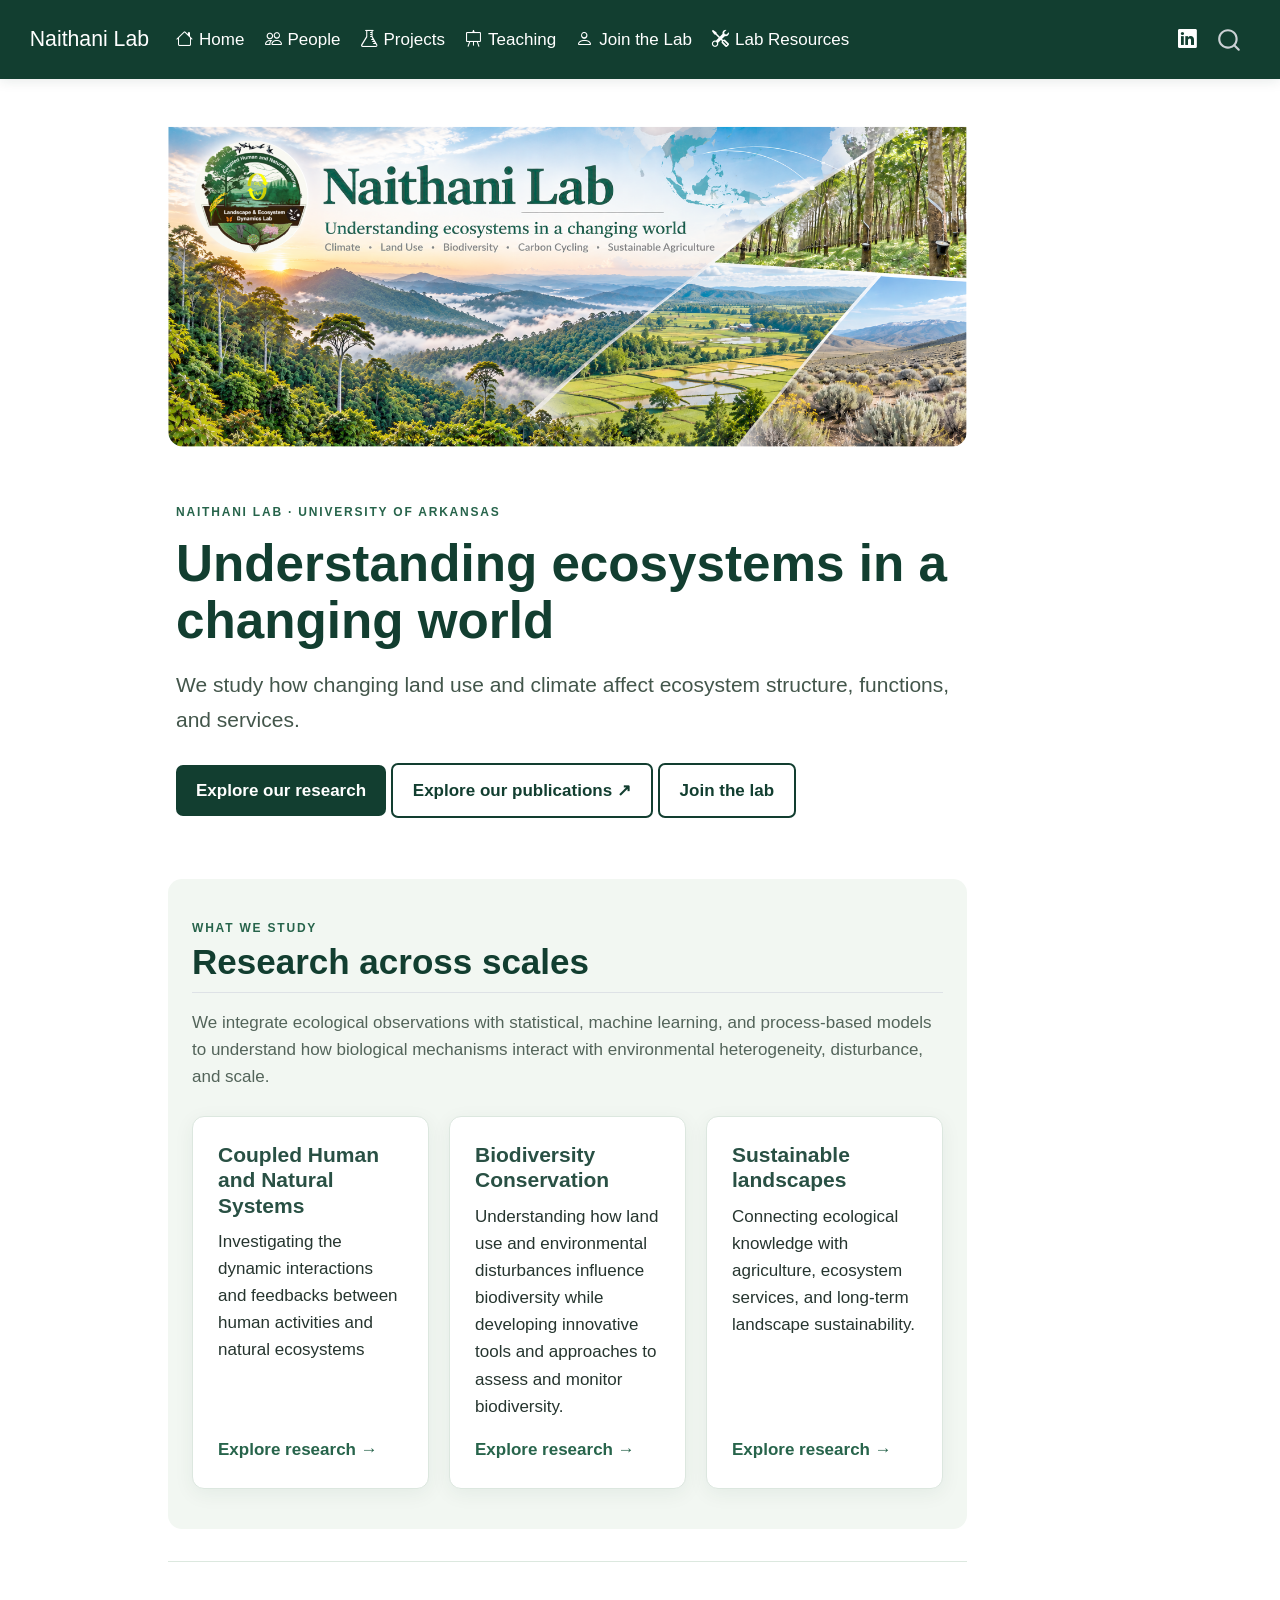
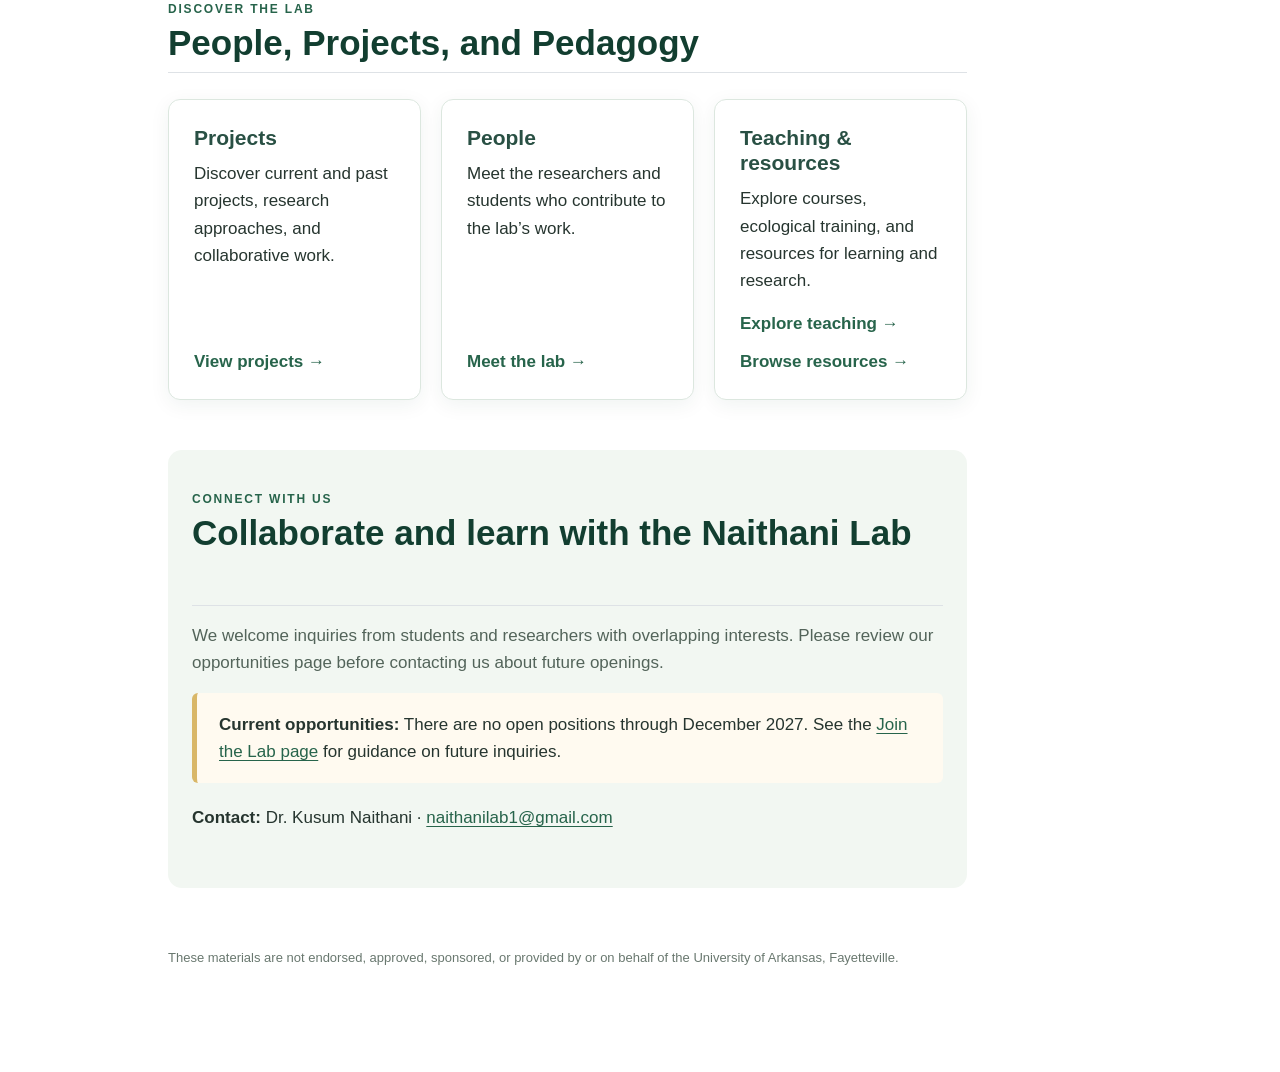
<file: docs/index.html>
<!DOCTYPE html>
<html xmlns="http://www.w3.org/1999/xhtml" lang="en" xml:lang="en"><head>

<meta charset="utf-8">
<meta name="generator" content="quarto-1.10.18">

<meta name="viewport" content="width=device-width, initial-scale=1.0, user-scalable=yes">


<title>Naithani Lab</title>
<style>
/* Default styles provided by pandoc.
** See https://pandoc.org/MANUAL.html#variables-for-html for config info.
*/
span.smallcaps{font-variant: small-caps;}
div.columns{display: flex; gap: 1.5em;}
div.column{flex: auto;}
@media screen {
div.columns{gap: min(4vw, 1.5em);}
div.column{overflow-x: auto;}
}
div.hanging-indent{margin-left: 1.5em; text-indent: -1.5em;}
ul.task-list{list-style: none;}
ul.task-list li input[type="checkbox"] {
  width: 0.8em;
  margin: 0 0.8em 0.2em -1em; /* quarto-specific, see https://github.com/quarto-dev/quarto-cli/issues/4556 */ 
  vertical-align: middle;
}
</style>


<script src="site_libs/quarto-nav/quarto-nav.js"></script>
<script src="site_libs/quarto-nav/headroom.min.js"></script>
<script src="site_libs/clipboard/clipboard.min.js"></script>
<script src="site_libs/quarto-search/autocomplete.umd.js"></script>
<script src="site_libs/quarto-search/fuse.min.js"></script>
<script src="site_libs/quarto-search/quarto-search.js"></script>
<meta name="quarto:offset" content="./">
<script src="site_libs/quarto-html/quarto.js" type="module"></script>
<script src="site_libs/quarto-html/tabsets/tabsets.js" type="module"></script>
<script src="site_libs/quarto-html/popper.min.js"></script>
<script src="site_libs/quarto-html/tippy.umd.min.js"></script>
<script src="site_libs/quarto-html/anchor.min.js"></script>
<link href="site_libs/quarto-html/tippy.css" rel="stylesheet">
<link href="site_libs/quarto-html/quarto-syntax-highlighting-64a204ab8560d761af7679ceaba22944.css" rel="stylesheet" id="quarto-text-highlighting-styles">
<script src="site_libs/bootstrap/bootstrap.min.js"></script>
<link href="site_libs/bootstrap/bootstrap-icons.css" rel="stylesheet">
<link href="site_libs/bootstrap/bootstrap-9d96f532d65220ca877c0304385df42f.min.css" rel="stylesheet" append-hash="true" id="quarto-bootstrap" data-mode="light">
<script id="quarto-search-options" type="application/json">{
  "location": "navbar",
  "copy-button": false,
  "collapse-after": 3,
  "panel-placement": "end",
  "type": "overlay",
  "limit": 50,
  "keyboard-shortcut": [
    "f",
    "/",
    "s"
  ],
  "show-item-context": false,
  "language": {
    "search-no-results-text": "No results",
    "search-matching-documents-text": "matching documents",
    "search-copy-link-title": "Copy link to search",
    "search-hide-matches-text": "Hide additional matches",
    "search-more-match-text": "more match in this document",
    "search-more-matches-text": "more matches in this document",
    "search-clear-button-title": "Clear",
    "search-text-placeholder": "",
    "search-detached-cancel-button-title": "Cancel",
    "search-submit-button-title": "Submit",
    "search-label": "Search"
  }
}</script>


<link rel="stylesheet" href="assets/style.css">
</head>

<body class="nav-fixed quarto-light">

<div id="quarto-search-results"></div>
  <header id="quarto-header" class="headroom fixed-top">
    <nav class="navbar navbar-expand-lg " data-bs-theme="dark">
      <div class="navbar-container container-fluid">
      <div class="navbar-brand-container mx-auto">
    <a class="navbar-brand" href="./index.html">
    <span class="navbar-title">Naithani Lab</span>
    </a>
  </div>
            <div id="quarto-search" class="" title="Search"></div>
          <button class="navbar-toggler" type="button" data-bs-toggle="collapse" data-bs-target="#navbarCollapse" aria-controls="navbarCollapse" role="menu" aria-expanded="false" aria-label="Toggle navigation" onclick="if (window.quartoToggleHeadroom) { window.quartoToggleHeadroom(); }">
  <span class="navbar-toggler-icon"></span>
</button>
          <div class="collapse navbar-collapse" id="navbarCollapse">
            <ul class="navbar-nav navbar-nav-scroll me-auto">
  <li class="nav-item">
    <a class="nav-link active" href="./index.html" aria-current="page"> <i class="bi bi-house" role="img">
</i> 
<span class="menu-text">Home</span></a>
  </li>  
  <li class="nav-item">
    <a class="nav-link" href="./People.html"> <i class="bi bi-people" role="img">
</i> 
<span class="menu-text">People</span></a>
  </li>  
  <li class="nav-item">
    <a class="nav-link" href="./Projects.html"> <i class="bi bi-flask" role="img">
</i> 
<span class="menu-text">Projects</span></a>
  </li>  
  <li class="nav-item">
    <a class="nav-link" href="./Teaching.html"> <i class="bi bi-easel" role="img">
</i> 
<span class="menu-text">Teaching</span></a>
  </li>  
  <li class="nav-item">
    <a class="nav-link" href="./Positions.html"> <i class="bi bi-person" role="img">
</i> 
<span class="menu-text">Join the Lab</span></a>
  </li>  
  <li class="nav-item">
    <a class="nav-link" href="./Resources.html"> <i class="bi bi-tools" role="img">
</i> 
<span class="menu-text">Lab Resources</span></a>
  </li>  
</ul>
            <ul class="navbar-nav navbar-nav-scroll ms-auto">
  <li class="nav-item compact">
    <a class="nav-link" href="https://www.linkedin.com/in/kusum-naithani-834ba013a/"> <i class="bi bi-linkedin" role="img">
</i> 
<span class="menu-text"></span></a>
  </li>  
</ul>
          </div> <!-- /navcollapse -->
            <div class="quarto-navbar-tools">
</div>
      </div> <!-- /container-fluid -->
    </nav>
</header>
<!-- content -->
<div id="quarto-content" class="quarto-container page-columns page-rows-contents page-layout-article page-navbar">
<!-- sidebar -->
<!-- margin-sidebar -->
    <div id="quarto-margin-sidebar" class="sidebar margin-sidebar zindex-bottom">
        
    </div>
<!-- main -->
<main class="content" id="quarto-document-content"><header id="title-block-header" class="quarto-title-block"></header>




<div class="lab-banner">
<p><img src="images/banner.png" alt="Naithani Lab banner featuring tropical forests, rubber plantations, agricultural fields, and sagebrush ecosystems"></p>
</div>
<section class="lab-hero" aria-labelledby="lab-hero-title">
<div class="lab-eyebrow">
Naithani Lab · University of Arkansas
</div>
<h1 id="lab-hero-title">
Understanding ecosystems in a changing world
</h1>
<p class="lab-intro">
We study how changing land use and climate affect ecosystem structure, functions, and services.
</p>
<div class="lab-actions">
<p><a href="Projects.html">Explore our research</a> <a href="https://scholar.google.com/citations?user=t1udHZoAAAAJ" target="_blank" rel="noopener noreferrer" class="secondary">Explore our publications ↗</a> <a href="Positions.html" class="secondary">Join the lab</a></p>
</div>
</section>
<section class="lab-section alt" aria-labelledby="themes-title">
<div class="lab-eyebrow">
What we study
</div>
<h2 id="themes-title" class="anchored">
Research across scales
</h2>
<p class="section-intro">
We integrate ecological observations with statistical, machine learning, and process-based models to understand how biological mechanisms interact with environmental heterogeneity, disturbance, and scale.
</p>
<div class="lab-grid">
<div class="lab-card">
<h3 class="anchored">
Coupled Human and Natural Systems
</h3>
<p>
Investigating the dynamic interactions and feedbacks between human activities and natural ecosystems
</p>
<a href="Projects.html">Explore research →</a>
</div>
<div class="lab-card">
<h3 class="anchored">
Biodiversity Conservation
</h3>
<p>
Understanding how land use and environmental disturbances influence biodiversity while developing innovative tools and approaches to assess and monitor biodiversity.
</p>
<a href="Projects.html">Explore research →</a>
</div>
<div class="lab-card">
<h3 class="anchored">
Sustainable landscapes
</h3>
<p>
Connecting ecological knowledge with agriculture, ecosystem services, and long-term landscape sustainability.
</p>
<a href="Projects.html">Explore research →</a>
</div>
</div>
</section>
<section class="lab-section" aria-labelledby="explore-title">
<div class="lab-eyebrow">
Discover the lab
</div>
<h2 id="explore-title" class="anchored">
People, Projects, and Pedagogy
</h2>
<div class="lab-grid">
<div class="lab-card">
<h3 class="anchored">
Projects
</h3>
<p>
Discover current and past projects, research approaches, and collaborative work.
</p>
<a href="Projects.html">View projects →</a>
</div>
<div class="lab-card">
<h3 class="anchored">
People
</h3>
<p>
Meet the researchers and students who contribute to the lab’s work.
</p>
<a href="People.html">Meet the lab →</a>
</div>
<div class="lab-card">
<h3 class="anchored">
Teaching &amp; resources
</h3>
<p>
Explore courses, ecological training, and resources for learning and research.
</p>
<a href="Teaching.html">Explore teaching →</a><a href="Resources.html" style="margin-top:12px">Browse resources →</a>
</div>
</div>
</section>
<section class="lab-section alt" aria-labelledby="connect-title">
<div class="lab-eyebrow">
Connect with us
</div>
<h2 id="connect-title" class="anchored">
Collaborate and learn with the Naithani Lab
</h2>
<p class="section-intro">
We welcome inquiries from students and researchers with overlapping interests. Please review our opportunities page before contacting us about future openings.
</p>
<div class="lab-notice">
<strong>Current opportunities:</strong> There are no open positions through December 2027. See the <a href="Positions.html">Join the Lab page</a> for guidance on future inquiries.
</div>
<p style="margin-top:22px">
<strong>Contact:</strong> Dr.&nbsp;Kusum Naithani · <a href="mailto:naithanilab1@gmail.com">naithanilab1@gmail.com</a>
</p>
</section>
<div class="lab-footer">
These materials are not endorsed, approved, sponsored, or provided by or on behalf of the University of Arkansas, Fayetteville.
</div>



</main> <!-- /main -->
<script id="quarto-html-after-body" type="application/javascript">
  window.document.addEventListener("DOMContentLoaded", function (event) {
    const icon = "";
    const anchorJS = new window.AnchorJS();
    anchorJS.options = {
      placement: 'right',
      icon: icon
    };
    anchorJS.add('.anchored');
    const isCodeAnnotation = (el) => {
      for (const clz of el.classList) {
        if (clz.startsWith('code-annotation-')) {                     
          return true;
        }
      }
      return false;
    }
    const onCopySuccess = function(e) {
      // button target
      const button = e.trigger;
      // don't keep focus
      button.blur();
      // flash "checked"
      button.classList.add('code-copy-button-checked');
      var currentTitle = button.getAttribute("title");
      button.setAttribute("title", "Copied!");
      let tooltip;
      if (window.bootstrap) {
        button.setAttribute("data-bs-toggle", "tooltip");
        button.setAttribute("data-bs-placement", "left");
        button.setAttribute("data-bs-title", "Copied!");
        tooltip = new bootstrap.Tooltip(button, 
          { trigger: "manual", 
            customClass: "code-copy-button-tooltip",
            offset: [0, -8]});
        tooltip.show();    
      }
      setTimeout(function() {
        if (tooltip) {
          tooltip.hide();
          button.removeAttribute("data-bs-title");
          button.removeAttribute("data-bs-toggle");
          button.removeAttribute("data-bs-placement");
        }
        button.setAttribute("title", currentTitle);
        button.classList.remove('code-copy-button-checked');
      }, 1000);
      // clear code selection
      e.clearSelection();
    }
    const getTextToCopy = function(trigger) {
      const outerScaffold = trigger.parentElement.cloneNode(true);
      const codeEl = outerScaffold.querySelector('code');
      for (const childEl of codeEl.children) {
        if (isCodeAnnotation(childEl)) {
          childEl.remove();
        }
      }
      return codeEl.innerText;
    }
    const clipboard = new window.ClipboardJS('.code-copy-button:not([data-in-quarto-modal])', {
      text: getTextToCopy
    });
    clipboard.on('success', onCopySuccess);
    if (window.document.getElementById('quarto-embedded-source-code-modal')) {
      const clipboardModal = new window.ClipboardJS('.code-copy-button[data-in-quarto-modal]', {
        text: getTextToCopy,
        container: window.document.getElementById('quarto-embedded-source-code-modal')
      });
      clipboardModal.on('success', onCopySuccess);
    }
      var localhostRegex = new RegExp(/^(?:http|https):\/\/localhost\:?[0-9]*\//);
      var mailtoRegex = new RegExp(/^mailto:/);
        var filterRegex = new RegExp('/' + window.location.host + '/');
      var isInternal = (href) => {
          return filterRegex.test(href) || localhostRegex.test(href) || mailtoRegex.test(href);
      }
      // Inspect non-navigation links and adorn them if external
     var links = window.document.querySelectorAll('a[href]:not(.nav-link):not(.navbar-brand):not(.toc-action):not(.sidebar-link):not(.sidebar-item-toggle):not(.pagination-link):not(.no-external):not([aria-hidden]):not(.dropdown-item):not(.quarto-navigation-tool):not(.about-link)');
      for (var i=0; i<links.length; i++) {
        const link = links[i];
        if (!isInternal(link.href)) {
          // undo the damage that might have been done by quarto-nav.js in the case of
          // links that we want to consider external
          if (link.dataset.originalHref !== undefined) {
            link.href = link.dataset.originalHref;
          }
        }
      }
    function tippyHover(el, contentFn, onTriggerFn, onUntriggerFn) {
      const config = {
        allowHTML: true,
        maxWidth: 500,
        delay: 100,
        arrow: false,
        appendTo: function(el) {
            return el.parentElement;
        },
        interactive: true,
        interactiveBorder: 10,
        theme: 'quarto',
        placement: 'bottom-start',
      };
      if (contentFn) {
        config.content = contentFn;
      }
      if (onTriggerFn) {
        config.onTrigger = onTriggerFn;
      }
      if (onUntriggerFn) {
        config.onUntrigger = onUntriggerFn;
      }
      window.tippy(el, config); 
    }
    const noterefs = window.document.querySelectorAll('a[role="doc-noteref"]');
    for (var i=0; i<noterefs.length; i++) {
      const ref = noterefs[i];
      tippyHover(ref, function() {
        // use id or data attribute instead here
        let href = ref.getAttribute('data-footnote-href') || ref.getAttribute('href');
        try { href = new URL(href).hash; } catch {}
        const id = href.replace(/^#\/?/, "");
        const note = window.document.getElementById(id);
        if (note) {
          return note.innerHTML;
        } else {
          return "";
        }
      });
    }
    const xrefs = window.document.querySelectorAll('a.quarto-xref');
    const processXRef = (id, note) => {
      // Strip column container classes
      const stripColumnClz = (el) => {
        el.classList.remove("page-full", "page-columns");
        if (el.children) {
          for (const child of el.children) {
            stripColumnClz(child);
          }
        }
      }
      stripColumnClz(note)
      if (id === null || id.startsWith('sec-')) {
        // Special case sections, only their first couple elements
        const container = document.createElement("div");
        if (note.children && note.children.length > 2) {
          container.appendChild(note.children[0].cloneNode(true));
          for (let i = 1; i < note.children.length; i++) {
            const child = note.children[i];
            if (child.tagName === "P" && child.innerText === "") {
              continue;
            } else {
              container.appendChild(child.cloneNode(true));
              break;
            }
          }
          if (window.Quarto?.typesetMath) {
            window.Quarto.typesetMath(container);
          }
          return container.innerHTML
        } else {
          if (window.Quarto?.typesetMath) {
            window.Quarto.typesetMath(note);
          }
          return note.innerHTML;
        }
      } else {
        // Remove any anchor links if they are present
        const anchorLink = note.querySelector('a.anchorjs-link');
        if (anchorLink) {
          anchorLink.remove();
        }
        if (window.Quarto?.typesetMath) {
          window.Quarto.typesetMath(note);
        }
        if (note.classList.contains("callout")) {
          return note.outerHTML;
        } else {
          return note.innerHTML;
        }
      }
    }
    for (var i=0; i<xrefs.length; i++) {
      const xref = xrefs[i];
      tippyHover(xref, undefined, function(instance) {
        instance.disable();
        let url = xref.getAttribute('href');
        let hash = undefined; 
        if (url.startsWith('#')) {
          hash = url;
        } else {
          try { hash = new URL(url).hash; } catch {}
        }
        if (hash) {
          const id = hash.replace(/^#\/?/, "");
          const note = window.document.getElementById(id);
          if (note !== null) {
            try {
              const html = processXRef(id, note.cloneNode(true));
              instance.setContent(html);
            } finally {
              instance.enable();
              instance.show();
            }
          } else {
            // See if we can fetch this
            fetch(url.split('#')[0])
            .then(res => res.text())
            .then(html => {
              const parser = new DOMParser();
              const htmlDoc = parser.parseFromString(html, "text/html");
              const note = htmlDoc.getElementById(id);
              if (note !== null) {
                const html = processXRef(id, note);
                instance.setContent(html);
              } 
            }).finally(() => {
              instance.enable();
              instance.show();
            });
          }
        } else {
          // See if we can fetch a full url (with no hash to target)
          // This is a special case and we should probably do some content thinning / targeting
          fetch(url)
          .then(res => res.text())
          .then(html => {
            const parser = new DOMParser();
            const htmlDoc = parser.parseFromString(html, "text/html");
            const note = htmlDoc.querySelector('main.content');
            if (note !== null) {
              // This should only happen for chapter cross references
              // (since there is no id in the URL)
              // remove the first header
              if (note.children.length > 0 && note.children[0].tagName === "HEADER") {
                note.children[0].remove();
              }
              const html = processXRef(null, note);
              instance.setContent(html);
            } 
          }).finally(() => {
            instance.enable();
            instance.show();
          });
        }
      }, function(instance) {
      });
    }
        let selectedAnnoteEl;
        const selectorForAnnotation = ( cell, annotation) => {
          let cellAttr = 'data-code-cell="' + cell + '"';
          let lineAttr = 'data-code-annotation="' +  annotation + '"';
          const selector = 'span[' + cellAttr + '][' + lineAttr + ']';
          return selector;
        }
        const selectCodeLines = (annoteEl) => {
          const doc = window.document;
          const targetCell = annoteEl.getAttribute("data-target-cell");
          const targetAnnotation = annoteEl.getAttribute("data-target-annotation");
          const annoteSpan = window.document.querySelector(selectorForAnnotation(targetCell, targetAnnotation));
          const lines = annoteSpan.getAttribute("data-code-lines").split(",");
          const lineIds = lines.map((line) => {
            return targetCell + "-" + line;
          })
          let top = null;
          let height = null;
          let parent = null;
          if (lineIds.length > 0) {
              //compute the position of the single el (top and bottom and make a div)
              const el = window.document.getElementById(lineIds[0]);
              top = el.offsetTop;
              height = el.offsetHeight;
              parent = el.parentElement.parentElement;
            if (lineIds.length > 1) {
              const lastEl = window.document.getElementById(lineIds[lineIds.length - 1]);
              const bottom = lastEl.offsetTop + lastEl.offsetHeight;
              height = bottom - top;
            }
            if (top !== null && height !== null && parent !== null) {
              // cook up a div (if necessary) and position it 
              let div = window.document.getElementById("code-annotation-line-highlight");
              if (div === null) {
                div = window.document.createElement("div");
                div.setAttribute("id", "code-annotation-line-highlight");
                div.style.position = 'absolute';
                parent.appendChild(div);
              }
              div.style.top = top - 2 + "px";
              div.style.height = height + 4 + "px";
              div.style.left = 0;
              let gutterDiv = window.document.getElementById("code-annotation-line-highlight-gutter");
              if (gutterDiv === null) {
                gutterDiv = window.document.createElement("div");
                gutterDiv.setAttribute("id", "code-annotation-line-highlight-gutter");
                gutterDiv.style.position = 'absolute';
                const codeCell = window.document.getElementById(targetCell);
                const gutter = codeCell.querySelector('.code-annotation-gutter');
                gutter.appendChild(gutterDiv);
              }
              gutterDiv.style.top = top - 2 + "px";
              gutterDiv.style.height = height + 4 + "px";
            }
            selectedAnnoteEl = annoteEl;
          }
        };
        const unselectCodeLines = () => {
          const elementsIds = ["code-annotation-line-highlight", "code-annotation-line-highlight-gutter"];
          elementsIds.forEach((elId) => {
            const div = window.document.getElementById(elId);
            if (div) {
              div.remove();
            }
          });
          selectedAnnoteEl = undefined;
        };
          // Handle positioning of the toggle
      window.addEventListener(
        "resize",
        throttle(() => {
          elRect = undefined;
          if (selectedAnnoteEl) {
            selectCodeLines(selectedAnnoteEl);
          }
        }, 10)
      );
      function throttle(fn, ms) {
      let throttle = false;
      let timer;
        return (...args) => {
          if(!throttle) { // first call gets through
              fn.apply(this, args);
              throttle = true;
          } else { // all the others get throttled
              if(timer) clearTimeout(timer); // cancel #2
              timer = setTimeout(() => {
                fn.apply(this, args);
                timer = throttle = false;
              }, ms);
          }
        };
      }
        // Attach click handler to the DT
        const annoteDls = window.document.querySelectorAll('dt[data-target-cell]');
        for (const annoteDlNode of annoteDls) {
          annoteDlNode.addEventListener('click', (event) => {
            const clickedEl = event.target;
            if (clickedEl !== selectedAnnoteEl) {
              unselectCodeLines();
              const activeEl = window.document.querySelector('dt[data-target-cell].code-annotation-active');
              if (activeEl) {
                activeEl.classList.remove('code-annotation-active');
              }
              selectCodeLines(clickedEl);
              clickedEl.classList.add('code-annotation-active');
            } else {
              // Unselect the line
              unselectCodeLines();
              clickedEl.classList.remove('code-annotation-active');
            }
          });
        }
    const findCites = (el) => {
      const parentEl = el.parentElement;
      if (parentEl) {
        const cites = parentEl.dataset.cites;
        if (cites) {
          return {
            el,
            cites: cites.split(' ')
          };
        } else {
          return findCites(el.parentElement)
        }
      } else {
        return undefined;
      }
    };
    var bibliorefs = window.document.querySelectorAll('a[role="doc-biblioref"]');
    for (var i=0; i<bibliorefs.length; i++) {
      const ref = bibliorefs[i];
      const citeInfo = findCites(ref);
      if (citeInfo) {
        tippyHover(citeInfo.el, function() {
          var popup = window.document.createElement('div');
          citeInfo.cites.forEach(function(cite) {
            var citeDiv = window.document.createElement('div');
            citeDiv.classList.add('hanging-indent');
            citeDiv.classList.add('csl-entry');
            var biblioDiv = window.document.getElementById('ref-' + cite);
            if (biblioDiv) {
              citeDiv.innerHTML = biblioDiv.innerHTML;
            }
            popup.appendChild(citeDiv);
          });
          return popup.innerHTML;
        });
      }
    }
  });
  </script>
</div> <!-- /content -->




</body></html>
</file>
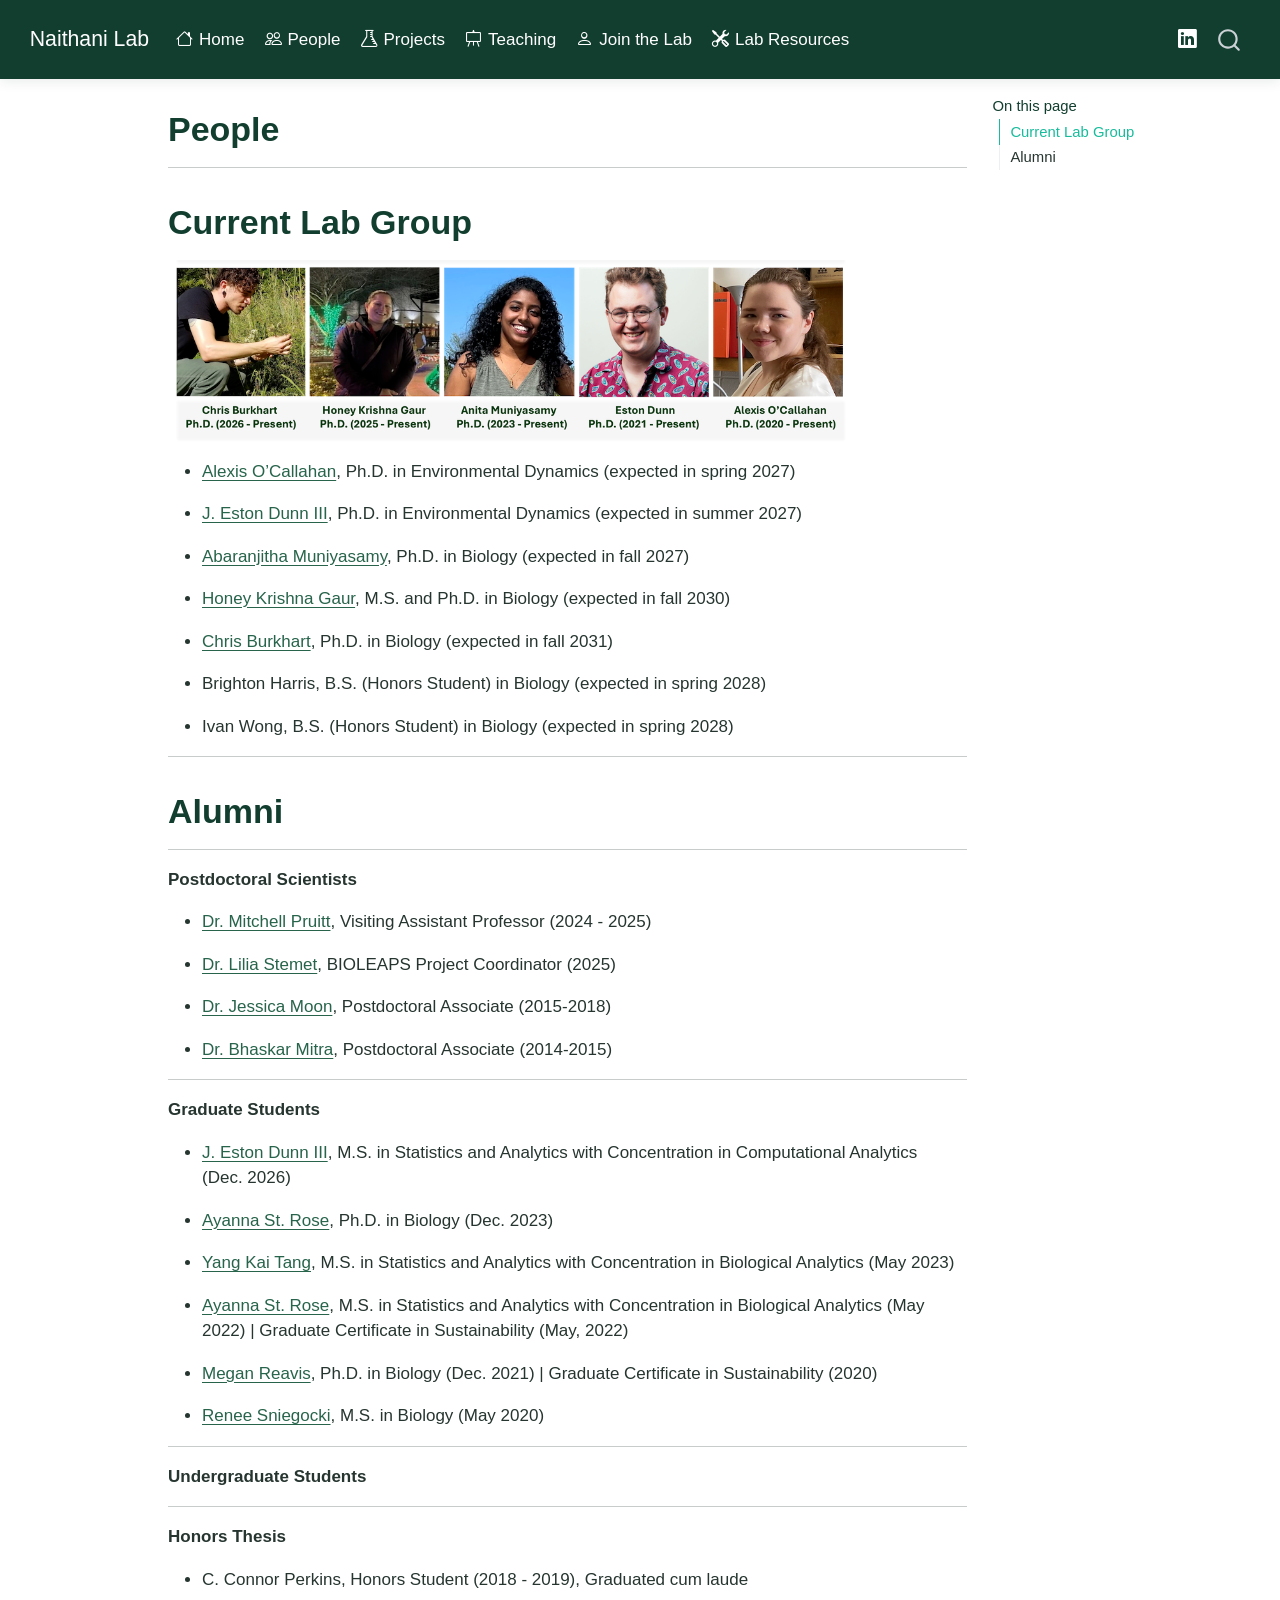
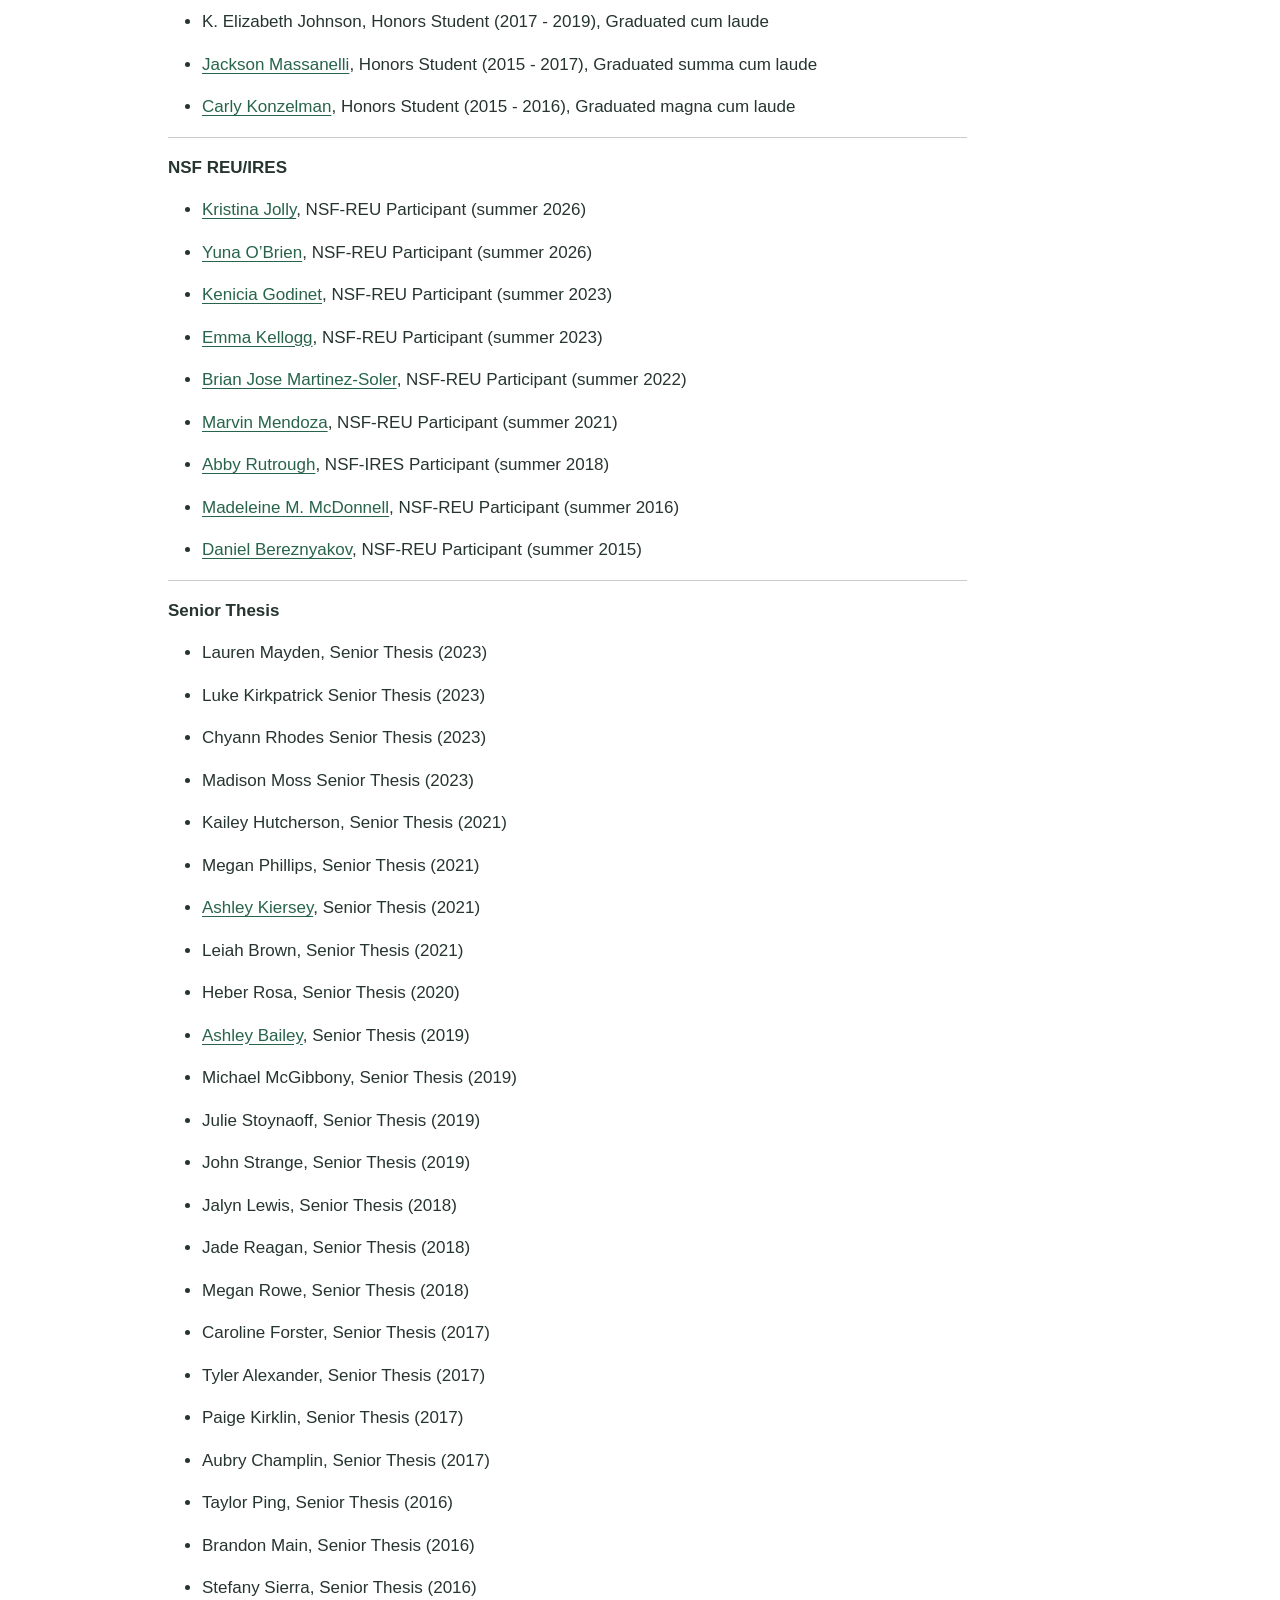
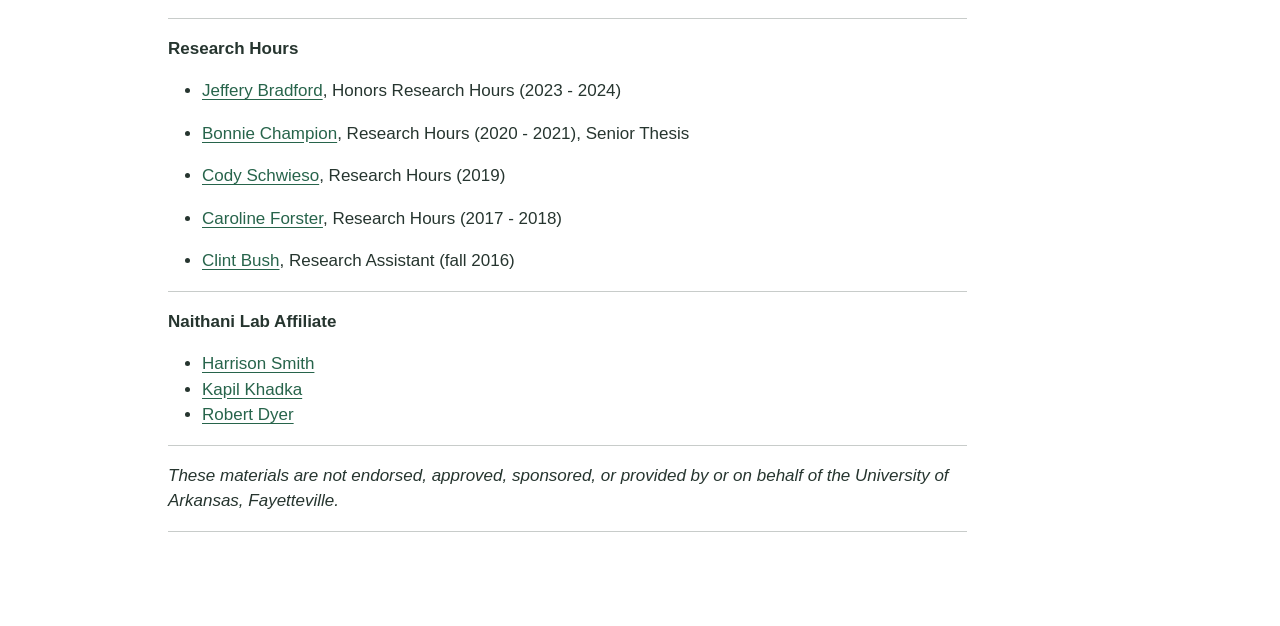
<file: docs/People.html>
<!DOCTYPE html>
<html xmlns="http://www.w3.org/1999/xhtml" lang="en" xml:lang="en"><head>

<meta charset="utf-8">
<meta name="generator" content="quarto-1.10.18">

<meta name="viewport" content="width=device-width, initial-scale=1.0, user-scalable=yes">


<title>People – Naithani Lab</title>
<style>
/* Default styles provided by pandoc.
** See https://pandoc.org/MANUAL.html#variables-for-html for config info.
*/
span.smallcaps{font-variant: small-caps;}
div.columns{display: flex; gap: 1.5em;}
div.column{flex: auto;}
@media screen {
div.columns{gap: min(4vw, 1.5em);}
div.column{overflow-x: auto;}
}
div.hanging-indent{margin-left: 1.5em; text-indent: -1.5em;}
ul.task-list{list-style: none;}
ul.task-list li input[type="checkbox"] {
  width: 0.8em;
  margin: 0 0.8em 0.2em -1em; /* quarto-specific, see https://github.com/quarto-dev/quarto-cli/issues/4556 */ 
  vertical-align: middle;
}
</style>


<script src="site_libs/quarto-nav/quarto-nav.js"></script>
<script src="site_libs/quarto-nav/headroom.min.js"></script>
<script src="site_libs/clipboard/clipboard.min.js"></script>
<script src="site_libs/quarto-search/autocomplete.umd.js"></script>
<script src="site_libs/quarto-search/fuse.min.js"></script>
<script src="site_libs/quarto-search/quarto-search.js"></script>
<meta name="quarto:offset" content="./">
<script src="site_libs/quarto-html/quarto.js" type="module"></script>
<script src="site_libs/quarto-html/tabsets/tabsets.js" type="module"></script>
<script src="site_libs/quarto-html/popper.min.js"></script>
<script src="site_libs/quarto-html/tippy.umd.min.js"></script>
<script src="site_libs/quarto-html/anchor.min.js"></script>
<link href="site_libs/quarto-html/tippy.css" rel="stylesheet">
<link href="site_libs/quarto-html/quarto-syntax-highlighting-64a204ab8560d761af7679ceaba22944.css" rel="stylesheet" id="quarto-text-highlighting-styles">
<script src="site_libs/bootstrap/bootstrap.min.js"></script>
<link href="site_libs/bootstrap/bootstrap-icons.css" rel="stylesheet">
<link href="site_libs/bootstrap/bootstrap-9d96f532d65220ca877c0304385df42f.min.css" rel="stylesheet" append-hash="true" id="quarto-bootstrap" data-mode="light">
<script id="quarto-search-options" type="application/json">{
  "location": "navbar",
  "copy-button": false,
  "collapse-after": 3,
  "panel-placement": "end",
  "type": "overlay",
  "limit": 50,
  "keyboard-shortcut": [
    "f",
    "/",
    "s"
  ],
  "show-item-context": false,
  "language": {
    "search-no-results-text": "No results",
    "search-matching-documents-text": "matching documents",
    "search-copy-link-title": "Copy link to search",
    "search-hide-matches-text": "Hide additional matches",
    "search-more-match-text": "more match in this document",
    "search-more-matches-text": "more matches in this document",
    "search-clear-button-title": "Clear",
    "search-text-placeholder": "",
    "search-detached-cancel-button-title": "Cancel",
    "search-submit-button-title": "Submit",
    "search-label": "Search"
  }
}</script>


<link rel="stylesheet" href="assets/style.css">
</head>

<body class="nav-fixed quarto-light">

<div id="quarto-search-results"></div>
  <header id="quarto-header" class="headroom fixed-top">
    <nav class="navbar navbar-expand-lg " data-bs-theme="dark">
      <div class="navbar-container container-fluid">
      <div class="navbar-brand-container mx-auto">
    <a class="navbar-brand" href="./index.html">
    <span class="navbar-title">Naithani Lab</span>
    </a>
  </div>
            <div id="quarto-search" class="" title="Search"></div>
          <button class="navbar-toggler" type="button" data-bs-toggle="collapse" data-bs-target="#navbarCollapse" aria-controls="navbarCollapse" role="menu" aria-expanded="false" aria-label="Toggle navigation" onclick="if (window.quartoToggleHeadroom) { window.quartoToggleHeadroom(); }">
  <span class="navbar-toggler-icon"></span>
</button>
          <div class="collapse navbar-collapse" id="navbarCollapse">
            <ul class="navbar-nav navbar-nav-scroll me-auto">
  <li class="nav-item">
    <a class="nav-link" href="./index.html"> <i class="bi bi-house" role="img">
</i> 
<span class="menu-text">Home</span></a>
  </li>  
  <li class="nav-item">
    <a class="nav-link active" href="./People.html" aria-current="page"> <i class="bi bi-people" role="img">
</i> 
<span class="menu-text">People</span></a>
  </li>  
  <li class="nav-item">
    <a class="nav-link" href="./Projects.html"> <i class="bi bi-flask" role="img">
</i> 
<span class="menu-text">Projects</span></a>
  </li>  
  <li class="nav-item">
    <a class="nav-link" href="./Teaching.html"> <i class="bi bi-easel" role="img">
</i> 
<span class="menu-text">Teaching</span></a>
  </li>  
  <li class="nav-item">
    <a class="nav-link" href="./Positions.html"> <i class="bi bi-person" role="img">
</i> 
<span class="menu-text">Join the Lab</span></a>
  </li>  
  <li class="nav-item">
    <a class="nav-link" href="./Resources.html"> <i class="bi bi-tools" role="img">
</i> 
<span class="menu-text">Lab Resources</span></a>
  </li>  
</ul>
            <ul class="navbar-nav navbar-nav-scroll ms-auto">
  <li class="nav-item compact">
    <a class="nav-link" href="https://www.linkedin.com/in/kusum-naithani-834ba013a/"> <i class="bi bi-linkedin" role="img">
</i> 
<span class="menu-text"></span></a>
  </li>  
</ul>
          </div> <!-- /navcollapse -->
            <div class="quarto-navbar-tools">
</div>
      </div> <!-- /container-fluid -->
    </nav>
</header>
<!-- content -->
<div id="quarto-content" class="quarto-container page-columns page-rows-contents page-layout-article page-navbar">
<!-- sidebar -->
<!-- margin-sidebar -->
    <div id="quarto-margin-sidebar" class="sidebar margin-sidebar">
        <nav id="TOC" role="doc-toc" class="toc-active">
    <h2 id="toc-title">On this page</h2>
   
  <ul>
  <li><a href="#current-lab-group" id="toc-current-lab-group" class="nav-link active" data-scroll-target="#current-lab-group">Current Lab Group</a></li>
  <li><a href="#alumni" id="toc-alumni" class="nav-link" data-scroll-target="#alumni">Alumni</a></li>
  </ul>
</nav>
    </div>
<!-- main -->
<main class="content" id="quarto-document-content">

<header id="title-block-header" class="quarto-title-block default">
<div class="quarto-title">
<h1 class="title">People</h1>
</div>



<div class="quarto-title-meta">

    
  
    
  </div>
  


</header>


<hr>
<section id="current-lab-group" class="level1">
<h1>Current Lab Group</h1>
<p><img src="images/People.png" class="img-fluid" style="width:85.0%"></p>
<ul>
<li><p><a href="https://www.linkedin.com/in/alexis-o-callahan/" target="_blank" rel="noopener noreferrer">Alexis O’Callahan</a>, Ph.D.&nbsp;in Environmental Dynamics (expected in spring 2027)</p></li>
<li><p><a href="https://www.linkedin.com/in/j-eston-dunn-iii-0a132a138/" target="_blank" rel="noopener noreferrer">J. Eston Dunn III</a>, Ph.D.&nbsp;in Environmental Dynamics (expected in summer 2027)</p></li>
<li><p><a href="https://www.linkedin.com/in/abaranjitha-muniyasamy-325a6b115/" target="_blank" rel="noopener noreferrer">Abaranjitha Muniyasamy</a>, Ph.D.&nbsp;in Biology (expected in fall 2027)</p></li>
<li><p><a href="https://www.linkedin.com/in/honey-krishna-gaur-255032306/" target="_blank" rel="noopener noreferrer">Honey Krishna Gaur</a>, M.S. and Ph.D.&nbsp;in Biology (expected in fall 2030)</p></li>
<li><p><a href="https://www.linkedin.com/in/crburkhart/" target="_blank" rel="noopener noreferrer">Chris Burkhart</a>, Ph.D.&nbsp;in Biology (expected in fall 2031)</p></li>
<li><p>Brighton Harris, B.S. (Honors Student) in Biology (expected in spring 2028)</p></li>
<li><p>Ivan Wong, B.S. (Honors Student) in Biology (expected in spring 2028)</p></li>
</ul>
<hr>
</section>
<section id="alumni" class="level1">
<h1>Alumni</h1>
<hr>
<p><strong>Postdoctoral Scientists</strong></p>
<ul>
<li><p><a href="https://www.linkedin.com/in/mitchell-pruitt-ph-d-32411b59/" target="_blank" rel="noopener noreferrer">Dr.&nbsp;Mitchell Pruitt</a>, Visiting Assistant Professor (2024 - 2025)</p></li>
<li><p><a href="https://www.linkedin.com/in/liliastemet/" target="_blank" rel="noopener noreferrer">Dr.&nbsp;Lilia Stemet</a>, BIOLEAPS Project Coordinator (2025)</p></li>
<li><p><a href="https://sites.google.com/view/jessicabmoon/people?authuser=0" target="_blank" rel="noopener noreferrer">Dr.&nbsp;Jessica Moon</a>, Postdoctoral Associate (2015-2018)</p></li>
<li><p><a href="https://www.linkedin.com/in/bhaskar-mitra-0652b227/" target="_blank" rel="noopener noreferrer">Dr.&nbsp;Bhaskar Mitra</a>, Postdoctoral Associate (2014-2015)</p></li>
</ul>
<hr>
<p><strong>Graduate Students</strong></p>
<ul>
<li><p><a href="https://www.linkedin.com/in/j-eston-dunn-iii-0a132a138/" target="_blank" rel="noopener noreferrer">J. Eston Dunn III</a>, M.S. in Statistics and Analytics with Concentration in Computational Analytics (Dec.&nbsp;2026)</p></li>
<li><p><a href="https://www.linkedin.com/in/strose-ayanna/" target="_blank" rel="noopener noreferrer">Ayanna St.&nbsp;Rose</a>, Ph.D.&nbsp;in Biology (Dec.&nbsp;2023)</p></li>
<li><p><a href="https://www.linkedin.com/in/yangkaitang/" target="_blank" rel="noopener noreferrer">Yang Kai Tang</a>, M.S. in Statistics and Analytics with Concentration in Biological Analytics (May 2023)</p></li>
<li><p><a href="https://www.linkedin.com/in/strose-ayanna/" target="_blank" rel="noopener noreferrer">Ayanna St.&nbsp;Rose</a>, M.S. in Statistics and Analytics with Concentration in Biological Analytics (May 2022) | Graduate Certificate in Sustainability (May, 2022)</p></li>
<li><p><a href="https://www.linkedin.com/in/megan-reavis/" target="_blank" rel="noopener noreferrer">Megan Reavis</a>, Ph.D.&nbsp;in Biology (Dec.&nbsp;2021) | Graduate Certificate in Sustainability (2020)</p></li>
<li><p><a href="https://www.linkedin.com/in/renee-sniegocki-55a557227/" target="_blank" rel="noopener noreferrer">Renee Sniegocki</a>, M.S. in Biology (May 2020)</p></li>
</ul>
<hr>
<p><strong>Undergraduate Students</strong></p>
<hr>
<p><strong>Honors Thesis</strong></p>
<ul>
<li><p>C. Connor Perkins, Honors Student (2018 - 2019), Graduated cum laude</p></li>
<li><p>K. Elizabeth Johnson, Honors Student (2017 - 2019), Graduated cum laude</p></li>
<li><p><a href="https://www.pearlandpediatrics.com/jackson-massanelli-md-faap" target="_blank" rel="noopener noreferrer">Jackson Massanelli</a>, Honors Student (2015 - 2017), Graduated summa cum laude</p></li>
<li><p><a href="https://www.linkedin.com/in/carly-konzelman-863a7a1a1/" target="_blank" rel="noopener noreferrer">Carly Konzelman</a>, Honors Student (2015 - 2016), Graduated magna cum laude</p></li>
</ul>
<hr>
<p><strong>NSF REU/IRES</strong></p>
<ul>
<li><p><a href="https://www.linkedin.com/in/kristina-jolly/" target="_blank" rel="noopener noreferrer">Kristina Jolly</a>, NSF-REU Participant (summer 2026)</p></li>
<li><p><a href="https://www.linkedin.com/in/yuna-obrien-a5007a277/?skipRedirect=true" target="_blank" rel="noopener noreferrer">Yuna O’Brien</a>, NSF-REU Participant (summer 2026)</p></li>
<li><p><a href="https://www.linkedin.com/in/kenicia-godinet-b5a3a1301/" target="_blank" rel="noopener noreferrer">Kenicia Godinet</a>, NSF-REU Participant (summer 2023)</p></li>
<li><p><a href="https://www.linkedin.com/in/emma-kellogg01/" target="_blank" rel="noopener noreferrer">Emma Kellogg</a>, NSF-REU Participant (summer 2023)</p></li>
<li><p><a href="https://www.linkedin.com/in/brian-mart%C3%ADnez-soler-986a1b223/" target="_blank" rel="noopener noreferrer">Brian Jose Martinez-Soler</a>, NSF-REU Participant (summer 2022)</p></li>
<li><p><a href="https://isletimmunoengineering.miami.edu/people/graduate-students/index.html" target="_blank" rel="noopener noreferrer">Marvin Mendoza</a>, NSF-REU Participant (summer 2021)</p></li>
<li><p><a href="https://www.linkedin.com/in/abigail-rutrough-694655139/" target="_blank" rel="noopener noreferrer">Abby Rutrough</a>, NSF-IRES Participant (summer 2018)</p></li>
<li><p><a href="https://www.linkedin.com/in/mmeadowsmcdonnell/" target="_blank" rel="noopener noreferrer">Madeleine M. McDonnell</a>, NSF-REU Participant (summer 2016)</p></li>
<li><p><a href="https://www.linkedin.com/in/dbereznyakov/" target="_blank" rel="noopener noreferrer">Daniel Bereznyakov</a>, NSF-REU Participant (summer 2015)</p></li>
</ul>
<hr>
<p><strong>Senior Thesis</strong></p>
<ul>
<li><p>Lauren Mayden, Senior Thesis (2023)</p></li>
<li><p>Luke Kirkpatrick Senior Thesis (2023)</p></li>
<li><p>Chyann Rhodes Senior Thesis (2023)</p></li>
<li><p>Madison Moss Senior Thesis (2023)</p></li>
<li><p>Kailey Hutcherson, Senior Thesis (2021)</p></li>
<li><p>Megan Phillips, Senior Thesis (2021)</p></li>
<li><p><a href="https://www.linkedin.com/in/ashley-kiersey-paschal-5189436a/" target="_blank" rel="noopener noreferrer">Ashley Kiersey</a>, Senior Thesis (2021)</p></li>
<li><p>Leiah Brown, Senior Thesis (2021)</p></li>
<li><p>Heber Rosa, Senior Thesis (2020)</p></li>
<li><p><a href="https://www.linkedin.com/in/ashley-bailey-27a226198/" target="_blank" rel="noopener noreferrer">Ashley Bailey</a>, Senior Thesis (2019)</p></li>
<li><p>Michael McGibbony, Senior Thesis (2019)</p></li>
<li><p>Julie Stoynaoff, Senior Thesis (2019)</p></li>
<li><p>John Strange, Senior Thesis (2019)</p></li>
<li><p>Jalyn Lewis, Senior Thesis (2018)</p></li>
<li><p>Jade Reagan, Senior Thesis (2018)</p></li>
<li><p>Megan Rowe, Senior Thesis (2018)</p></li>
<li><p>Caroline Forster, Senior Thesis (2017)</p></li>
<li><p>Tyler Alexander, Senior Thesis (2017)</p></li>
<li><p>Paige Kirklin, Senior Thesis (2017)</p></li>
<li><p>Aubry Champlin, Senior Thesis (2017)</p></li>
<li><p>Taylor Ping, Senior Thesis (2016)</p></li>
<li><p>Brandon Main, Senior Thesis (2016)</p></li>
<li><p>Stefany Sierra, Senior Thesis (2016)</p></li>
</ul>
<hr>
<p><strong>Research Hours</strong></p>
<ul>
<li><p><a href="https://www.linkedin.com/in/jeffrey-bradford-46a373308/" target="_blank" rel="noopener noreferrer">Jeffery Bradford</a>, Honors Research Hours (2023 - 2024)</p></li>
<li><p><a href="https://www.linkedin.com/in/bonnie-champion-b0a670147/" target="_blank" rel="noopener noreferrer">Bonnie Champion</a>, Research Hours (2020 - 2021), Senior Thesis</p></li>
<li><p><a href="https://www.linkedin.com/in/cody-schwieso-146b18183/" target="_blank" rel="noopener noreferrer">Cody Schwieso</a>, Research Hours (2019)</p></li>
<li><p><a href="https://www.linkedin.com/in/caroline-forster-917878160/" target="_blank" rel="noopener noreferrer">Caroline Forster</a>, Research Hours (2017 - 2018)</p></li>
<li><p><a href="https://www.linkedin.com/in/clint-bush-00ba86162/" target="_blank" rel="noopener noreferrer">Clint Bush</a>, Research Assistant (fall 2016)</p></li>
</ul>
<hr>
<p><strong>Naithani Lab Affiliate</strong></p>
<ul>
<li><a href="https://www.linkedin.com/in/harrison-w-smith/" target="_blank" rel="noopener noreferrer">Harrison Smith</a></li>
<li><a href="https://www.linkedin.com/in/kapil-khadka-5898671b9/" target="_blank" rel="noopener noreferrer">Kapil Khadka</a></li>
<li><a href="https://www.linkedin.com/in/robert-dyer-a64771231/" target="_blank" rel="noopener noreferrer">Robert Dyer</a></li>
</ul>
<hr>
<p><em>These materials are not endorsed, approved, sponsored, or provided by or on behalf of the University of Arkansas, Fayetteville.</em></p>
<hr>


</section>

</main> <!-- /main -->
<script id="quarto-html-after-body" type="application/javascript">
  window.document.addEventListener("DOMContentLoaded", function (event) {
    const icon = "";
    const anchorJS = new window.AnchorJS();
    anchorJS.options = {
      placement: 'right',
      icon: icon
    };
    anchorJS.add('.anchored');
    const isCodeAnnotation = (el) => {
      for (const clz of el.classList) {
        if (clz.startsWith('code-annotation-')) {                     
          return true;
        }
      }
      return false;
    }
    const onCopySuccess = function(e) {
      // button target
      const button = e.trigger;
      // don't keep focus
      button.blur();
      // flash "checked"
      button.classList.add('code-copy-button-checked');
      var currentTitle = button.getAttribute("title");
      button.setAttribute("title", "Copied!");
      let tooltip;
      if (window.bootstrap) {
        button.setAttribute("data-bs-toggle", "tooltip");
        button.setAttribute("data-bs-placement", "left");
        button.setAttribute("data-bs-title", "Copied!");
        tooltip = new bootstrap.Tooltip(button, 
          { trigger: "manual", 
            customClass: "code-copy-button-tooltip",
            offset: [0, -8]});
        tooltip.show();    
      }
      setTimeout(function() {
        if (tooltip) {
          tooltip.hide();
          button.removeAttribute("data-bs-title");
          button.removeAttribute("data-bs-toggle");
          button.removeAttribute("data-bs-placement");
        }
        button.setAttribute("title", currentTitle);
        button.classList.remove('code-copy-button-checked');
      }, 1000);
      // clear code selection
      e.clearSelection();
    }
    const getTextToCopy = function(trigger) {
      const outerScaffold = trigger.parentElement.cloneNode(true);
      const codeEl = outerScaffold.querySelector('code');
      for (const childEl of codeEl.children) {
        if (isCodeAnnotation(childEl)) {
          childEl.remove();
        }
      }
      return codeEl.innerText;
    }
    const clipboard = new window.ClipboardJS('.code-copy-button:not([data-in-quarto-modal])', {
      text: getTextToCopy
    });
    clipboard.on('success', onCopySuccess);
    if (window.document.getElementById('quarto-embedded-source-code-modal')) {
      const clipboardModal = new window.ClipboardJS('.code-copy-button[data-in-quarto-modal]', {
        text: getTextToCopy,
        container: window.document.getElementById('quarto-embedded-source-code-modal')
      });
      clipboardModal.on('success', onCopySuccess);
    }
      var localhostRegex = new RegExp(/^(?:http|https):\/\/localhost\:?[0-9]*\//);
      var mailtoRegex = new RegExp(/^mailto:/);
        var filterRegex = new RegExp('/' + window.location.host + '/');
      var isInternal = (href) => {
          return filterRegex.test(href) || localhostRegex.test(href) || mailtoRegex.test(href);
      }
      // Inspect non-navigation links and adorn them if external
     var links = window.document.querySelectorAll('a[href]:not(.nav-link):not(.navbar-brand):not(.toc-action):not(.sidebar-link):not(.sidebar-item-toggle):not(.pagination-link):not(.no-external):not([aria-hidden]):not(.dropdown-item):not(.quarto-navigation-tool):not(.about-link)');
      for (var i=0; i<links.length; i++) {
        const link = links[i];
        if (!isInternal(link.href)) {
          // undo the damage that might have been done by quarto-nav.js in the case of
          // links that we want to consider external
          if (link.dataset.originalHref !== undefined) {
            link.href = link.dataset.originalHref;
          }
        }
      }
    function tippyHover(el, contentFn, onTriggerFn, onUntriggerFn) {
      const config = {
        allowHTML: true,
        maxWidth: 500,
        delay: 100,
        arrow: false,
        appendTo: function(el) {
            return el.parentElement;
        },
        interactive: true,
        interactiveBorder: 10,
        theme: 'quarto',
        placement: 'bottom-start',
      };
      if (contentFn) {
        config.content = contentFn;
      }
      if (onTriggerFn) {
        config.onTrigger = onTriggerFn;
      }
      if (onUntriggerFn) {
        config.onUntrigger = onUntriggerFn;
      }
      window.tippy(el, config); 
    }
    const noterefs = window.document.querySelectorAll('a[role="doc-noteref"]');
    for (var i=0; i<noterefs.length; i++) {
      const ref = noterefs[i];
      tippyHover(ref, function() {
        // use id or data attribute instead here
        let href = ref.getAttribute('data-footnote-href') || ref.getAttribute('href');
        try { href = new URL(href).hash; } catch {}
        const id = href.replace(/^#\/?/, "");
        const note = window.document.getElementById(id);
        if (note) {
          return note.innerHTML;
        } else {
          return "";
        }
      });
    }
    const xrefs = window.document.querySelectorAll('a.quarto-xref');
    const processXRef = (id, note) => {
      // Strip column container classes
      const stripColumnClz = (el) => {
        el.classList.remove("page-full", "page-columns");
        if (el.children) {
          for (const child of el.children) {
            stripColumnClz(child);
          }
        }
      }
      stripColumnClz(note)
      if (id === null || id.startsWith('sec-')) {
        // Special case sections, only their first couple elements
        const container = document.createElement("div");
        if (note.children && note.children.length > 2) {
          container.appendChild(note.children[0].cloneNode(true));
          for (let i = 1; i < note.children.length; i++) {
            const child = note.children[i];
            if (child.tagName === "P" && child.innerText === "") {
              continue;
            } else {
              container.appendChild(child.cloneNode(true));
              break;
            }
          }
          if (window.Quarto?.typesetMath) {
            window.Quarto.typesetMath(container);
          }
          return container.innerHTML
        } else {
          if (window.Quarto?.typesetMath) {
            window.Quarto.typesetMath(note);
          }
          return note.innerHTML;
        }
      } else {
        // Remove any anchor links if they are present
        const anchorLink = note.querySelector('a.anchorjs-link');
        if (anchorLink) {
          anchorLink.remove();
        }
        if (window.Quarto?.typesetMath) {
          window.Quarto.typesetMath(note);
        }
        if (note.classList.contains("callout")) {
          return note.outerHTML;
        } else {
          return note.innerHTML;
        }
      }
    }
    for (var i=0; i<xrefs.length; i++) {
      const xref = xrefs[i];
      tippyHover(xref, undefined, function(instance) {
        instance.disable();
        let url = xref.getAttribute('href');
        let hash = undefined; 
        if (url.startsWith('#')) {
          hash = url;
        } else {
          try { hash = new URL(url).hash; } catch {}
        }
        if (hash) {
          const id = hash.replace(/^#\/?/, "");
          const note = window.document.getElementById(id);
          if (note !== null) {
            try {
              const html = processXRef(id, note.cloneNode(true));
              instance.setContent(html);
            } finally {
              instance.enable();
              instance.show();
            }
          } else {
            // See if we can fetch this
            fetch(url.split('#')[0])
            .then(res => res.text())
            .then(html => {
              const parser = new DOMParser();
              const htmlDoc = parser.parseFromString(html, "text/html");
              const note = htmlDoc.getElementById(id);
              if (note !== null) {
                const html = processXRef(id, note);
                instance.setContent(html);
              } 
            }).finally(() => {
              instance.enable();
              instance.show();
            });
          }
        } else {
          // See if we can fetch a full url (with no hash to target)
          // This is a special case and we should probably do some content thinning / targeting
          fetch(url)
          .then(res => res.text())
          .then(html => {
            const parser = new DOMParser();
            const htmlDoc = parser.parseFromString(html, "text/html");
            const note = htmlDoc.querySelector('main.content');
            if (note !== null) {
              // This should only happen for chapter cross references
              // (since there is no id in the URL)
              // remove the first header
              if (note.children.length > 0 && note.children[0].tagName === "HEADER") {
                note.children[0].remove();
              }
              const html = processXRef(null, note);
              instance.setContent(html);
            } 
          }).finally(() => {
            instance.enable();
            instance.show();
          });
        }
      }, function(instance) {
      });
    }
        let selectedAnnoteEl;
        const selectorForAnnotation = ( cell, annotation) => {
          let cellAttr = 'data-code-cell="' + cell + '"';
          let lineAttr = 'data-code-annotation="' +  annotation + '"';
          const selector = 'span[' + cellAttr + '][' + lineAttr + ']';
          return selector;
        }
        const selectCodeLines = (annoteEl) => {
          const doc = window.document;
          const targetCell = annoteEl.getAttribute("data-target-cell");
          const targetAnnotation = annoteEl.getAttribute("data-target-annotation");
          const annoteSpan = window.document.querySelector(selectorForAnnotation(targetCell, targetAnnotation));
          const lines = annoteSpan.getAttribute("data-code-lines").split(",");
          const lineIds = lines.map((line) => {
            return targetCell + "-" + line;
          })
          let top = null;
          let height = null;
          let parent = null;
          if (lineIds.length > 0) {
              //compute the position of the single el (top and bottom and make a div)
              const el = window.document.getElementById(lineIds[0]);
              top = el.offsetTop;
              height = el.offsetHeight;
              parent = el.parentElement.parentElement;
            if (lineIds.length > 1) {
              const lastEl = window.document.getElementById(lineIds[lineIds.length - 1]);
              const bottom = lastEl.offsetTop + lastEl.offsetHeight;
              height = bottom - top;
            }
            if (top !== null && height !== null && parent !== null) {
              // cook up a div (if necessary) and position it 
              let div = window.document.getElementById("code-annotation-line-highlight");
              if (div === null) {
                div = window.document.createElement("div");
                div.setAttribute("id", "code-annotation-line-highlight");
                div.style.position = 'absolute';
                parent.appendChild(div);
              }
              div.style.top = top - 2 + "px";
              div.style.height = height + 4 + "px";
              div.style.left = 0;
              let gutterDiv = window.document.getElementById("code-annotation-line-highlight-gutter");
              if (gutterDiv === null) {
                gutterDiv = window.document.createElement("div");
                gutterDiv.setAttribute("id", "code-annotation-line-highlight-gutter");
                gutterDiv.style.position = 'absolute';
                const codeCell = window.document.getElementById(targetCell);
                const gutter = codeCell.querySelector('.code-annotation-gutter');
                gutter.appendChild(gutterDiv);
              }
              gutterDiv.style.top = top - 2 + "px";
              gutterDiv.style.height = height + 4 + "px";
            }
            selectedAnnoteEl = annoteEl;
          }
        };
        const unselectCodeLines = () => {
          const elementsIds = ["code-annotation-line-highlight", "code-annotation-line-highlight-gutter"];
          elementsIds.forEach((elId) => {
            const div = window.document.getElementById(elId);
            if (div) {
              div.remove();
            }
          });
          selectedAnnoteEl = undefined;
        };
          // Handle positioning of the toggle
      window.addEventListener(
        "resize",
        throttle(() => {
          elRect = undefined;
          if (selectedAnnoteEl) {
            selectCodeLines(selectedAnnoteEl);
          }
        }, 10)
      );
      function throttle(fn, ms) {
      let throttle = false;
      let timer;
        return (...args) => {
          if(!throttle) { // first call gets through
              fn.apply(this, args);
              throttle = true;
          } else { // all the others get throttled
              if(timer) clearTimeout(timer); // cancel #2
              timer = setTimeout(() => {
                fn.apply(this, args);
                timer = throttle = false;
              }, ms);
          }
        };
      }
        // Attach click handler to the DT
        const annoteDls = window.document.querySelectorAll('dt[data-target-cell]');
        for (const annoteDlNode of annoteDls) {
          annoteDlNode.addEventListener('click', (event) => {
            const clickedEl = event.target;
            if (clickedEl !== selectedAnnoteEl) {
              unselectCodeLines();
              const activeEl = window.document.querySelector('dt[data-target-cell].code-annotation-active');
              if (activeEl) {
                activeEl.classList.remove('code-annotation-active');
              }
              selectCodeLines(clickedEl);
              clickedEl.classList.add('code-annotation-active');
            } else {
              // Unselect the line
              unselectCodeLines();
              clickedEl.classList.remove('code-annotation-active');
            }
          });
        }
    const findCites = (el) => {
      const parentEl = el.parentElement;
      if (parentEl) {
        const cites = parentEl.dataset.cites;
        if (cites) {
          return {
            el,
            cites: cites.split(' ')
          };
        } else {
          return findCites(el.parentElement)
        }
      } else {
        return undefined;
      }
    };
    var bibliorefs = window.document.querySelectorAll('a[role="doc-biblioref"]');
    for (var i=0; i<bibliorefs.length; i++) {
      const ref = bibliorefs[i];
      const citeInfo = findCites(ref);
      if (citeInfo) {
        tippyHover(citeInfo.el, function() {
          var popup = window.document.createElement('div');
          citeInfo.cites.forEach(function(cite) {
            var citeDiv = window.document.createElement('div');
            citeDiv.classList.add('hanging-indent');
            citeDiv.classList.add('csl-entry');
            var biblioDiv = window.document.getElementById('ref-' + cite);
            if (biblioDiv) {
              citeDiv.innerHTML = biblioDiv.innerHTML;
            }
            popup.appendChild(citeDiv);
          });
          return popup.innerHTML;
        });
      }
    }
  });
  </script>
</div> <!-- /content -->




</body></html>
</file>
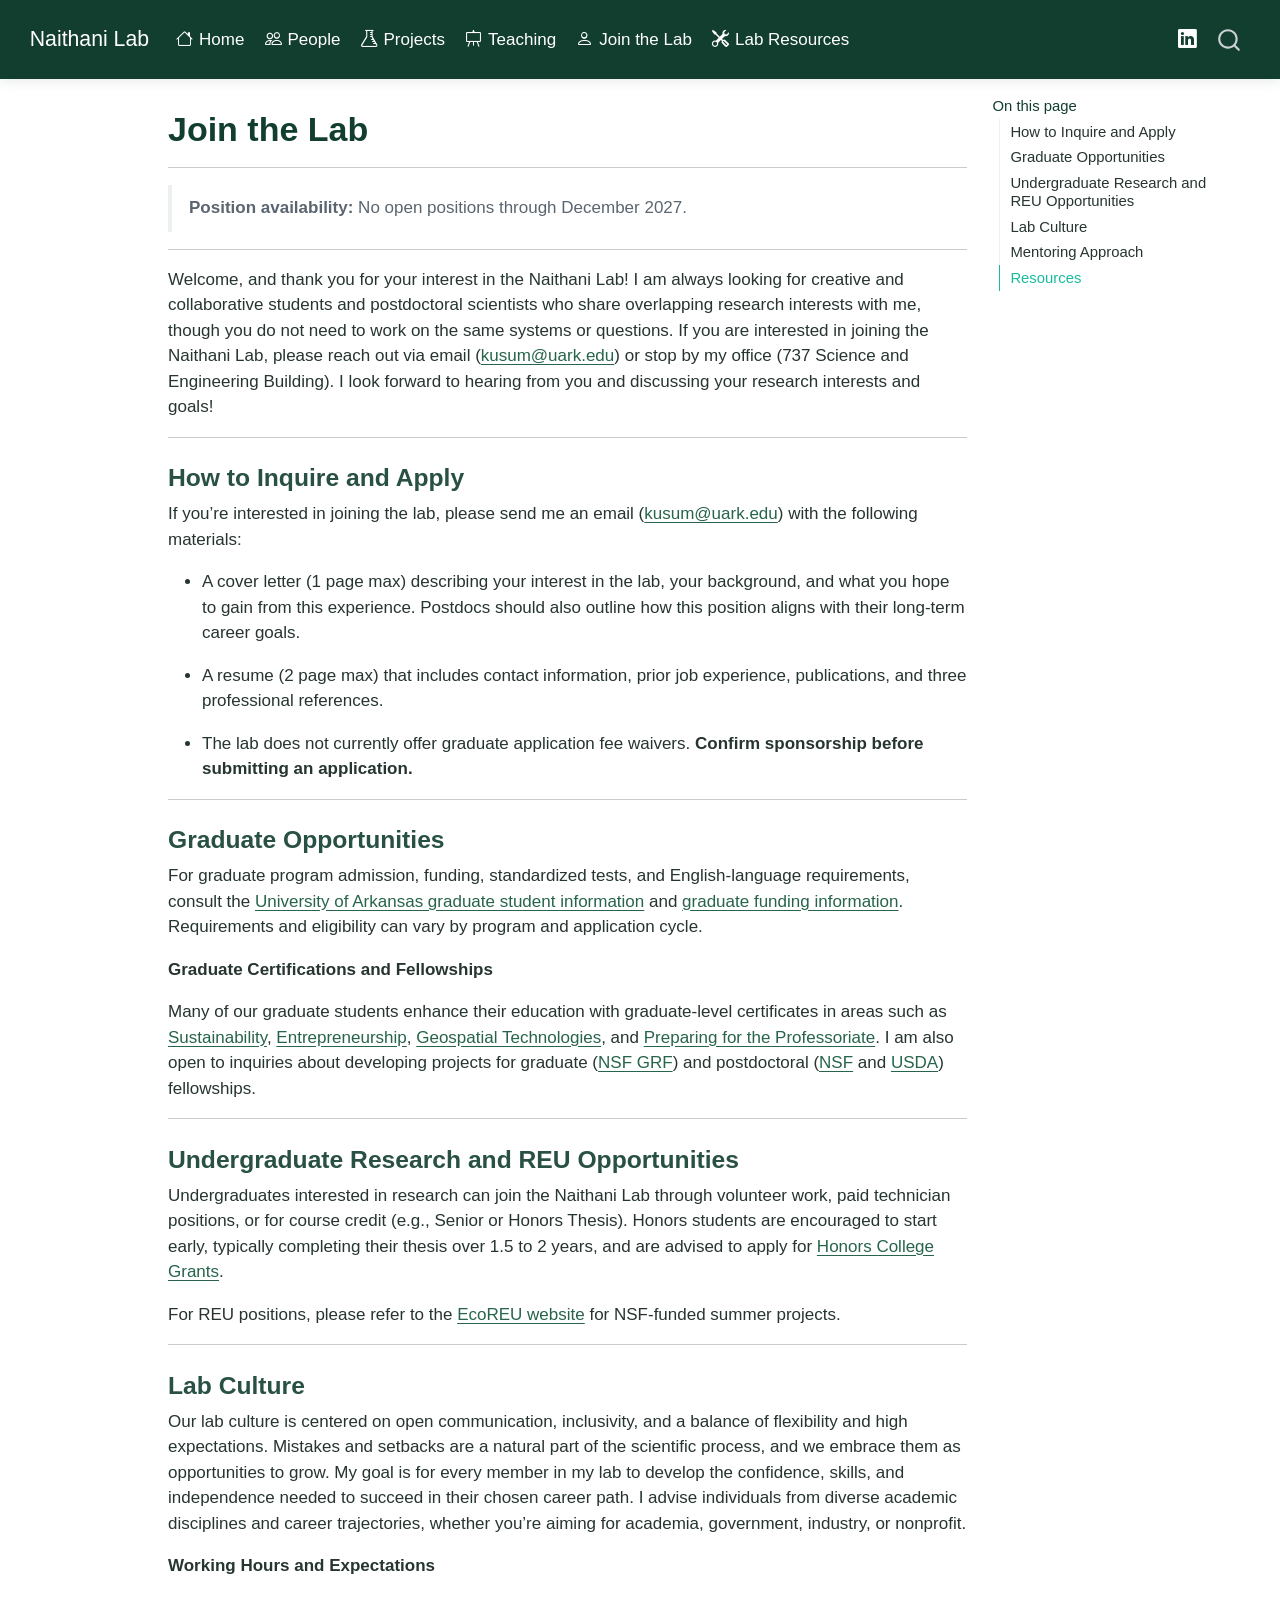
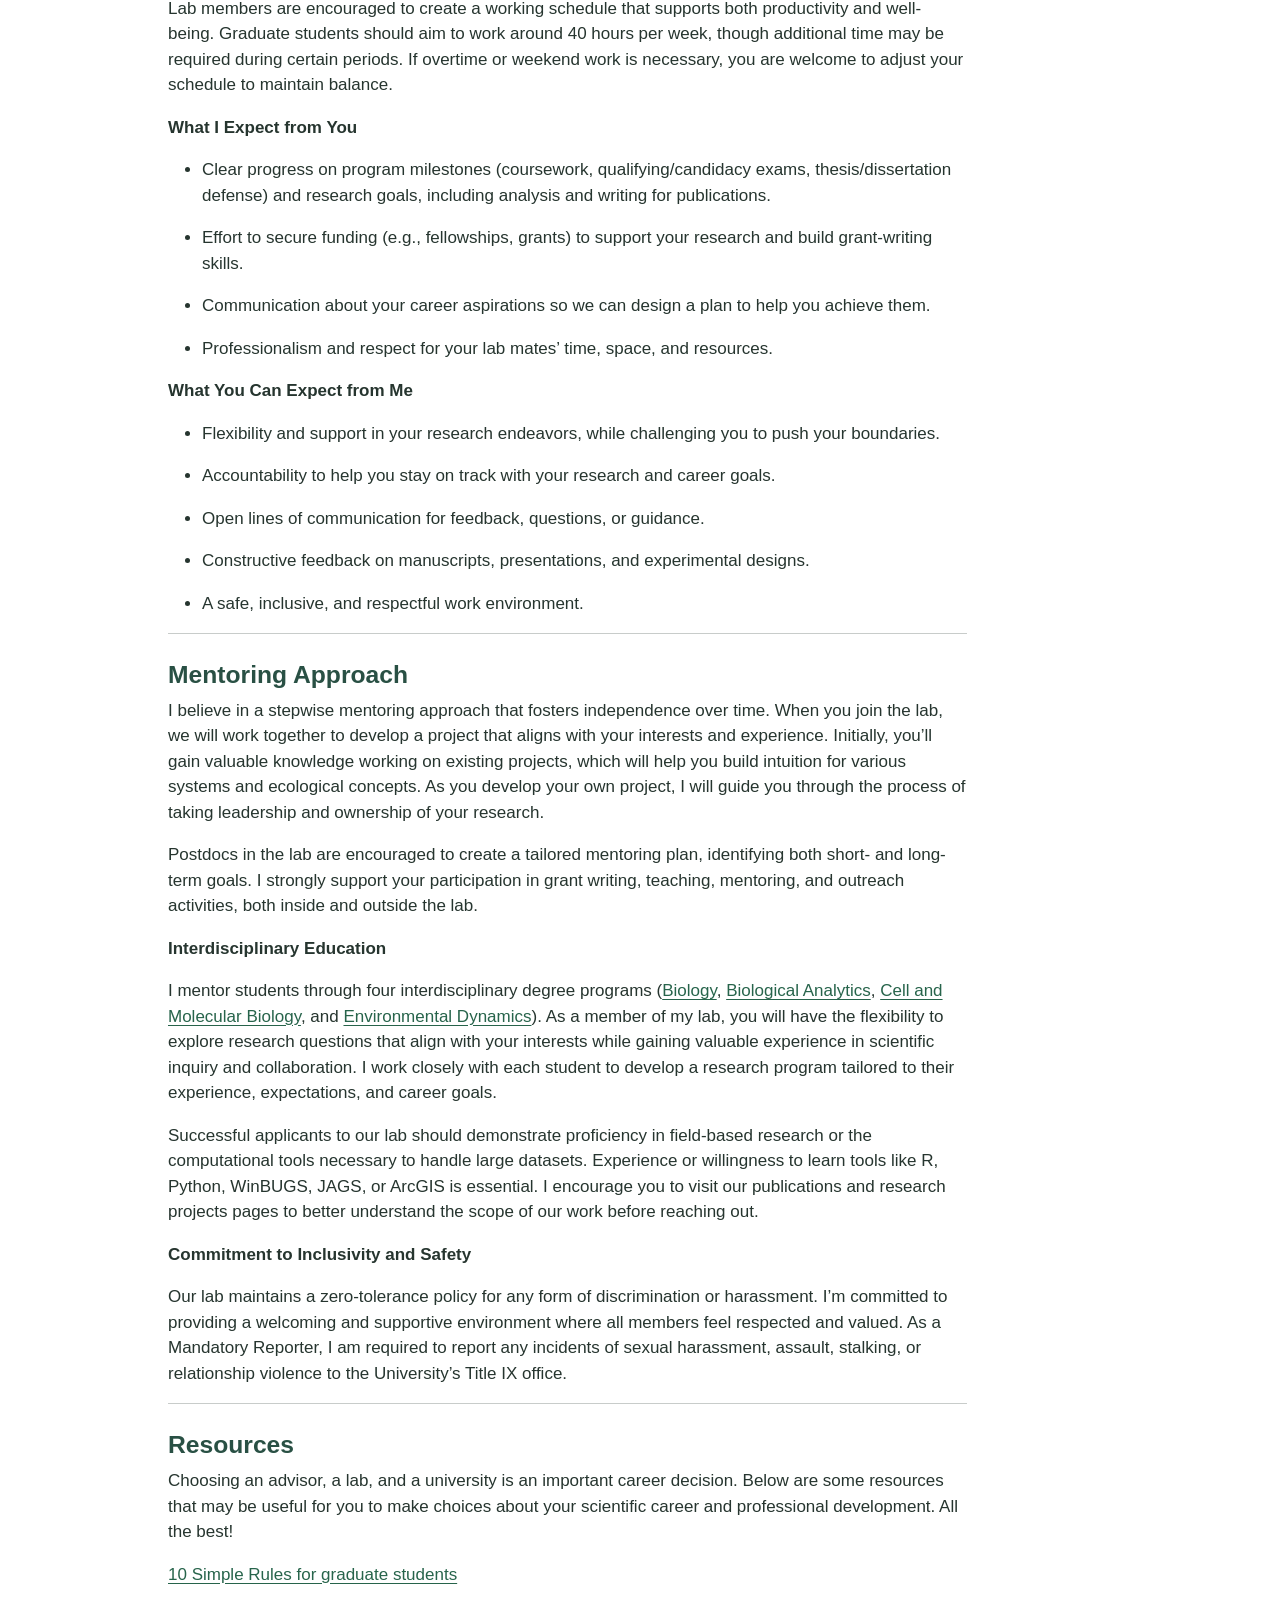
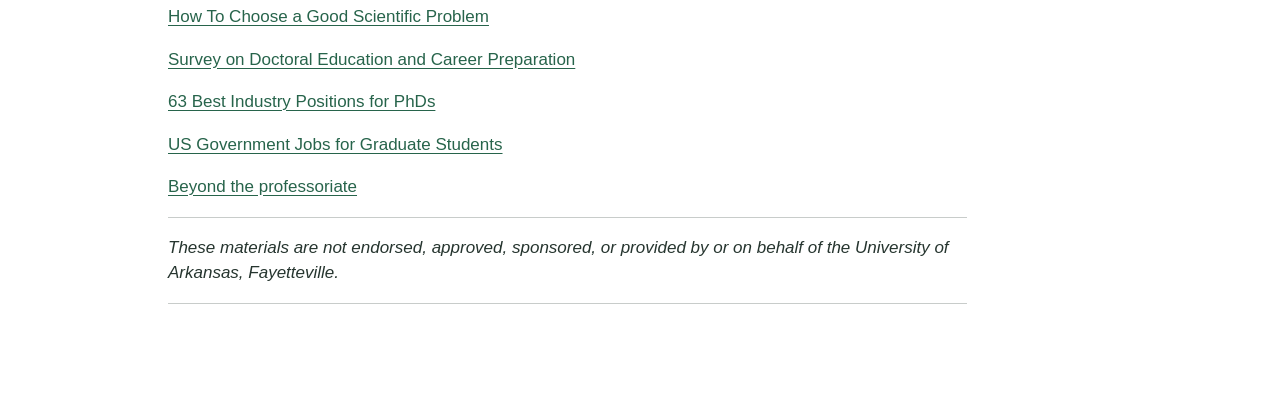
<file: docs/Positions.html>
<!DOCTYPE html>
<html xmlns="http://www.w3.org/1999/xhtml" lang="en" xml:lang="en"><head>

<meta charset="utf-8">
<meta name="generator" content="quarto-1.10.18">

<meta name="viewport" content="width=device-width, initial-scale=1.0, user-scalable=yes">


<title>Join the Lab – Naithani Lab</title>
<style>
/* Default styles provided by pandoc.
** See https://pandoc.org/MANUAL.html#variables-for-html for config info.
*/
span.smallcaps{font-variant: small-caps;}
div.columns{display: flex; gap: 1.5em;}
div.column{flex: auto;}
@media screen {
div.columns{gap: min(4vw, 1.5em);}
div.column{overflow-x: auto;}
}
div.hanging-indent{margin-left: 1.5em; text-indent: -1.5em;}
ul.task-list{list-style: none;}
ul.task-list li input[type="checkbox"] {
  width: 0.8em;
  margin: 0 0.8em 0.2em -1em; /* quarto-specific, see https://github.com/quarto-dev/quarto-cli/issues/4556 */ 
  vertical-align: middle;
}
</style>


<script src="site_libs/quarto-nav/quarto-nav.js"></script>
<script src="site_libs/quarto-nav/headroom.min.js"></script>
<script src="site_libs/clipboard/clipboard.min.js"></script>
<script src="site_libs/quarto-search/autocomplete.umd.js"></script>
<script src="site_libs/quarto-search/fuse.min.js"></script>
<script src="site_libs/quarto-search/quarto-search.js"></script>
<meta name="quarto:offset" content="./">
<script src="site_libs/quarto-html/quarto.js" type="module"></script>
<script src="site_libs/quarto-html/tabsets/tabsets.js" type="module"></script>
<script src="site_libs/quarto-html/popper.min.js"></script>
<script src="site_libs/quarto-html/tippy.umd.min.js"></script>
<script src="site_libs/quarto-html/anchor.min.js"></script>
<link href="site_libs/quarto-html/tippy.css" rel="stylesheet">
<link href="site_libs/quarto-html/quarto-syntax-highlighting-64a204ab8560d761af7679ceaba22944.css" rel="stylesheet" id="quarto-text-highlighting-styles">
<script src="site_libs/bootstrap/bootstrap.min.js"></script>
<link href="site_libs/bootstrap/bootstrap-icons.css" rel="stylesheet">
<link href="site_libs/bootstrap/bootstrap-9d96f532d65220ca877c0304385df42f.min.css" rel="stylesheet" append-hash="true" id="quarto-bootstrap" data-mode="light">
<script id="quarto-search-options" type="application/json">{
  "location": "navbar",
  "copy-button": false,
  "collapse-after": 3,
  "panel-placement": "end",
  "type": "overlay",
  "limit": 50,
  "keyboard-shortcut": [
    "f",
    "/",
    "s"
  ],
  "show-item-context": false,
  "language": {
    "search-no-results-text": "No results",
    "search-matching-documents-text": "matching documents",
    "search-copy-link-title": "Copy link to search",
    "search-hide-matches-text": "Hide additional matches",
    "search-more-match-text": "more match in this document",
    "search-more-matches-text": "more matches in this document",
    "search-clear-button-title": "Clear",
    "search-text-placeholder": "",
    "search-detached-cancel-button-title": "Cancel",
    "search-submit-button-title": "Submit",
    "search-label": "Search"
  }
}</script>


<link rel="stylesheet" href="assets/style.css">
</head>

<body class="nav-fixed quarto-light">

<div id="quarto-search-results"></div>
  <header id="quarto-header" class="headroom fixed-top">
    <nav class="navbar navbar-expand-lg " data-bs-theme="dark">
      <div class="navbar-container container-fluid">
      <div class="navbar-brand-container mx-auto">
    <a class="navbar-brand" href="./index.html">
    <span class="navbar-title">Naithani Lab</span>
    </a>
  </div>
            <div id="quarto-search" class="" title="Search"></div>
          <button class="navbar-toggler" type="button" data-bs-toggle="collapse" data-bs-target="#navbarCollapse" aria-controls="navbarCollapse" role="menu" aria-expanded="false" aria-label="Toggle navigation" onclick="if (window.quartoToggleHeadroom) { window.quartoToggleHeadroom(); }">
  <span class="navbar-toggler-icon"></span>
</button>
          <div class="collapse navbar-collapse" id="navbarCollapse">
            <ul class="navbar-nav navbar-nav-scroll me-auto">
  <li class="nav-item">
    <a class="nav-link" href="./index.html"> <i class="bi bi-house" role="img">
</i> 
<span class="menu-text">Home</span></a>
  </li>  
  <li class="nav-item">
    <a class="nav-link" href="./People.html"> <i class="bi bi-people" role="img">
</i> 
<span class="menu-text">People</span></a>
  </li>  
  <li class="nav-item">
    <a class="nav-link" href="./Projects.html"> <i class="bi bi-flask" role="img">
</i> 
<span class="menu-text">Projects</span></a>
  </li>  
  <li class="nav-item">
    <a class="nav-link" href="./Teaching.html"> <i class="bi bi-easel" role="img">
</i> 
<span class="menu-text">Teaching</span></a>
  </li>  
  <li class="nav-item">
    <a class="nav-link active" href="./Positions.html" aria-current="page"> <i class="bi bi-person" role="img">
</i> 
<span class="menu-text">Join the Lab</span></a>
  </li>  
  <li class="nav-item">
    <a class="nav-link" href="./Resources.html"> <i class="bi bi-tools" role="img">
</i> 
<span class="menu-text">Lab Resources</span></a>
  </li>  
</ul>
            <ul class="navbar-nav navbar-nav-scroll ms-auto">
  <li class="nav-item compact">
    <a class="nav-link" href="https://www.linkedin.com/in/kusum-naithani-834ba013a/"> <i class="bi bi-linkedin" role="img">
</i> 
<span class="menu-text"></span></a>
  </li>  
</ul>
          </div> <!-- /navcollapse -->
            <div class="quarto-navbar-tools">
</div>
      </div> <!-- /container-fluid -->
    </nav>
</header>
<!-- content -->
<div id="quarto-content" class="quarto-container page-columns page-rows-contents page-layout-article page-navbar">
<!-- sidebar -->
<!-- margin-sidebar -->
    <div id="quarto-margin-sidebar" class="sidebar margin-sidebar">
        <nav id="TOC" role="doc-toc" class="toc-active">
    <h2 id="toc-title">On this page</h2>
   
  <ul>
  <li><a href="#how-to-inquire-and-apply" id="toc-how-to-inquire-and-apply" class="nav-link active" data-scroll-target="#how-to-inquire-and-apply">How to Inquire and Apply</a></li>
  <li><a href="#graduate-opportunities" id="toc-graduate-opportunities" class="nav-link" data-scroll-target="#graduate-opportunities">Graduate Opportunities</a></li>
  <li><a href="#undergraduate-research-and-reu-opportunities" id="toc-undergraduate-research-and-reu-opportunities" class="nav-link" data-scroll-target="#undergraduate-research-and-reu-opportunities">Undergraduate Research and REU Opportunities</a></li>
  <li><a href="#lab-culture" id="toc-lab-culture" class="nav-link" data-scroll-target="#lab-culture">Lab Culture</a></li>
  <li><a href="#mentoring-approach" id="toc-mentoring-approach" class="nav-link" data-scroll-target="#mentoring-approach">Mentoring Approach</a></li>
  <li><a href="#resources" id="toc-resources" class="nav-link" data-scroll-target="#resources">Resources</a></li>
  </ul>
</nav>
    </div>
<!-- main -->
<main class="content" id="quarto-document-content">

<header id="title-block-header" class="quarto-title-block default">
<div class="quarto-title">
<h1 class="title">Join the Lab</h1>
</div>



<div class="quarto-title-meta">

    
  
    
  </div>
  


</header>


<hr>
<blockquote class="blockquote">
<p><strong>Position availability:</strong> No open positions through December 2027.</p>
</blockquote>
<hr>
<p>Welcome, and thank you for your interest in the Naithani Lab! I am always looking for creative and collaborative students and postdoctoral scientists who share overlapping research interests with me, though you do not need to work on the same systems or questions. If you are interested in joining the Naithani Lab, please reach out via email (<a href="mailto:kusum@uark.edu" class="email">kusum@uark.edu</a>) or stop by my office (737 Science and Engineering Building). I look forward to hearing from you and discussing your research interests and goals!</p>
<hr>
<section id="how-to-inquire-and-apply" class="level3">
<h3 class="anchored" data-anchor-id="how-to-inquire-and-apply">How to Inquire and Apply</h3>
<p>If you’re interested in joining the lab, please send me an email (<a href="mailto:kusum@uark.edu" class="email">kusum@uark.edu</a>) with the following materials:</p>
<ul>
<li><p>A cover letter (1 page max) describing your interest in the lab, your background, and what you hope to gain from this experience. Postdocs should also outline how this position aligns with their long-term career goals.</p></li>
<li><p>A resume (2 page max) that includes contact information, prior job experience, publications, and three professional references.</p></li>
<li><p>The lab does not currently offer graduate application fee waivers. <strong>Confirm sponsorship before submitting an application.</strong></p></li>
</ul>
<hr>
</section>
<section id="graduate-opportunities" class="level3">
<h3 class="anchored" data-anchor-id="graduate-opportunities">Graduate Opportunities</h3>
<p>For graduate program admission, funding, standardized tests, and English-language requirements, consult the <a href="https://graduate-students.uark.edu/">University of Arkansas graduate student information</a> and <a href="https://graduate-students.uark.edu/cost-and-funding/">graduate funding information</a>. Requirements and eligibility can vary by program and application cycle.</p>
<p><strong>Graduate Certifications and Fellowships</strong></p>
<p>Many of our graduate students enhance their education with graduate-level certificates in areas such as <a href="https://catalog.uark.edu/graduatecatalog/programsofstudy/sustainabilitysust/">Sustainability</a>, <a href="https://entrepreneurship.uark.edu/academics/graduate.php">Entrepreneurship</a>, <a href="https://catalog.uark.edu/graduatecatalog/programsofstudy/geosciencesdepartmentofgeos/">Geospatial Technologies</a>, and <a href="https://catalog.uark.edu/graduatecatalog/certificates/preparingforprofessoriate/">Preparing for the Professoriate</a>. I am also open to inquiries about developing projects for graduate (<a href="https://www.nsfgrfp.org/">NSF GRF</a>) and postdoctoral (<a href="https://www.nsf.gov/funding/postdocs#postdoctoral-research-fellowships-599">NSF</a> and <a href="https://www.nifa.usda.gov/grants/funding-opportunities/agriculture-food-research-initiative-education-workforce-development">USDA</a>) fellowships.</p>
<hr>
</section>
<section id="undergraduate-research-and-reu-opportunities" class="level3">
<h3 class="anchored" data-anchor-id="undergraduate-research-and-reu-opportunities">Undergraduate Research and REU Opportunities</h3>
<p>Undergraduates interested in research can join the Naithani Lab through volunteer work, paid technician positions, or for course credit (e.g., Senior or Honors Thesis). Honors students are encouraged to start early, typically completing their thesis over 1.5 to 2 years, and are advised to apply for <a href="https://honors.uark.edu/find-funding/#grant-opportunities">Honors College Grants</a>.</p>
<p>For REU positions, please refer to the <a href="https://biology.uark.edu/academics/undergraduate/eco-reu/">EcoREU website</a> for NSF-funded summer projects.</p>
<hr>
</section>
<section id="lab-culture" class="level3">
<h3 class="anchored" data-anchor-id="lab-culture">Lab Culture</h3>
<p>Our lab culture is centered on open communication, inclusivity, and a balance of flexibility and high expectations. Mistakes and setbacks are a natural part of the scientific process, and we embrace them as opportunities to grow. My goal is for every member in my lab to develop the confidence, skills, and independence needed to succeed in their chosen career path. I advise individuals from diverse academic disciplines and career trajectories, whether you’re aiming for academia, government, industry, or nonprofit.</p>
<p><strong>Working Hours and Expectations</strong></p>
<p>Lab members are encouraged to create a working schedule that supports both productivity and well-being. Graduate students should aim to work around 40 hours per week, though additional time may be required during certain periods. If overtime or weekend work is necessary, you are welcome to adjust your schedule to maintain balance.</p>
<p><strong>What I Expect from You</strong></p>
<ul>
<li><p>Clear progress on program milestones (coursework, qualifying/candidacy exams, thesis/dissertation defense) and research goals, including analysis and writing for publications.</p></li>
<li><p>Effort to secure funding (e.g., fellowships, grants) to support your research and build grant-writing skills.</p></li>
<li><p>Communication about your career aspirations so we can design a plan to help you achieve them.</p></li>
<li><p>Professionalism and respect for your lab mates’ time, space, and resources.</p></li>
</ul>
<p><strong>What You Can Expect from Me</strong></p>
<ul>
<li><p>Flexibility and support in your research endeavors, while challenging you to push your boundaries.</p></li>
<li><p>Accountability to help you stay on track with your research and career goals.</p></li>
<li><p>Open lines of communication for feedback, questions, or guidance.</p></li>
<li><p>Constructive feedback on manuscripts, presentations, and experimental designs.</p></li>
<li><p>A safe, inclusive, and respectful work environment.</p></li>
</ul>
<hr>
</section>
<section id="mentoring-approach" class="level3">
<h3 class="anchored" data-anchor-id="mentoring-approach">Mentoring Approach</h3>
<p>I believe in a stepwise mentoring approach that fosters independence over time. When you join the lab, we will work together to develop a project that aligns with your interests and experience. Initially, you’ll gain valuable knowledge working on existing projects, which will help you build intuition for various systems and ecological concepts. As you develop your own project, I will guide you through the process of taking leadership and ownership of your research.</p>
<p>Postdocs in the lab are encouraged to create a tailored mentoring plan, identifying both short- and long-term goals. I strongly support your participation in grant writing, teaching, mentoring, and outreach activities, both inside and outside the lab.</p>
<p><strong>Interdisciplinary Education</strong></p>
<p>I mentor students through four interdisciplinary degree programs (<a href="https://biology.uark.edu/about-the-department/">Biology</a>, <a href="https://catalog.uark.edu/graduatecatalog/programsofstudy/statisticsandanalyticsstan/#biologicalanalyticstext">Biological Analytics</a>, <a href="https://cell.uark.edu/">Cell and Molecular Biology</a>, and <a href="https://environmental-dynamics.uark.edu/">Environmental Dynamics</a>). As a member of my lab, you will have the flexibility to explore research questions that align with your interests while gaining valuable experience in scientific inquiry and collaboration. I work closely with each student to develop a research program tailored to their experience, expectations, and career goals.</p>
<p>Successful applicants to our lab should demonstrate proficiency in field-based research or the computational tools necessary to handle large datasets. Experience or willingness to learn tools like R, Python, WinBUGS, JAGS, or ArcGIS is essential. I encourage you to visit our publications and research projects pages to better understand the scope of our work before reaching out.</p>
<p><strong>Commitment to Inclusivity and Safety</strong></p>
<p>Our lab maintains a zero-tolerance policy for any form of discrimination or harassment. I’m committed to providing a welcoming and supportive environment where all members feel respected and valued. As a Mandatory Reporter, I am required to report any incidents of sexual harassment, assault, stalking, or relationship violence to the University’s Title IX office.</p>
<hr>
</section>
<section id="resources" class="level3">
<h3 class="anchored" data-anchor-id="resources">Resources</h3>
<p>Choosing an advisor, a lab, and a university is an important career decision. Below are some resources that may be useful for you to make choices about your scientific career and professional development. All the best!</p>
<p><a href="https://journals.plos.org/ploscompbiol/article?id=10.1371/journal.pcbi.0030229">10 Simple Rules for graduate students</a></p>
<p><a href="https://www.cell.com/molecular-cell/fulltext/S1097-2765(09)00641-8?_returnURL=https%3A%2F%2Flinkinghub.elsevier.com%2Fretrieve%2Fpii%2FS1097276509006418%3Fshowall%3Dtrue">How To Choose a Good Scientific Problem</a></p>
<p><a href="http://www.phd-survey.org/advice/advice.htm">Survey on Doctoral Education and Career Preparation</a></p>
<p><a href="https://cheekyscientist.com/ebooks-landing/top-industry-positions-for-phds-li/?li_fat_id=9afecf32-0811-4d36-b69e-35d3c7decbcb">63 Best Industry Positions for PhDs</a></p>
<p><a href="https://jabberwocky.weecology.org/2021/06/14/jobs-in-the-us-government-for-graduate-students/">US Government Jobs for Graduate Students</a></p>
<p><a href="https://gradcareersuccess.com/">Beyond the professoriate</a></p>
<hr>
<p><em>These materials are not endorsed, approved, sponsored, or provided by or on behalf of the University of Arkansas, Fayetteville.</em></p>
<hr>


</section>

</main> <!-- /main -->
<script id="quarto-html-after-body" type="application/javascript">
  window.document.addEventListener("DOMContentLoaded", function (event) {
    const icon = "";
    const anchorJS = new window.AnchorJS();
    anchorJS.options = {
      placement: 'right',
      icon: icon
    };
    anchorJS.add('.anchored');
    const isCodeAnnotation = (el) => {
      for (const clz of el.classList) {
        if (clz.startsWith('code-annotation-')) {                     
          return true;
        }
      }
      return false;
    }
    const onCopySuccess = function(e) {
      // button target
      const button = e.trigger;
      // don't keep focus
      button.blur();
      // flash "checked"
      button.classList.add('code-copy-button-checked');
      var currentTitle = button.getAttribute("title");
      button.setAttribute("title", "Copied!");
      let tooltip;
      if (window.bootstrap) {
        button.setAttribute("data-bs-toggle", "tooltip");
        button.setAttribute("data-bs-placement", "left");
        button.setAttribute("data-bs-title", "Copied!");
        tooltip = new bootstrap.Tooltip(button, 
          { trigger: "manual", 
            customClass: "code-copy-button-tooltip",
            offset: [0, -8]});
        tooltip.show();    
      }
      setTimeout(function() {
        if (tooltip) {
          tooltip.hide();
          button.removeAttribute("data-bs-title");
          button.removeAttribute("data-bs-toggle");
          button.removeAttribute("data-bs-placement");
        }
        button.setAttribute("title", currentTitle);
        button.classList.remove('code-copy-button-checked');
      }, 1000);
      // clear code selection
      e.clearSelection();
    }
    const getTextToCopy = function(trigger) {
      const outerScaffold = trigger.parentElement.cloneNode(true);
      const codeEl = outerScaffold.querySelector('code');
      for (const childEl of codeEl.children) {
        if (isCodeAnnotation(childEl)) {
          childEl.remove();
        }
      }
      return codeEl.innerText;
    }
    const clipboard = new window.ClipboardJS('.code-copy-button:not([data-in-quarto-modal])', {
      text: getTextToCopy
    });
    clipboard.on('success', onCopySuccess);
    if (window.document.getElementById('quarto-embedded-source-code-modal')) {
      const clipboardModal = new window.ClipboardJS('.code-copy-button[data-in-quarto-modal]', {
        text: getTextToCopy,
        container: window.document.getElementById('quarto-embedded-source-code-modal')
      });
      clipboardModal.on('success', onCopySuccess);
    }
      var localhostRegex = new RegExp(/^(?:http|https):\/\/localhost\:?[0-9]*\//);
      var mailtoRegex = new RegExp(/^mailto:/);
        var filterRegex = new RegExp('/' + window.location.host + '/');
      var isInternal = (href) => {
          return filterRegex.test(href) || localhostRegex.test(href) || mailtoRegex.test(href);
      }
      // Inspect non-navigation links and adorn them if external
     var links = window.document.querySelectorAll('a[href]:not(.nav-link):not(.navbar-brand):not(.toc-action):not(.sidebar-link):not(.sidebar-item-toggle):not(.pagination-link):not(.no-external):not([aria-hidden]):not(.dropdown-item):not(.quarto-navigation-tool):not(.about-link)');
      for (var i=0; i<links.length; i++) {
        const link = links[i];
        if (!isInternal(link.href)) {
          // undo the damage that might have been done by quarto-nav.js in the case of
          // links that we want to consider external
          if (link.dataset.originalHref !== undefined) {
            link.href = link.dataset.originalHref;
          }
        }
      }
    function tippyHover(el, contentFn, onTriggerFn, onUntriggerFn) {
      const config = {
        allowHTML: true,
        maxWidth: 500,
        delay: 100,
        arrow: false,
        appendTo: function(el) {
            return el.parentElement;
        },
        interactive: true,
        interactiveBorder: 10,
        theme: 'quarto',
        placement: 'bottom-start',
      };
      if (contentFn) {
        config.content = contentFn;
      }
      if (onTriggerFn) {
        config.onTrigger = onTriggerFn;
      }
      if (onUntriggerFn) {
        config.onUntrigger = onUntriggerFn;
      }
      window.tippy(el, config); 
    }
    const noterefs = window.document.querySelectorAll('a[role="doc-noteref"]');
    for (var i=0; i<noterefs.length; i++) {
      const ref = noterefs[i];
      tippyHover(ref, function() {
        // use id or data attribute instead here
        let href = ref.getAttribute('data-footnote-href') || ref.getAttribute('href');
        try { href = new URL(href).hash; } catch {}
        const id = href.replace(/^#\/?/, "");
        const note = window.document.getElementById(id);
        if (note) {
          return note.innerHTML;
        } else {
          return "";
        }
      });
    }
    const xrefs = window.document.querySelectorAll('a.quarto-xref');
    const processXRef = (id, note) => {
      // Strip column container classes
      const stripColumnClz = (el) => {
        el.classList.remove("page-full", "page-columns");
        if (el.children) {
          for (const child of el.children) {
            stripColumnClz(child);
          }
        }
      }
      stripColumnClz(note)
      if (id === null || id.startsWith('sec-')) {
        // Special case sections, only their first couple elements
        const container = document.createElement("div");
        if (note.children && note.children.length > 2) {
          container.appendChild(note.children[0].cloneNode(true));
          for (let i = 1; i < note.children.length; i++) {
            const child = note.children[i];
            if (child.tagName === "P" && child.innerText === "") {
              continue;
            } else {
              container.appendChild(child.cloneNode(true));
              break;
            }
          }
          if (window.Quarto?.typesetMath) {
            window.Quarto.typesetMath(container);
          }
          return container.innerHTML
        } else {
          if (window.Quarto?.typesetMath) {
            window.Quarto.typesetMath(note);
          }
          return note.innerHTML;
        }
      } else {
        // Remove any anchor links if they are present
        const anchorLink = note.querySelector('a.anchorjs-link');
        if (anchorLink) {
          anchorLink.remove();
        }
        if (window.Quarto?.typesetMath) {
          window.Quarto.typesetMath(note);
        }
        if (note.classList.contains("callout")) {
          return note.outerHTML;
        } else {
          return note.innerHTML;
        }
      }
    }
    for (var i=0; i<xrefs.length; i++) {
      const xref = xrefs[i];
      tippyHover(xref, undefined, function(instance) {
        instance.disable();
        let url = xref.getAttribute('href');
        let hash = undefined; 
        if (url.startsWith('#')) {
          hash = url;
        } else {
          try { hash = new URL(url).hash; } catch {}
        }
        if (hash) {
          const id = hash.replace(/^#\/?/, "");
          const note = window.document.getElementById(id);
          if (note !== null) {
            try {
              const html = processXRef(id, note.cloneNode(true));
              instance.setContent(html);
            } finally {
              instance.enable();
              instance.show();
            }
          } else {
            // See if we can fetch this
            fetch(url.split('#')[0])
            .then(res => res.text())
            .then(html => {
              const parser = new DOMParser();
              const htmlDoc = parser.parseFromString(html, "text/html");
              const note = htmlDoc.getElementById(id);
              if (note !== null) {
                const html = processXRef(id, note);
                instance.setContent(html);
              } 
            }).finally(() => {
              instance.enable();
              instance.show();
            });
          }
        } else {
          // See if we can fetch a full url (with no hash to target)
          // This is a special case and we should probably do some content thinning / targeting
          fetch(url)
          .then(res => res.text())
          .then(html => {
            const parser = new DOMParser();
            const htmlDoc = parser.parseFromString(html, "text/html");
            const note = htmlDoc.querySelector('main.content');
            if (note !== null) {
              // This should only happen for chapter cross references
              // (since there is no id in the URL)
              // remove the first header
              if (note.children.length > 0 && note.children[0].tagName === "HEADER") {
                note.children[0].remove();
              }
              const html = processXRef(null, note);
              instance.setContent(html);
            } 
          }).finally(() => {
            instance.enable();
            instance.show();
          });
        }
      }, function(instance) {
      });
    }
        let selectedAnnoteEl;
        const selectorForAnnotation = ( cell, annotation) => {
          let cellAttr = 'data-code-cell="' + cell + '"';
          let lineAttr = 'data-code-annotation="' +  annotation + '"';
          const selector = 'span[' + cellAttr + '][' + lineAttr + ']';
          return selector;
        }
        const selectCodeLines = (annoteEl) => {
          const doc = window.document;
          const targetCell = annoteEl.getAttribute("data-target-cell");
          const targetAnnotation = annoteEl.getAttribute("data-target-annotation");
          const annoteSpan = window.document.querySelector(selectorForAnnotation(targetCell, targetAnnotation));
          const lines = annoteSpan.getAttribute("data-code-lines").split(",");
          const lineIds = lines.map((line) => {
            return targetCell + "-" + line;
          })
          let top = null;
          let height = null;
          let parent = null;
          if (lineIds.length > 0) {
              //compute the position of the single el (top and bottom and make a div)
              const el = window.document.getElementById(lineIds[0]);
              top = el.offsetTop;
              height = el.offsetHeight;
              parent = el.parentElement.parentElement;
            if (lineIds.length > 1) {
              const lastEl = window.document.getElementById(lineIds[lineIds.length - 1]);
              const bottom = lastEl.offsetTop + lastEl.offsetHeight;
              height = bottom - top;
            }
            if (top !== null && height !== null && parent !== null) {
              // cook up a div (if necessary) and position it 
              let div = window.document.getElementById("code-annotation-line-highlight");
              if (div === null) {
                div = window.document.createElement("div");
                div.setAttribute("id", "code-annotation-line-highlight");
                div.style.position = 'absolute';
                parent.appendChild(div);
              }
              div.style.top = top - 2 + "px";
              div.style.height = height + 4 + "px";
              div.style.left = 0;
              let gutterDiv = window.document.getElementById("code-annotation-line-highlight-gutter");
              if (gutterDiv === null) {
                gutterDiv = window.document.createElement("div");
                gutterDiv.setAttribute("id", "code-annotation-line-highlight-gutter");
                gutterDiv.style.position = 'absolute';
                const codeCell = window.document.getElementById(targetCell);
                const gutter = codeCell.querySelector('.code-annotation-gutter');
                gutter.appendChild(gutterDiv);
              }
              gutterDiv.style.top = top - 2 + "px";
              gutterDiv.style.height = height + 4 + "px";
            }
            selectedAnnoteEl = annoteEl;
          }
        };
        const unselectCodeLines = () => {
          const elementsIds = ["code-annotation-line-highlight", "code-annotation-line-highlight-gutter"];
          elementsIds.forEach((elId) => {
            const div = window.document.getElementById(elId);
            if (div) {
              div.remove();
            }
          });
          selectedAnnoteEl = undefined;
        };
          // Handle positioning of the toggle
      window.addEventListener(
        "resize",
        throttle(() => {
          elRect = undefined;
          if (selectedAnnoteEl) {
            selectCodeLines(selectedAnnoteEl);
          }
        }, 10)
      );
      function throttle(fn, ms) {
      let throttle = false;
      let timer;
        return (...args) => {
          if(!throttle) { // first call gets through
              fn.apply(this, args);
              throttle = true;
          } else { // all the others get throttled
              if(timer) clearTimeout(timer); // cancel #2
              timer = setTimeout(() => {
                fn.apply(this, args);
                timer = throttle = false;
              }, ms);
          }
        };
      }
        // Attach click handler to the DT
        const annoteDls = window.document.querySelectorAll('dt[data-target-cell]');
        for (const annoteDlNode of annoteDls) {
          annoteDlNode.addEventListener('click', (event) => {
            const clickedEl = event.target;
            if (clickedEl !== selectedAnnoteEl) {
              unselectCodeLines();
              const activeEl = window.document.querySelector('dt[data-target-cell].code-annotation-active');
              if (activeEl) {
                activeEl.classList.remove('code-annotation-active');
              }
              selectCodeLines(clickedEl);
              clickedEl.classList.add('code-annotation-active');
            } else {
              // Unselect the line
              unselectCodeLines();
              clickedEl.classList.remove('code-annotation-active');
            }
          });
        }
    const findCites = (el) => {
      const parentEl = el.parentElement;
      if (parentEl) {
        const cites = parentEl.dataset.cites;
        if (cites) {
          return {
            el,
            cites: cites.split(' ')
          };
        } else {
          return findCites(el.parentElement)
        }
      } else {
        return undefined;
      }
    };
    var bibliorefs = window.document.querySelectorAll('a[role="doc-biblioref"]');
    for (var i=0; i<bibliorefs.length; i++) {
      const ref = bibliorefs[i];
      const citeInfo = findCites(ref);
      if (citeInfo) {
        tippyHover(citeInfo.el, function() {
          var popup = window.document.createElement('div');
          citeInfo.cites.forEach(function(cite) {
            var citeDiv = window.document.createElement('div');
            citeDiv.classList.add('hanging-indent');
            citeDiv.classList.add('csl-entry');
            var biblioDiv = window.document.getElementById('ref-' + cite);
            if (biblioDiv) {
              citeDiv.innerHTML = biblioDiv.innerHTML;
            }
            popup.appendChild(citeDiv);
          });
          return popup.innerHTML;
        });
      }
    }
  });
  </script>
</div> <!-- /content -->




</body></html>
</file>
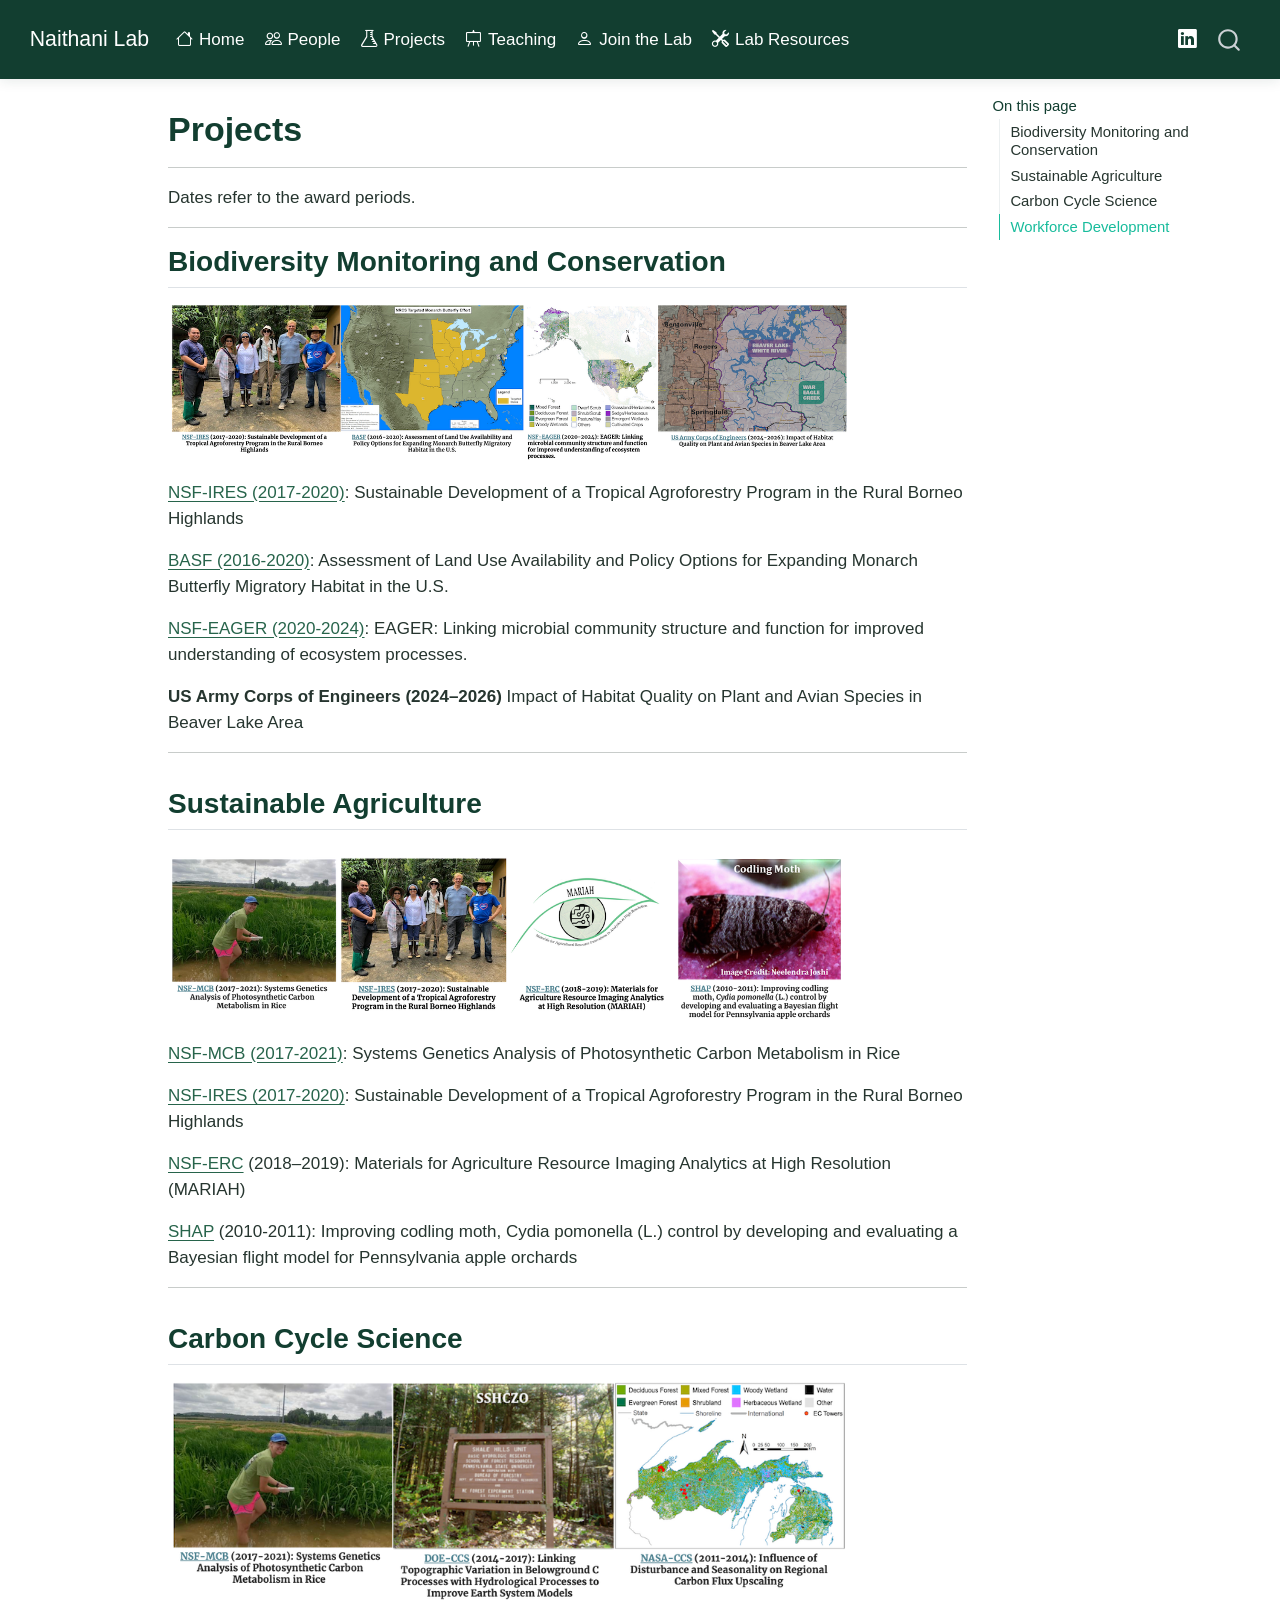
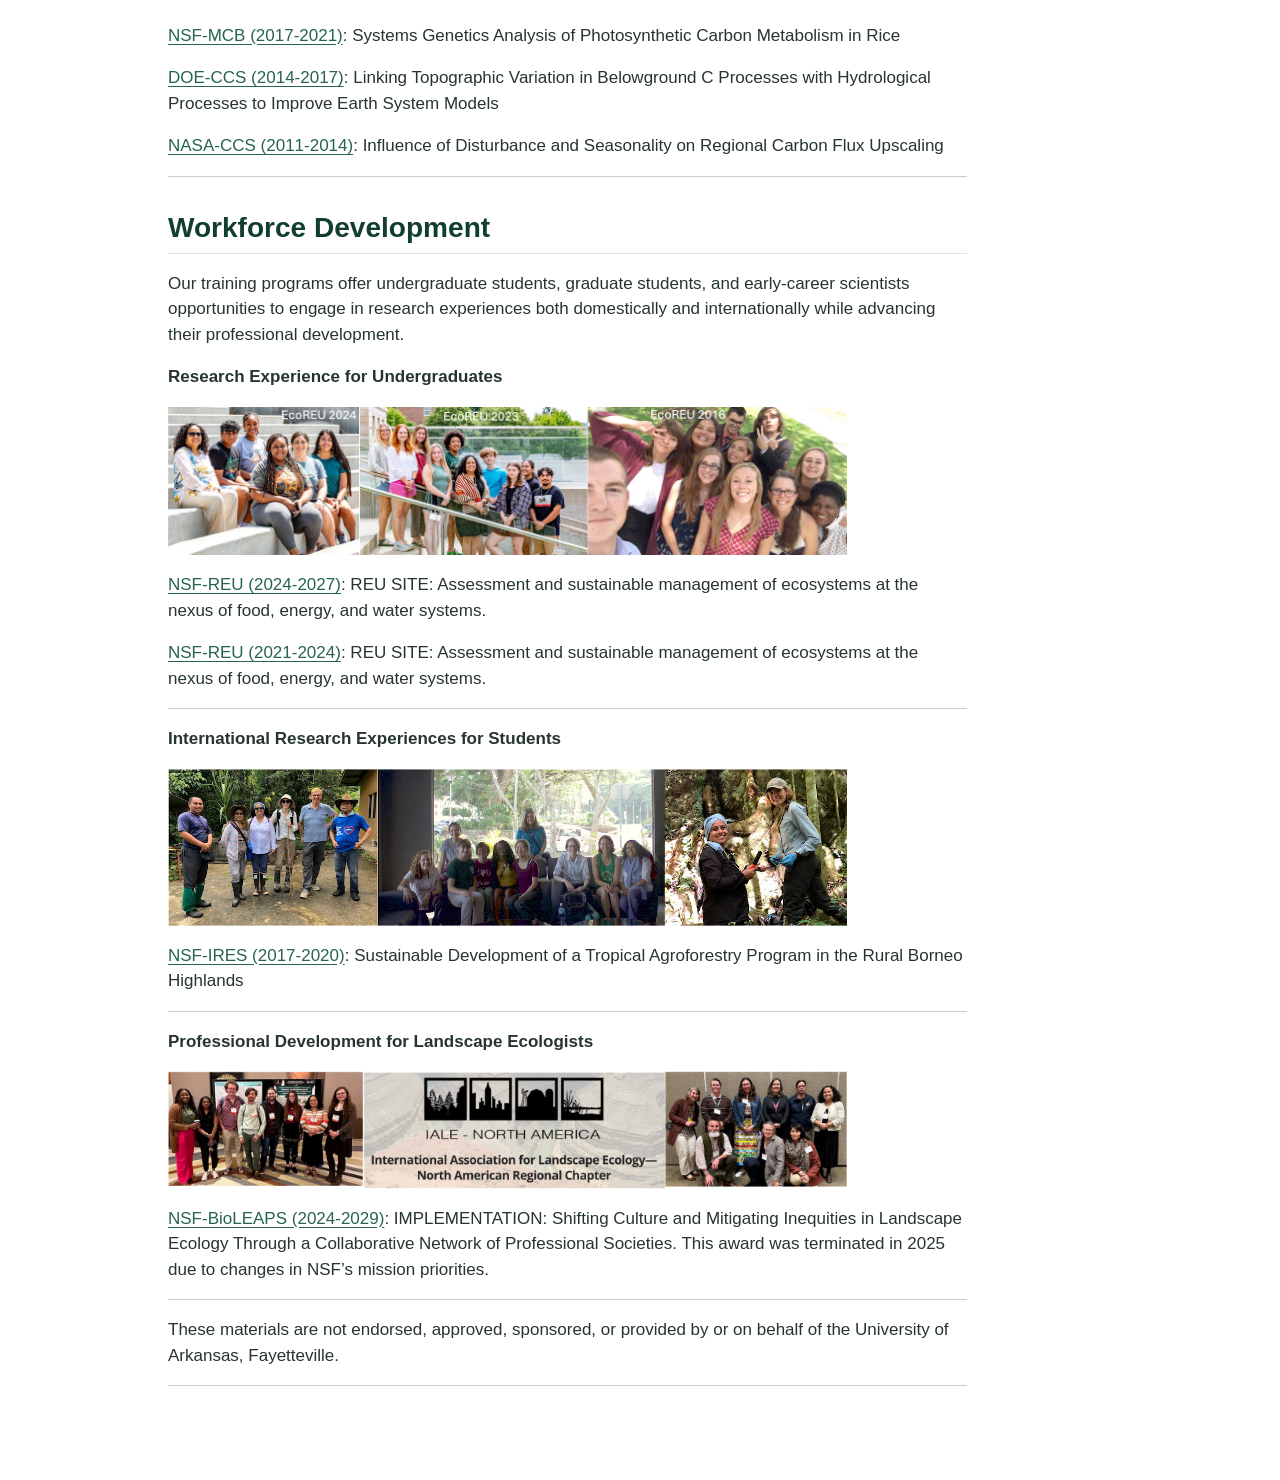
<file: docs/Projects.html>
<!DOCTYPE html>
<html xmlns="http://www.w3.org/1999/xhtml" lang="en" xml:lang="en"><head>

<meta charset="utf-8">
<meta name="generator" content="quarto-1.10.18">

<meta name="viewport" content="width=device-width, initial-scale=1.0, user-scalable=yes">


<title>Projects – Naithani Lab</title>
<style>
/* Default styles provided by pandoc.
** See https://pandoc.org/MANUAL.html#variables-for-html for config info.
*/
span.smallcaps{font-variant: small-caps;}
div.columns{display: flex; gap: 1.5em;}
div.column{flex: auto;}
@media screen {
div.columns{gap: min(4vw, 1.5em);}
div.column{overflow-x: auto;}
}
div.hanging-indent{margin-left: 1.5em; text-indent: -1.5em;}
ul.task-list{list-style: none;}
ul.task-list li input[type="checkbox"] {
  width: 0.8em;
  margin: 0 0.8em 0.2em -1em; /* quarto-specific, see https://github.com/quarto-dev/quarto-cli/issues/4556 */ 
  vertical-align: middle;
}
</style>


<script src="site_libs/quarto-nav/quarto-nav.js"></script>
<script src="site_libs/quarto-nav/headroom.min.js"></script>
<script src="site_libs/clipboard/clipboard.min.js"></script>
<script src="site_libs/quarto-search/autocomplete.umd.js"></script>
<script src="site_libs/quarto-search/fuse.min.js"></script>
<script src="site_libs/quarto-search/quarto-search.js"></script>
<meta name="quarto:offset" content="./">
<script src="site_libs/quarto-html/quarto.js" type="module"></script>
<script src="site_libs/quarto-html/tabsets/tabsets.js" type="module"></script>
<script src="site_libs/quarto-html/popper.min.js"></script>
<script src="site_libs/quarto-html/tippy.umd.min.js"></script>
<script src="site_libs/quarto-html/anchor.min.js"></script>
<link href="site_libs/quarto-html/tippy.css" rel="stylesheet">
<link href="site_libs/quarto-html/quarto-syntax-highlighting-64a204ab8560d761af7679ceaba22944.css" rel="stylesheet" id="quarto-text-highlighting-styles">
<script src="site_libs/bootstrap/bootstrap.min.js"></script>
<link href="site_libs/bootstrap/bootstrap-icons.css" rel="stylesheet">
<link href="site_libs/bootstrap/bootstrap-9d96f532d65220ca877c0304385df42f.min.css" rel="stylesheet" append-hash="true" id="quarto-bootstrap" data-mode="light">
<script id="quarto-search-options" type="application/json">{
  "location": "navbar",
  "copy-button": false,
  "collapse-after": 3,
  "panel-placement": "end",
  "type": "overlay",
  "limit": 50,
  "keyboard-shortcut": [
    "f",
    "/",
    "s"
  ],
  "show-item-context": false,
  "language": {
    "search-no-results-text": "No results",
    "search-matching-documents-text": "matching documents",
    "search-copy-link-title": "Copy link to search",
    "search-hide-matches-text": "Hide additional matches",
    "search-more-match-text": "more match in this document",
    "search-more-matches-text": "more matches in this document",
    "search-clear-button-title": "Clear",
    "search-text-placeholder": "",
    "search-detached-cancel-button-title": "Cancel",
    "search-submit-button-title": "Submit",
    "search-label": "Search"
  }
}</script>


<link rel="stylesheet" href="assets/style.css">
</head>

<body class="nav-fixed quarto-light">

<div id="quarto-search-results"></div>
  <header id="quarto-header" class="headroom fixed-top">
    <nav class="navbar navbar-expand-lg " data-bs-theme="dark">
      <div class="navbar-container container-fluid">
      <div class="navbar-brand-container mx-auto">
    <a class="navbar-brand" href="./index.html">
    <span class="navbar-title">Naithani Lab</span>
    </a>
  </div>
            <div id="quarto-search" class="" title="Search"></div>
          <button class="navbar-toggler" type="button" data-bs-toggle="collapse" data-bs-target="#navbarCollapse" aria-controls="navbarCollapse" role="menu" aria-expanded="false" aria-label="Toggle navigation" onclick="if (window.quartoToggleHeadroom) { window.quartoToggleHeadroom(); }">
  <span class="navbar-toggler-icon"></span>
</button>
          <div class="collapse navbar-collapse" id="navbarCollapse">
            <ul class="navbar-nav navbar-nav-scroll me-auto">
  <li class="nav-item">
    <a class="nav-link" href="./index.html"> <i class="bi bi-house" role="img">
</i> 
<span class="menu-text">Home</span></a>
  </li>  
  <li class="nav-item">
    <a class="nav-link" href="./People.html"> <i class="bi bi-people" role="img">
</i> 
<span class="menu-text">People</span></a>
  </li>  
  <li class="nav-item">
    <a class="nav-link active" href="./Projects.html" aria-current="page"> <i class="bi bi-flask" role="img">
</i> 
<span class="menu-text">Projects</span></a>
  </li>  
  <li class="nav-item">
    <a class="nav-link" href="./Teaching.html"> <i class="bi bi-easel" role="img">
</i> 
<span class="menu-text">Teaching</span></a>
  </li>  
  <li class="nav-item">
    <a class="nav-link" href="./Positions.html"> <i class="bi bi-person" role="img">
</i> 
<span class="menu-text">Join the Lab</span></a>
  </li>  
  <li class="nav-item">
    <a class="nav-link" href="./Resources.html"> <i class="bi bi-tools" role="img">
</i> 
<span class="menu-text">Lab Resources</span></a>
  </li>  
</ul>
            <ul class="navbar-nav navbar-nav-scroll ms-auto">
  <li class="nav-item compact">
    <a class="nav-link" href="https://www.linkedin.com/in/kusum-naithani-834ba013a/"> <i class="bi bi-linkedin" role="img">
</i> 
<span class="menu-text"></span></a>
  </li>  
</ul>
          </div> <!-- /navcollapse -->
            <div class="quarto-navbar-tools">
</div>
      </div> <!-- /container-fluid -->
    </nav>
</header>
<!-- content -->
<div id="quarto-content" class="quarto-container page-columns page-rows-contents page-layout-article page-navbar">
<!-- sidebar -->
<!-- margin-sidebar -->
    <div id="quarto-margin-sidebar" class="sidebar margin-sidebar">
        <nav id="TOC" role="doc-toc" class="toc-active">
    <h2 id="toc-title">On this page</h2>
   
  <ul>
  <li><a href="#biodiversity-monitoring-and-conservation" id="toc-biodiversity-monitoring-and-conservation" class="nav-link active" data-scroll-target="#biodiversity-monitoring-and-conservation">Biodiversity Monitoring and Conservation</a></li>
  <li><a href="#sustainable-agriculture" id="toc-sustainable-agriculture" class="nav-link" data-scroll-target="#sustainable-agriculture">Sustainable Agriculture</a></li>
  <li><a href="#carbon-cycle-science" id="toc-carbon-cycle-science" class="nav-link" data-scroll-target="#carbon-cycle-science">Carbon Cycle Science</a></li>
  <li><a href="#workforce-development" id="toc-workforce-development" class="nav-link" data-scroll-target="#workforce-development">Workforce Development</a></li>
  </ul>
</nav>
    </div>
<!-- main -->
<main class="content" id="quarto-document-content">

<header id="title-block-header" class="quarto-title-block default">
<div class="quarto-title">
<h1 class="title">Projects</h1>
</div>



<div class="quarto-title-meta">

    
  
    
  </div>
  


</header>


<hr>
<p>Dates refer to the award periods.</p>
<hr>
<section id="biodiversity-monitoring-and-conservation" class="level2">
<h2 class="anchored" data-anchor-id="biodiversity-monitoring-and-conservation">Biodiversity Monitoring and Conservation</h2>
<p><img src="images/biodiversity.png" class="img-fluid" style="width:85.0%"></p>
<p><a href="https://www.nsf.gov/awardsearch/show-award/?AWD_ID=1658722&amp;HistoricalAwards=false">NSF-IRES (2017-2020)</a>: Sustainable Development of a Tropical Agroforestry Program in the Rural Borneo Highlands</p>
<p><a href="https://cast.uark.edu/capabilities/monarch.php">BASF (2016-2020)</a>: Assessment of Land Use Availability and Policy Options for Expanding Monarch Butterfly Migratory Habitat in the U.S.</p>
<p><a href="https://www.nsf.gov/awardsearch/show-award/?AWD_ID=2026815&amp;HistoricalAwards=false">NSF-EAGER (2020-2024)</a>: EAGER: Linking microbial community structure and function for improved understanding of ecosystem processes.</p>
<p><strong>US Army Corps of Engineers (2024–2026)</strong> Impact of Habitat Quality on Plant and Avian Species in Beaver Lake Area</p>
<hr>
</section>
<section id="sustainable-agriculture" class="level2">
<h2 class="anchored" data-anchor-id="sustainable-agriculture">Sustainable Agriculture</h2>
<p><img src="images/agri.png" class="img-fluid" style="width:85.0%"></p>
<p><a href="https://www.nsf.gov/awardsearch/show-award/?AWD_ID=1716844&amp;HistoricalAwards=false">NSF-MCB (2017-2021)</a>: Systems Genetics Analysis of Photosynthetic Carbon Metabolism in Rice</p>
<p><a href="https://www.nsf.gov/awardsearch/show-award/?AWD_ID=1658722&amp;HistoricalAwards=false">NSF-IRES (2017-2020)</a>: Sustainable Development of a Tropical Agroforestry Program in the Rural Borneo Highlands</p>
<p><a href="https://www.nsf.gov/awardsearch/show-award/?AWD_ID=1920042&amp;HistoricalAwards=false">NSF-ERC</a> (2018–2019): Materials for Agriculture Resource Imaging Analytics at High Resolution (MARIAH)</p>
<p><a href="https://shaponline.org/">SHAP</a> (2010-2011): Improving codling moth, Cydia pomonella (L.) control by developing and evaluating a Bayesian flight model for Pennsylvania apple orchards</p>
<hr>
</section>
<section id="carbon-cycle-science" class="level2">
<h2 class="anchored" data-anchor-id="carbon-cycle-science">Carbon Cycle Science</h2>
<p><img src="images/ccs.png" class="img-fluid" style="width:85.0%"></p>
<p><a href="https://www.nsf.gov/awardsearch/show-award/?AWD_ID=1716844&amp;HistoricalAwards=false">NSF-MCB (2017-2021)</a>: Systems Genetics Analysis of Photosynthetic Carbon Metabolism in Rice</p>
<p><a href="https://ess.science.energy.gov/roses2014/">DOE-CCS (2014-2017)</a>: Linking Topographic Variation in Belowground C Processes with Hydrological Processes to Improve Earth System Models</p>
<p><a href="https://cce.nasa.gov/cgi-bin/cce/cce_profile.pl?project_group_id=686">NASA-CCS (2011-2014)</a>: Influence of Disturbance and Seasonality on Regional Carbon Flux Upscaling</p>
<hr>
</section>
<section id="workforce-development" class="level2">
<h2 class="anchored" data-anchor-id="workforce-development">Workforce Development</h2>
<p>Our training programs offer undergraduate students, graduate students, and early-career scientists opportunities to engage in research experiences both domestically and internationally while advancing their professional development.</p>
<p><strong>Research Experience for Undergraduates</strong></p>
<p><img src="images/ecoreu.png" class="img-fluid" style="width:85.0%"></p>
<p><a href="https://www.nsf.gov/awardsearch/show-award/?AWD_ID=2349682&amp;HistoricalAwards=false">NSF-REU (2024-2027)</a>: REU SITE: Assessment and sustainable management of ecosystems at the nexus of food, energy, and water systems.</p>
<p><a href="https://www.nsf.gov/awardsearch/show-award/?AWD_ID=2051120&amp;HistoricalAwards=false">NSF-REU (2021-2024)</a>: REU SITE: Assessment and sustainable management of ecosystems at the nexus of food, energy, and water systems.</p>
<hr>
<p><strong>International Research Experiences for Students</strong></p>
<p><img src="images/ires.png" class="img-fluid" style="width:85.0%"></p>
<p><a href="https://www.nsf.gov/awardsearch/show-award/?AWD_ID=1658722&amp;HistoricalAwards=false">NSF-IRES (2017-2020)</a>: Sustainable Development of a Tropical Agroforestry Program in the Rural Borneo Highlands</p>
<hr>
<p><strong>Professional Development for Landscape Ecologists</strong></p>
<p><img src="images/bioleaps.png" class="img-fluid" style="width:85.0%"></p>
<p><a href="https://www.nsf.gov/awardsearch/show-award/?AWD_ID=2335225&amp;HistoricalAwards=false">NSF-BioLEAPS (2024-2029)</a>: IMPLEMENTATION: Shifting Culture and Mitigating Inequities in Landscape Ecology Through a Collaborative Network of Professional Societies. This award was terminated in 2025 due to changes in NSF’s mission priorities.</p>
<hr>
<p>These materials are not endorsed, approved, sponsored, or provided by or on behalf of the University of Arkansas, Fayetteville.</p>
<hr>


</section>

</main> <!-- /main -->
<script id="quarto-html-after-body" type="application/javascript">
  window.document.addEventListener("DOMContentLoaded", function (event) {
    const icon = "";
    const anchorJS = new window.AnchorJS();
    anchorJS.options = {
      placement: 'right',
      icon: icon
    };
    anchorJS.add('.anchored');
    const isCodeAnnotation = (el) => {
      for (const clz of el.classList) {
        if (clz.startsWith('code-annotation-')) {                     
          return true;
        }
      }
      return false;
    }
    const onCopySuccess = function(e) {
      // button target
      const button = e.trigger;
      // don't keep focus
      button.blur();
      // flash "checked"
      button.classList.add('code-copy-button-checked');
      var currentTitle = button.getAttribute("title");
      button.setAttribute("title", "Copied!");
      let tooltip;
      if (window.bootstrap) {
        button.setAttribute("data-bs-toggle", "tooltip");
        button.setAttribute("data-bs-placement", "left");
        button.setAttribute("data-bs-title", "Copied!");
        tooltip = new bootstrap.Tooltip(button, 
          { trigger: "manual", 
            customClass: "code-copy-button-tooltip",
            offset: [0, -8]});
        tooltip.show();    
      }
      setTimeout(function() {
        if (tooltip) {
          tooltip.hide();
          button.removeAttribute("data-bs-title");
          button.removeAttribute("data-bs-toggle");
          button.removeAttribute("data-bs-placement");
        }
        button.setAttribute("title", currentTitle);
        button.classList.remove('code-copy-button-checked');
      }, 1000);
      // clear code selection
      e.clearSelection();
    }
    const getTextToCopy = function(trigger) {
      const outerScaffold = trigger.parentElement.cloneNode(true);
      const codeEl = outerScaffold.querySelector('code');
      for (const childEl of codeEl.children) {
        if (isCodeAnnotation(childEl)) {
          childEl.remove();
        }
      }
      return codeEl.innerText;
    }
    const clipboard = new window.ClipboardJS('.code-copy-button:not([data-in-quarto-modal])', {
      text: getTextToCopy
    });
    clipboard.on('success', onCopySuccess);
    if (window.document.getElementById('quarto-embedded-source-code-modal')) {
      const clipboardModal = new window.ClipboardJS('.code-copy-button[data-in-quarto-modal]', {
        text: getTextToCopy,
        container: window.document.getElementById('quarto-embedded-source-code-modal')
      });
      clipboardModal.on('success', onCopySuccess);
    }
      var localhostRegex = new RegExp(/^(?:http|https):\/\/localhost\:?[0-9]*\//);
      var mailtoRegex = new RegExp(/^mailto:/);
        var filterRegex = new RegExp('/' + window.location.host + '/');
      var isInternal = (href) => {
          return filterRegex.test(href) || localhostRegex.test(href) || mailtoRegex.test(href);
      }
      // Inspect non-navigation links and adorn them if external
     var links = window.document.querySelectorAll('a[href]:not(.nav-link):not(.navbar-brand):not(.toc-action):not(.sidebar-link):not(.sidebar-item-toggle):not(.pagination-link):not(.no-external):not([aria-hidden]):not(.dropdown-item):not(.quarto-navigation-tool):not(.about-link)');
      for (var i=0; i<links.length; i++) {
        const link = links[i];
        if (!isInternal(link.href)) {
          // undo the damage that might have been done by quarto-nav.js in the case of
          // links that we want to consider external
          if (link.dataset.originalHref !== undefined) {
            link.href = link.dataset.originalHref;
          }
        }
      }
    function tippyHover(el, contentFn, onTriggerFn, onUntriggerFn) {
      const config = {
        allowHTML: true,
        maxWidth: 500,
        delay: 100,
        arrow: false,
        appendTo: function(el) {
            return el.parentElement;
        },
        interactive: true,
        interactiveBorder: 10,
        theme: 'quarto',
        placement: 'bottom-start',
      };
      if (contentFn) {
        config.content = contentFn;
      }
      if (onTriggerFn) {
        config.onTrigger = onTriggerFn;
      }
      if (onUntriggerFn) {
        config.onUntrigger = onUntriggerFn;
      }
      window.tippy(el, config); 
    }
    const noterefs = window.document.querySelectorAll('a[role="doc-noteref"]');
    for (var i=0; i<noterefs.length; i++) {
      const ref = noterefs[i];
      tippyHover(ref, function() {
        // use id or data attribute instead here
        let href = ref.getAttribute('data-footnote-href') || ref.getAttribute('href');
        try { href = new URL(href).hash; } catch {}
        const id = href.replace(/^#\/?/, "");
        const note = window.document.getElementById(id);
        if (note) {
          return note.innerHTML;
        } else {
          return "";
        }
      });
    }
    const xrefs = window.document.querySelectorAll('a.quarto-xref');
    const processXRef = (id, note) => {
      // Strip column container classes
      const stripColumnClz = (el) => {
        el.classList.remove("page-full", "page-columns");
        if (el.children) {
          for (const child of el.children) {
            stripColumnClz(child);
          }
        }
      }
      stripColumnClz(note)
      if (id === null || id.startsWith('sec-')) {
        // Special case sections, only their first couple elements
        const container = document.createElement("div");
        if (note.children && note.children.length > 2) {
          container.appendChild(note.children[0].cloneNode(true));
          for (let i = 1; i < note.children.length; i++) {
            const child = note.children[i];
            if (child.tagName === "P" && child.innerText === "") {
              continue;
            } else {
              container.appendChild(child.cloneNode(true));
              break;
            }
          }
          if (window.Quarto?.typesetMath) {
            window.Quarto.typesetMath(container);
          }
          return container.innerHTML
        } else {
          if (window.Quarto?.typesetMath) {
            window.Quarto.typesetMath(note);
          }
          return note.innerHTML;
        }
      } else {
        // Remove any anchor links if they are present
        const anchorLink = note.querySelector('a.anchorjs-link');
        if (anchorLink) {
          anchorLink.remove();
        }
        if (window.Quarto?.typesetMath) {
          window.Quarto.typesetMath(note);
        }
        if (note.classList.contains("callout")) {
          return note.outerHTML;
        } else {
          return note.innerHTML;
        }
      }
    }
    for (var i=0; i<xrefs.length; i++) {
      const xref = xrefs[i];
      tippyHover(xref, undefined, function(instance) {
        instance.disable();
        let url = xref.getAttribute('href');
        let hash = undefined; 
        if (url.startsWith('#')) {
          hash = url;
        } else {
          try { hash = new URL(url).hash; } catch {}
        }
        if (hash) {
          const id = hash.replace(/^#\/?/, "");
          const note = window.document.getElementById(id);
          if (note !== null) {
            try {
              const html = processXRef(id, note.cloneNode(true));
              instance.setContent(html);
            } finally {
              instance.enable();
              instance.show();
            }
          } else {
            // See if we can fetch this
            fetch(url.split('#')[0])
            .then(res => res.text())
            .then(html => {
              const parser = new DOMParser();
              const htmlDoc = parser.parseFromString(html, "text/html");
              const note = htmlDoc.getElementById(id);
              if (note !== null) {
                const html = processXRef(id, note);
                instance.setContent(html);
              } 
            }).finally(() => {
              instance.enable();
              instance.show();
            });
          }
        } else {
          // See if we can fetch a full url (with no hash to target)
          // This is a special case and we should probably do some content thinning / targeting
          fetch(url)
          .then(res => res.text())
          .then(html => {
            const parser = new DOMParser();
            const htmlDoc = parser.parseFromString(html, "text/html");
            const note = htmlDoc.querySelector('main.content');
            if (note !== null) {
              // This should only happen for chapter cross references
              // (since there is no id in the URL)
              // remove the first header
              if (note.children.length > 0 && note.children[0].tagName === "HEADER") {
                note.children[0].remove();
              }
              const html = processXRef(null, note);
              instance.setContent(html);
            } 
          }).finally(() => {
            instance.enable();
            instance.show();
          });
        }
      }, function(instance) {
      });
    }
        let selectedAnnoteEl;
        const selectorForAnnotation = ( cell, annotation) => {
          let cellAttr = 'data-code-cell="' + cell + '"';
          let lineAttr = 'data-code-annotation="' +  annotation + '"';
          const selector = 'span[' + cellAttr + '][' + lineAttr + ']';
          return selector;
        }
        const selectCodeLines = (annoteEl) => {
          const doc = window.document;
          const targetCell = annoteEl.getAttribute("data-target-cell");
          const targetAnnotation = annoteEl.getAttribute("data-target-annotation");
          const annoteSpan = window.document.querySelector(selectorForAnnotation(targetCell, targetAnnotation));
          const lines = annoteSpan.getAttribute("data-code-lines").split(",");
          const lineIds = lines.map((line) => {
            return targetCell + "-" + line;
          })
          let top = null;
          let height = null;
          let parent = null;
          if (lineIds.length > 0) {
              //compute the position of the single el (top and bottom and make a div)
              const el = window.document.getElementById(lineIds[0]);
              top = el.offsetTop;
              height = el.offsetHeight;
              parent = el.parentElement.parentElement;
            if (lineIds.length > 1) {
              const lastEl = window.document.getElementById(lineIds[lineIds.length - 1]);
              const bottom = lastEl.offsetTop + lastEl.offsetHeight;
              height = bottom - top;
            }
            if (top !== null && height !== null && parent !== null) {
              // cook up a div (if necessary) and position it 
              let div = window.document.getElementById("code-annotation-line-highlight");
              if (div === null) {
                div = window.document.createElement("div");
                div.setAttribute("id", "code-annotation-line-highlight");
                div.style.position = 'absolute';
                parent.appendChild(div);
              }
              div.style.top = top - 2 + "px";
              div.style.height = height + 4 + "px";
              div.style.left = 0;
              let gutterDiv = window.document.getElementById("code-annotation-line-highlight-gutter");
              if (gutterDiv === null) {
                gutterDiv = window.document.createElement("div");
                gutterDiv.setAttribute("id", "code-annotation-line-highlight-gutter");
                gutterDiv.style.position = 'absolute';
                const codeCell = window.document.getElementById(targetCell);
                const gutter = codeCell.querySelector('.code-annotation-gutter');
                gutter.appendChild(gutterDiv);
              }
              gutterDiv.style.top = top - 2 + "px";
              gutterDiv.style.height = height + 4 + "px";
            }
            selectedAnnoteEl = annoteEl;
          }
        };
        const unselectCodeLines = () => {
          const elementsIds = ["code-annotation-line-highlight", "code-annotation-line-highlight-gutter"];
          elementsIds.forEach((elId) => {
            const div = window.document.getElementById(elId);
            if (div) {
              div.remove();
            }
          });
          selectedAnnoteEl = undefined;
        };
          // Handle positioning of the toggle
      window.addEventListener(
        "resize",
        throttle(() => {
          elRect = undefined;
          if (selectedAnnoteEl) {
            selectCodeLines(selectedAnnoteEl);
          }
        }, 10)
      );
      function throttle(fn, ms) {
      let throttle = false;
      let timer;
        return (...args) => {
          if(!throttle) { // first call gets through
              fn.apply(this, args);
              throttle = true;
          } else { // all the others get throttled
              if(timer) clearTimeout(timer); // cancel #2
              timer = setTimeout(() => {
                fn.apply(this, args);
                timer = throttle = false;
              }, ms);
          }
        };
      }
        // Attach click handler to the DT
        const annoteDls = window.document.querySelectorAll('dt[data-target-cell]');
        for (const annoteDlNode of annoteDls) {
          annoteDlNode.addEventListener('click', (event) => {
            const clickedEl = event.target;
            if (clickedEl !== selectedAnnoteEl) {
              unselectCodeLines();
              const activeEl = window.document.querySelector('dt[data-target-cell].code-annotation-active');
              if (activeEl) {
                activeEl.classList.remove('code-annotation-active');
              }
              selectCodeLines(clickedEl);
              clickedEl.classList.add('code-annotation-active');
            } else {
              // Unselect the line
              unselectCodeLines();
              clickedEl.classList.remove('code-annotation-active');
            }
          });
        }
    const findCites = (el) => {
      const parentEl = el.parentElement;
      if (parentEl) {
        const cites = parentEl.dataset.cites;
        if (cites) {
          return {
            el,
            cites: cites.split(' ')
          };
        } else {
          return findCites(el.parentElement)
        }
      } else {
        return undefined;
      }
    };
    var bibliorefs = window.document.querySelectorAll('a[role="doc-biblioref"]');
    for (var i=0; i<bibliorefs.length; i++) {
      const ref = bibliorefs[i];
      const citeInfo = findCites(ref);
      if (citeInfo) {
        tippyHover(citeInfo.el, function() {
          var popup = window.document.createElement('div');
          citeInfo.cites.forEach(function(cite) {
            var citeDiv = window.document.createElement('div');
            citeDiv.classList.add('hanging-indent');
            citeDiv.classList.add('csl-entry');
            var biblioDiv = window.document.getElementById('ref-' + cite);
            if (biblioDiv) {
              citeDiv.innerHTML = biblioDiv.innerHTML;
            }
            popup.appendChild(citeDiv);
          });
          return popup.innerHTML;
        });
      }
    }
  });
  </script>
</div> <!-- /content -->




</body></html>
</file>
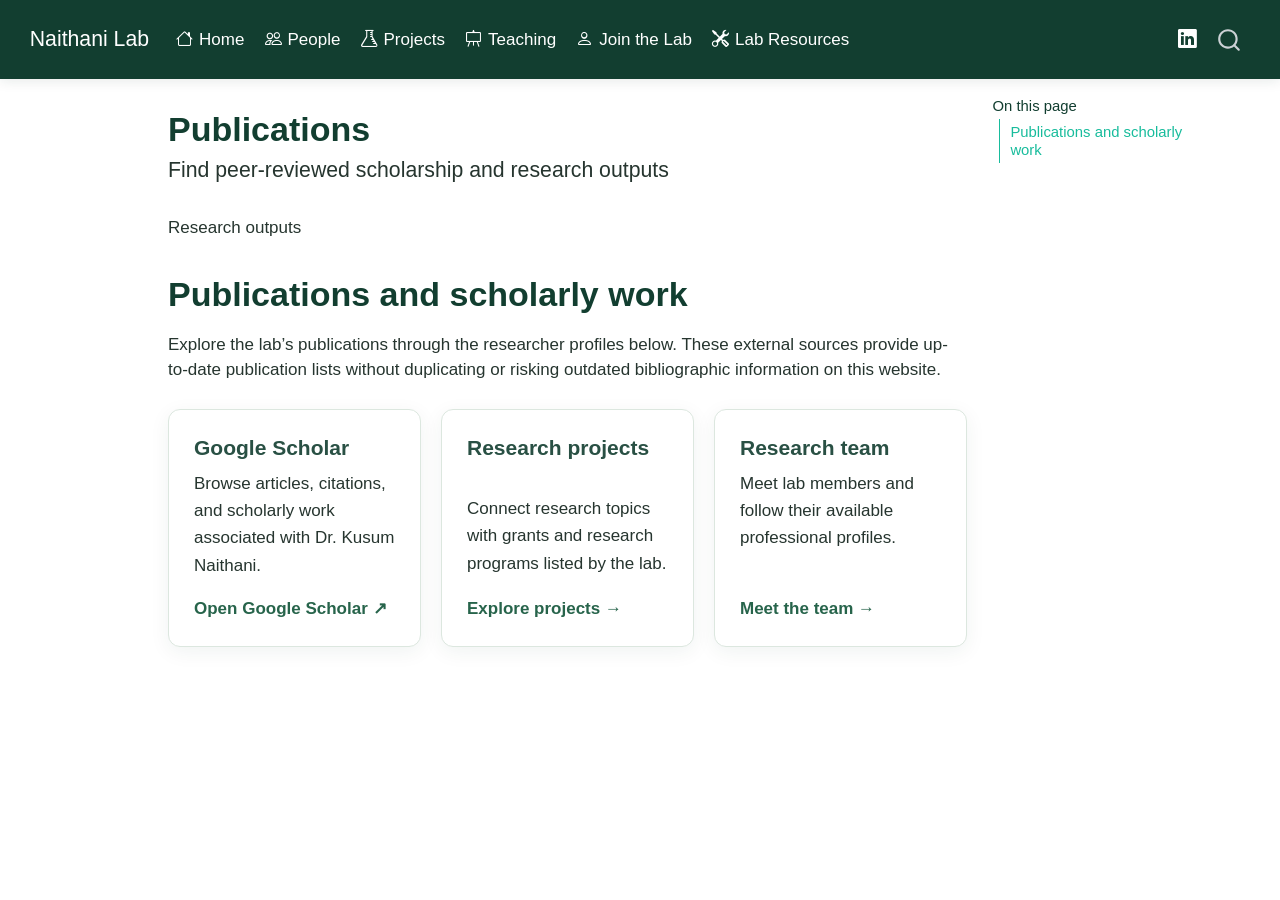
<file: docs/Publications.html>
<!DOCTYPE html>
<html xmlns="http://www.w3.org/1999/xhtml" lang="en" xml:lang="en"><head>

<meta charset="utf-8">
<meta name="generator" content="quarto-1.10.18">

<meta name="viewport" content="width=device-width, initial-scale=1.0, user-scalable=yes">


<title>Publications – Naithani Lab</title>
<style>
/* Default styles provided by pandoc.
** See https://pandoc.org/MANUAL.html#variables-for-html for config info.
*/
span.smallcaps{font-variant: small-caps;}
div.columns{display: flex; gap: 1.5em;}
div.column{flex: auto;}
@media screen {
div.columns{gap: min(4vw, 1.5em);}
div.column{overflow-x: auto;}
}
div.hanging-indent{margin-left: 1.5em; text-indent: -1.5em;}
ul.task-list{list-style: none;}
ul.task-list li input[type="checkbox"] {
  width: 0.8em;
  margin: 0 0.8em 0.2em -1em; /* quarto-specific, see https://github.com/quarto-dev/quarto-cli/issues/4556 */ 
  vertical-align: middle;
}
</style>


<script src="site_libs/quarto-nav/quarto-nav.js"></script>
<script src="site_libs/quarto-nav/headroom.min.js"></script>
<script src="site_libs/clipboard/clipboard.min.js"></script>
<script src="site_libs/quarto-search/autocomplete.umd.js"></script>
<script src="site_libs/quarto-search/fuse.min.js"></script>
<script src="site_libs/quarto-search/quarto-search.js"></script>
<meta name="quarto:offset" content="./">
<script src="site_libs/quarto-html/quarto.js" type="module"></script>
<script src="site_libs/quarto-html/tabsets/tabsets.js" type="module"></script>
<script src="site_libs/quarto-html/popper.min.js"></script>
<script src="site_libs/quarto-html/tippy.umd.min.js"></script>
<script src="site_libs/quarto-html/anchor.min.js"></script>
<link href="site_libs/quarto-html/tippy.css" rel="stylesheet">
<link href="site_libs/quarto-html/quarto-syntax-highlighting-64a204ab8560d761af7679ceaba22944.css" rel="stylesheet" id="quarto-text-highlighting-styles">
<script src="site_libs/bootstrap/bootstrap.min.js"></script>
<link href="site_libs/bootstrap/bootstrap-icons.css" rel="stylesheet">
<link href="site_libs/bootstrap/bootstrap-9d96f532d65220ca877c0304385df42f.min.css" rel="stylesheet" append-hash="true" id="quarto-bootstrap" data-mode="light">
<script id="quarto-search-options" type="application/json">{
  "location": "navbar",
  "copy-button": false,
  "collapse-after": 3,
  "panel-placement": "end",
  "type": "overlay",
  "limit": 50,
  "keyboard-shortcut": [
    "f",
    "/",
    "s"
  ],
  "show-item-context": false,
  "language": {
    "search-no-results-text": "No results",
    "search-matching-documents-text": "matching documents",
    "search-copy-link-title": "Copy link to search",
    "search-hide-matches-text": "Hide additional matches",
    "search-more-match-text": "more match in this document",
    "search-more-matches-text": "more matches in this document",
    "search-clear-button-title": "Clear",
    "search-text-placeholder": "",
    "search-detached-cancel-button-title": "Cancel",
    "search-submit-button-title": "Submit",
    "search-label": "Search"
  }
}</script>


<link rel="stylesheet" href="assets/style.css">
</head>

<body class="nav-fixed quarto-light">

<div id="quarto-search-results"></div>
  <header id="quarto-header" class="headroom fixed-top">
    <nav class="navbar navbar-expand-lg " data-bs-theme="dark">
      <div class="navbar-container container-fluid">
      <div class="navbar-brand-container mx-auto">
    <a class="navbar-brand" href="./index.html">
    <span class="navbar-title">Naithani Lab</span>
    </a>
  </div>
            <div id="quarto-search" class="" title="Search"></div>
          <button class="navbar-toggler" type="button" data-bs-toggle="collapse" data-bs-target="#navbarCollapse" aria-controls="navbarCollapse" role="menu" aria-expanded="false" aria-label="Toggle navigation" onclick="if (window.quartoToggleHeadroom) { window.quartoToggleHeadroom(); }">
  <span class="navbar-toggler-icon"></span>
</button>
          <div class="collapse navbar-collapse" id="navbarCollapse">
            <ul class="navbar-nav navbar-nav-scroll me-auto">
  <li class="nav-item">
    <a class="nav-link" href="./index.html"> <i class="bi bi-house" role="img">
</i> 
<span class="menu-text">Home</span></a>
  </li>  
  <li class="nav-item">
    <a class="nav-link" href="./People.html"> <i class="bi bi-people" role="img">
</i> 
<span class="menu-text">People</span></a>
  </li>  
  <li class="nav-item">
    <a class="nav-link" href="./Projects.html"> <i class="bi bi-flask" role="img">
</i> 
<span class="menu-text">Projects</span></a>
  </li>  
  <li class="nav-item">
    <a class="nav-link" href="./Teaching.html"> <i class="bi bi-easel" role="img">
</i> 
<span class="menu-text">Teaching</span></a>
  </li>  
  <li class="nav-item">
    <a class="nav-link" href="./Positions.html"> <i class="bi bi-person" role="img">
</i> 
<span class="menu-text">Join the Lab</span></a>
  </li>  
  <li class="nav-item">
    <a class="nav-link" href="./Resources.html"> <i class="bi bi-tools" role="img">
</i> 
<span class="menu-text">Lab Resources</span></a>
  </li>  
</ul>
            <ul class="navbar-nav navbar-nav-scroll ms-auto">
  <li class="nav-item compact">
    <a class="nav-link" href="https://www.linkedin.com/in/kusum-naithani-834ba013a/"> <i class="bi bi-linkedin" role="img">
</i> 
<span class="menu-text"></span></a>
  </li>  
</ul>
          </div> <!-- /navcollapse -->
            <div class="quarto-navbar-tools">
</div>
      </div> <!-- /container-fluid -->
    </nav>
</header>
<!-- content -->
<div id="quarto-content" class="quarto-container page-columns page-rows-contents page-layout-article page-navbar">
<!-- sidebar -->
<!-- margin-sidebar -->
    <div id="quarto-margin-sidebar" class="sidebar margin-sidebar">
        <nav id="TOC" role="doc-toc" class="toc-active">
    <h2 id="toc-title">On this page</h2>
   
  <ul>
  <li><a href="#publications-and-scholarly-work" id="toc-publications-and-scholarly-work" class="nav-link active" data-scroll-target="#publications-and-scholarly-work">Publications and scholarly work</a></li>
  </ul>
</nav>
    </div>
<!-- main -->
<main class="content" id="quarto-document-content">

<header id="title-block-header" class="quarto-title-block default">
<div class="quarto-title">
<h1 class="title">Publications</h1>
<p class="subtitle lead">Find peer-reviewed scholarship and research outputs</p>
</div>



<div class="quarto-title-meta">

    
  
    
  </div>
  


</header>


<div class="page-kicker">
Research outputs
</div>
<section id="publications-and-scholarly-work" class="level1">
<h1>Publications and scholarly work</h1>
<p>Explore the lab’s publications through the researcher profiles below. These external sources provide up-to-date publication lists without duplicating or risking outdated bibliographic information on this website.</p>
<div class="lab-grid publication-links">
<div class="lab-card">
<h3 class="anchored" data-anchor-id="publications-and-scholarly-work">
Google Scholar
</h3>
<p>
Browse articles, citations, and scholarly work associated with Dr.&nbsp;Kusum Naithani.
</p>
<a href="https://scholar.google.com/citations?user=t1udHZoAAAAJ" target="_blank" rel="noopener noreferrer">Open Google Scholar ↗</a>
</div>
<div class="lab-card">
<h3 class="anchored">
Research projects
</h3>
<p>
Connect research topics with grants and research programs listed by the lab.
</p>
<a href="./Projects.html">Explore projects →</a>
</div>
<div class="lab-card">
<h3 class="anchored">
Research team
</h3>
<p>
Meet lab members and follow their available professional profiles.
</p>
<a href="./People.html">Meet the team →</a>
</div>
</div>


</section>

</main> <!-- /main -->
<script id="quarto-html-after-body" type="application/javascript">
  window.document.addEventListener("DOMContentLoaded", function (event) {
    const icon = "";
    const anchorJS = new window.AnchorJS();
    anchorJS.options = {
      placement: 'right',
      icon: icon
    };
    anchorJS.add('.anchored');
    const isCodeAnnotation = (el) => {
      for (const clz of el.classList) {
        if (clz.startsWith('code-annotation-')) {                     
          return true;
        }
      }
      return false;
    }
    const onCopySuccess = function(e) {
      // button target
      const button = e.trigger;
      // don't keep focus
      button.blur();
      // flash "checked"
      button.classList.add('code-copy-button-checked');
      var currentTitle = button.getAttribute("title");
      button.setAttribute("title", "Copied!");
      let tooltip;
      if (window.bootstrap) {
        button.setAttribute("data-bs-toggle", "tooltip");
        button.setAttribute("data-bs-placement", "left");
        button.setAttribute("data-bs-title", "Copied!");
        tooltip = new bootstrap.Tooltip(button, 
          { trigger: "manual", 
            customClass: "code-copy-button-tooltip",
            offset: [0, -8]});
        tooltip.show();    
      }
      setTimeout(function() {
        if (tooltip) {
          tooltip.hide();
          button.removeAttribute("data-bs-title");
          button.removeAttribute("data-bs-toggle");
          button.removeAttribute("data-bs-placement");
        }
        button.setAttribute("title", currentTitle);
        button.classList.remove('code-copy-button-checked');
      }, 1000);
      // clear code selection
      e.clearSelection();
    }
    const getTextToCopy = function(trigger) {
      const outerScaffold = trigger.parentElement.cloneNode(true);
      const codeEl = outerScaffold.querySelector('code');
      for (const childEl of codeEl.children) {
        if (isCodeAnnotation(childEl)) {
          childEl.remove();
        }
      }
      return codeEl.innerText;
    }
    const clipboard = new window.ClipboardJS('.code-copy-button:not([data-in-quarto-modal])', {
      text: getTextToCopy
    });
    clipboard.on('success', onCopySuccess);
    if (window.document.getElementById('quarto-embedded-source-code-modal')) {
      const clipboardModal = new window.ClipboardJS('.code-copy-button[data-in-quarto-modal]', {
        text: getTextToCopy,
        container: window.document.getElementById('quarto-embedded-source-code-modal')
      });
      clipboardModal.on('success', onCopySuccess);
    }
      var localhostRegex = new RegExp(/^(?:http|https):\/\/localhost\:?[0-9]*\//);
      var mailtoRegex = new RegExp(/^mailto:/);
        var filterRegex = new RegExp('/' + window.location.host + '/');
      var isInternal = (href) => {
          return filterRegex.test(href) || localhostRegex.test(href) || mailtoRegex.test(href);
      }
      // Inspect non-navigation links and adorn them if external
     var links = window.document.querySelectorAll('a[href]:not(.nav-link):not(.navbar-brand):not(.toc-action):not(.sidebar-link):not(.sidebar-item-toggle):not(.pagination-link):not(.no-external):not([aria-hidden]):not(.dropdown-item):not(.quarto-navigation-tool):not(.about-link)');
      for (var i=0; i<links.length; i++) {
        const link = links[i];
        if (!isInternal(link.href)) {
          // undo the damage that might have been done by quarto-nav.js in the case of
          // links that we want to consider external
          if (link.dataset.originalHref !== undefined) {
            link.href = link.dataset.originalHref;
          }
        }
      }
    function tippyHover(el, contentFn, onTriggerFn, onUntriggerFn) {
      const config = {
        allowHTML: true,
        maxWidth: 500,
        delay: 100,
        arrow: false,
        appendTo: function(el) {
            return el.parentElement;
        },
        interactive: true,
        interactiveBorder: 10,
        theme: 'quarto',
        placement: 'bottom-start',
      };
      if (contentFn) {
        config.content = contentFn;
      }
      if (onTriggerFn) {
        config.onTrigger = onTriggerFn;
      }
      if (onUntriggerFn) {
        config.onUntrigger = onUntriggerFn;
      }
      window.tippy(el, config); 
    }
    const noterefs = window.document.querySelectorAll('a[role="doc-noteref"]');
    for (var i=0; i<noterefs.length; i++) {
      const ref = noterefs[i];
      tippyHover(ref, function() {
        // use id or data attribute instead here
        let href = ref.getAttribute('data-footnote-href') || ref.getAttribute('href');
        try { href = new URL(href).hash; } catch {}
        const id = href.replace(/^#\/?/, "");
        const note = window.document.getElementById(id);
        if (note) {
          return note.innerHTML;
        } else {
          return "";
        }
      });
    }
    const xrefs = window.document.querySelectorAll('a.quarto-xref');
    const processXRef = (id, note) => {
      // Strip column container classes
      const stripColumnClz = (el) => {
        el.classList.remove("page-full", "page-columns");
        if (el.children) {
          for (const child of el.children) {
            stripColumnClz(child);
          }
        }
      }
      stripColumnClz(note)
      if (id === null || id.startsWith('sec-')) {
        // Special case sections, only their first couple elements
        const container = document.createElement("div");
        if (note.children && note.children.length > 2) {
          container.appendChild(note.children[0].cloneNode(true));
          for (let i = 1; i < note.children.length; i++) {
            const child = note.children[i];
            if (child.tagName === "P" && child.innerText === "") {
              continue;
            } else {
              container.appendChild(child.cloneNode(true));
              break;
            }
          }
          if (window.Quarto?.typesetMath) {
            window.Quarto.typesetMath(container);
          }
          return container.innerHTML
        } else {
          if (window.Quarto?.typesetMath) {
            window.Quarto.typesetMath(note);
          }
          return note.innerHTML;
        }
      } else {
        // Remove any anchor links if they are present
        const anchorLink = note.querySelector('a.anchorjs-link');
        if (anchorLink) {
          anchorLink.remove();
        }
        if (window.Quarto?.typesetMath) {
          window.Quarto.typesetMath(note);
        }
        if (note.classList.contains("callout")) {
          return note.outerHTML;
        } else {
          return note.innerHTML;
        }
      }
    }
    for (var i=0; i<xrefs.length; i++) {
      const xref = xrefs[i];
      tippyHover(xref, undefined, function(instance) {
        instance.disable();
        let url = xref.getAttribute('href');
        let hash = undefined; 
        if (url.startsWith('#')) {
          hash = url;
        } else {
          try { hash = new URL(url).hash; } catch {}
        }
        if (hash) {
          const id = hash.replace(/^#\/?/, "");
          const note = window.document.getElementById(id);
          if (note !== null) {
            try {
              const html = processXRef(id, note.cloneNode(true));
              instance.setContent(html);
            } finally {
              instance.enable();
              instance.show();
            }
          } else {
            // See if we can fetch this
            fetch(url.split('#')[0])
            .then(res => res.text())
            .then(html => {
              const parser = new DOMParser();
              const htmlDoc = parser.parseFromString(html, "text/html");
              const note = htmlDoc.getElementById(id);
              if (note !== null) {
                const html = processXRef(id, note);
                instance.setContent(html);
              } 
            }).finally(() => {
              instance.enable();
              instance.show();
            });
          }
        } else {
          // See if we can fetch a full url (with no hash to target)
          // This is a special case and we should probably do some content thinning / targeting
          fetch(url)
          .then(res => res.text())
          .then(html => {
            const parser = new DOMParser();
            const htmlDoc = parser.parseFromString(html, "text/html");
            const note = htmlDoc.querySelector('main.content');
            if (note !== null) {
              // This should only happen for chapter cross references
              // (since there is no id in the URL)
              // remove the first header
              if (note.children.length > 0 && note.children[0].tagName === "HEADER") {
                note.children[0].remove();
              }
              const html = processXRef(null, note);
              instance.setContent(html);
            } 
          }).finally(() => {
            instance.enable();
            instance.show();
          });
        }
      }, function(instance) {
      });
    }
        let selectedAnnoteEl;
        const selectorForAnnotation = ( cell, annotation) => {
          let cellAttr = 'data-code-cell="' + cell + '"';
          let lineAttr = 'data-code-annotation="' +  annotation + '"';
          const selector = 'span[' + cellAttr + '][' + lineAttr + ']';
          return selector;
        }
        const selectCodeLines = (annoteEl) => {
          const doc = window.document;
          const targetCell = annoteEl.getAttribute("data-target-cell");
          const targetAnnotation = annoteEl.getAttribute("data-target-annotation");
          const annoteSpan = window.document.querySelector(selectorForAnnotation(targetCell, targetAnnotation));
          const lines = annoteSpan.getAttribute("data-code-lines").split(",");
          const lineIds = lines.map((line) => {
            return targetCell + "-" + line;
          })
          let top = null;
          let height = null;
          let parent = null;
          if (lineIds.length > 0) {
              //compute the position of the single el (top and bottom and make a div)
              const el = window.document.getElementById(lineIds[0]);
              top = el.offsetTop;
              height = el.offsetHeight;
              parent = el.parentElement.parentElement;
            if (lineIds.length > 1) {
              const lastEl = window.document.getElementById(lineIds[lineIds.length - 1]);
              const bottom = lastEl.offsetTop + lastEl.offsetHeight;
              height = bottom - top;
            }
            if (top !== null && height !== null && parent !== null) {
              // cook up a div (if necessary) and position it 
              let div = window.document.getElementById("code-annotation-line-highlight");
              if (div === null) {
                div = window.document.createElement("div");
                div.setAttribute("id", "code-annotation-line-highlight");
                div.style.position = 'absolute';
                parent.appendChild(div);
              }
              div.style.top = top - 2 + "px";
              div.style.height = height + 4 + "px";
              div.style.left = 0;
              let gutterDiv = window.document.getElementById("code-annotation-line-highlight-gutter");
              if (gutterDiv === null) {
                gutterDiv = window.document.createElement("div");
                gutterDiv.setAttribute("id", "code-annotation-line-highlight-gutter");
                gutterDiv.style.position = 'absolute';
                const codeCell = window.document.getElementById(targetCell);
                const gutter = codeCell.querySelector('.code-annotation-gutter');
                gutter.appendChild(gutterDiv);
              }
              gutterDiv.style.top = top - 2 + "px";
              gutterDiv.style.height = height + 4 + "px";
            }
            selectedAnnoteEl = annoteEl;
          }
        };
        const unselectCodeLines = () => {
          const elementsIds = ["code-annotation-line-highlight", "code-annotation-line-highlight-gutter"];
          elementsIds.forEach((elId) => {
            const div = window.document.getElementById(elId);
            if (div) {
              div.remove();
            }
          });
          selectedAnnoteEl = undefined;
        };
          // Handle positioning of the toggle
      window.addEventListener(
        "resize",
        throttle(() => {
          elRect = undefined;
          if (selectedAnnoteEl) {
            selectCodeLines(selectedAnnoteEl);
          }
        }, 10)
      );
      function throttle(fn, ms) {
      let throttle = false;
      let timer;
        return (...args) => {
          if(!throttle) { // first call gets through
              fn.apply(this, args);
              throttle = true;
          } else { // all the others get throttled
              if(timer) clearTimeout(timer); // cancel #2
              timer = setTimeout(() => {
                fn.apply(this, args);
                timer = throttle = false;
              }, ms);
          }
        };
      }
        // Attach click handler to the DT
        const annoteDls = window.document.querySelectorAll('dt[data-target-cell]');
        for (const annoteDlNode of annoteDls) {
          annoteDlNode.addEventListener('click', (event) => {
            const clickedEl = event.target;
            if (clickedEl !== selectedAnnoteEl) {
              unselectCodeLines();
              const activeEl = window.document.querySelector('dt[data-target-cell].code-annotation-active');
              if (activeEl) {
                activeEl.classList.remove('code-annotation-active');
              }
              selectCodeLines(clickedEl);
              clickedEl.classList.add('code-annotation-active');
            } else {
              // Unselect the line
              unselectCodeLines();
              clickedEl.classList.remove('code-annotation-active');
            }
          });
        }
    const findCites = (el) => {
      const parentEl = el.parentElement;
      if (parentEl) {
        const cites = parentEl.dataset.cites;
        if (cites) {
          return {
            el,
            cites: cites.split(' ')
          };
        } else {
          return findCites(el.parentElement)
        }
      } else {
        return undefined;
      }
    };
    var bibliorefs = window.document.querySelectorAll('a[role="doc-biblioref"]');
    for (var i=0; i<bibliorefs.length; i++) {
      const ref = bibliorefs[i];
      const citeInfo = findCites(ref);
      if (citeInfo) {
        tippyHover(citeInfo.el, function() {
          var popup = window.document.createElement('div');
          citeInfo.cites.forEach(function(cite) {
            var citeDiv = window.document.createElement('div');
            citeDiv.classList.add('hanging-indent');
            citeDiv.classList.add('csl-entry');
            var biblioDiv = window.document.getElementById('ref-' + cite);
            if (biblioDiv) {
              citeDiv.innerHTML = biblioDiv.innerHTML;
            }
            popup.appendChild(citeDiv);
          });
          return popup.innerHTML;
        });
      }
    }
  });
  </script>
</div> <!-- /content -->




</body></html>
</file>
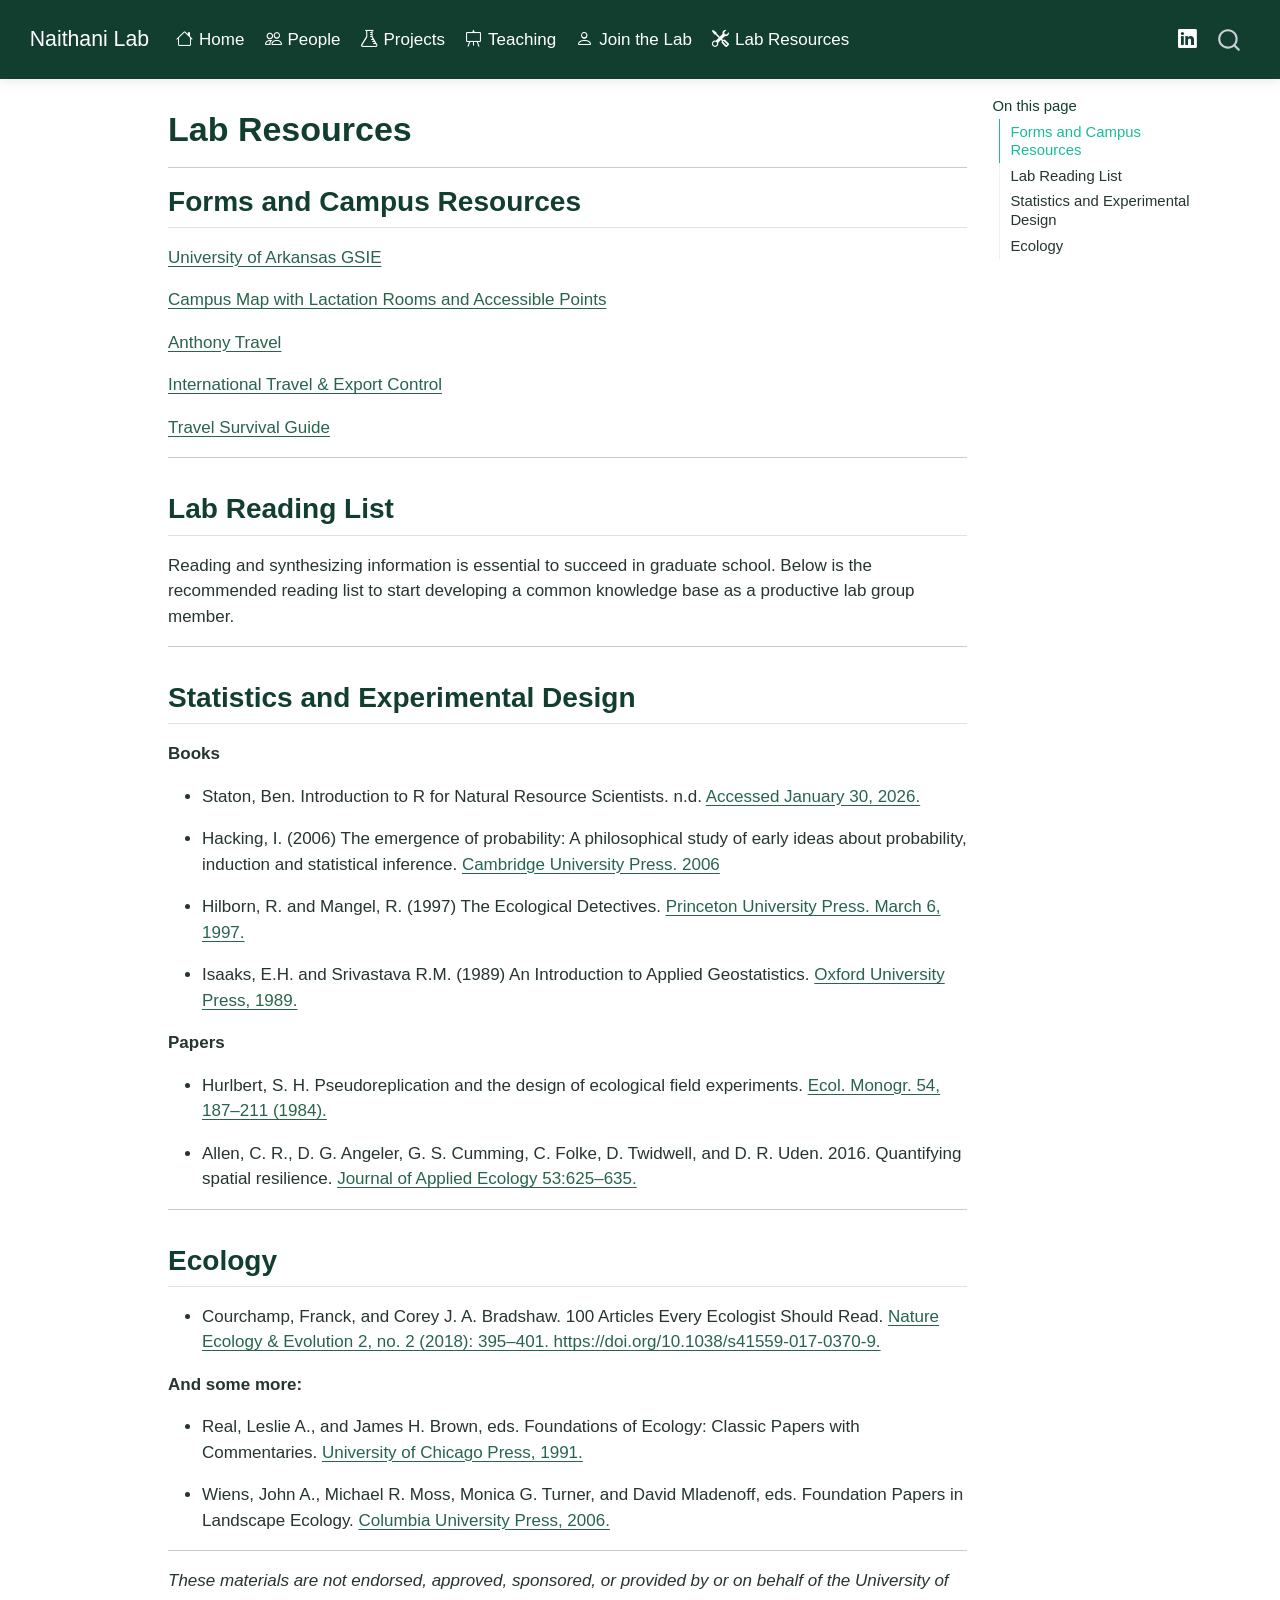
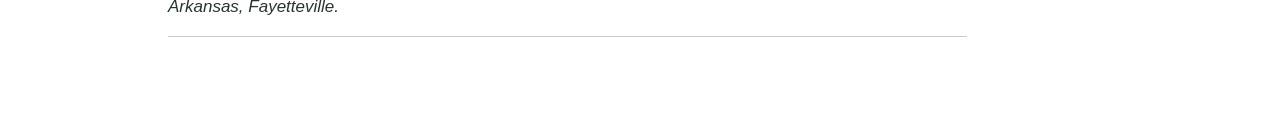
<file: docs/Resources.html>
<!DOCTYPE html>
<html xmlns="http://www.w3.org/1999/xhtml" lang="en" xml:lang="en"><head>

<meta charset="utf-8">
<meta name="generator" content="quarto-1.10.18">

<meta name="viewport" content="width=device-width, initial-scale=1.0, user-scalable=yes">


<title>Lab Resources – Naithani Lab</title>
<style>
/* Default styles provided by pandoc.
** See https://pandoc.org/MANUAL.html#variables-for-html for config info.
*/
span.smallcaps{font-variant: small-caps;}
div.columns{display: flex; gap: 1.5em;}
div.column{flex: auto;}
@media screen {
div.columns{gap: min(4vw, 1.5em);}
div.column{overflow-x: auto;}
}
div.hanging-indent{margin-left: 1.5em; text-indent: -1.5em;}
ul.task-list{list-style: none;}
ul.task-list li input[type="checkbox"] {
  width: 0.8em;
  margin: 0 0.8em 0.2em -1em; /* quarto-specific, see https://github.com/quarto-dev/quarto-cli/issues/4556 */ 
  vertical-align: middle;
}
</style>


<script src="site_libs/quarto-nav/quarto-nav.js"></script>
<script src="site_libs/quarto-nav/headroom.min.js"></script>
<script src="site_libs/clipboard/clipboard.min.js"></script>
<script src="site_libs/quarto-search/autocomplete.umd.js"></script>
<script src="site_libs/quarto-search/fuse.min.js"></script>
<script src="site_libs/quarto-search/quarto-search.js"></script>
<meta name="quarto:offset" content="./">
<script src="site_libs/quarto-html/quarto.js" type="module"></script>
<script src="site_libs/quarto-html/tabsets/tabsets.js" type="module"></script>
<script src="site_libs/quarto-html/popper.min.js"></script>
<script src="site_libs/quarto-html/tippy.umd.min.js"></script>
<script src="site_libs/quarto-html/anchor.min.js"></script>
<link href="site_libs/quarto-html/tippy.css" rel="stylesheet">
<link href="site_libs/quarto-html/quarto-syntax-highlighting-64a204ab8560d761af7679ceaba22944.css" rel="stylesheet" id="quarto-text-highlighting-styles">
<script src="site_libs/bootstrap/bootstrap.min.js"></script>
<link href="site_libs/bootstrap/bootstrap-icons.css" rel="stylesheet">
<link href="site_libs/bootstrap/bootstrap-9d96f532d65220ca877c0304385df42f.min.css" rel="stylesheet" append-hash="true" id="quarto-bootstrap" data-mode="light">
<script id="quarto-search-options" type="application/json">{
  "location": "navbar",
  "copy-button": false,
  "collapse-after": 3,
  "panel-placement": "end",
  "type": "overlay",
  "limit": 50,
  "keyboard-shortcut": [
    "f",
    "/",
    "s"
  ],
  "show-item-context": false,
  "language": {
    "search-no-results-text": "No results",
    "search-matching-documents-text": "matching documents",
    "search-copy-link-title": "Copy link to search",
    "search-hide-matches-text": "Hide additional matches",
    "search-more-match-text": "more match in this document",
    "search-more-matches-text": "more matches in this document",
    "search-clear-button-title": "Clear",
    "search-text-placeholder": "",
    "search-detached-cancel-button-title": "Cancel",
    "search-submit-button-title": "Submit",
    "search-label": "Search"
  }
}</script>


<link rel="stylesheet" href="assets/style.css">
</head>

<body class="nav-fixed quarto-light">

<div id="quarto-search-results"></div>
  <header id="quarto-header" class="headroom fixed-top">
    <nav class="navbar navbar-expand-lg " data-bs-theme="dark">
      <div class="navbar-container container-fluid">
      <div class="navbar-brand-container mx-auto">
    <a class="navbar-brand" href="./index.html">
    <span class="navbar-title">Naithani Lab</span>
    </a>
  </div>
            <div id="quarto-search" class="" title="Search"></div>
          <button class="navbar-toggler" type="button" data-bs-toggle="collapse" data-bs-target="#navbarCollapse" aria-controls="navbarCollapse" role="menu" aria-expanded="false" aria-label="Toggle navigation" onclick="if (window.quartoToggleHeadroom) { window.quartoToggleHeadroom(); }">
  <span class="navbar-toggler-icon"></span>
</button>
          <div class="collapse navbar-collapse" id="navbarCollapse">
            <ul class="navbar-nav navbar-nav-scroll me-auto">
  <li class="nav-item">
    <a class="nav-link" href="./index.html"> <i class="bi bi-house" role="img">
</i> 
<span class="menu-text">Home</span></a>
  </li>  
  <li class="nav-item">
    <a class="nav-link" href="./People.html"> <i class="bi bi-people" role="img">
</i> 
<span class="menu-text">People</span></a>
  </li>  
  <li class="nav-item">
    <a class="nav-link" href="./Projects.html"> <i class="bi bi-flask" role="img">
</i> 
<span class="menu-text">Projects</span></a>
  </li>  
  <li class="nav-item">
    <a class="nav-link" href="./Teaching.html"> <i class="bi bi-easel" role="img">
</i> 
<span class="menu-text">Teaching</span></a>
  </li>  
  <li class="nav-item">
    <a class="nav-link" href="./Positions.html"> <i class="bi bi-person" role="img">
</i> 
<span class="menu-text">Join the Lab</span></a>
  </li>  
  <li class="nav-item">
    <a class="nav-link active" href="./Resources.html" aria-current="page"> <i class="bi bi-tools" role="img">
</i> 
<span class="menu-text">Lab Resources</span></a>
  </li>  
</ul>
            <ul class="navbar-nav navbar-nav-scroll ms-auto">
  <li class="nav-item compact">
    <a class="nav-link" href="https://www.linkedin.com/in/kusum-naithani-834ba013a/"> <i class="bi bi-linkedin" role="img">
</i> 
<span class="menu-text"></span></a>
  </li>  
</ul>
          </div> <!-- /navcollapse -->
            <div class="quarto-navbar-tools">
</div>
      </div> <!-- /container-fluid -->
    </nav>
</header>
<!-- content -->
<div id="quarto-content" class="quarto-container page-columns page-rows-contents page-layout-article page-navbar">
<!-- sidebar -->
<!-- margin-sidebar -->
    <div id="quarto-margin-sidebar" class="sidebar margin-sidebar">
        <nav id="TOC" role="doc-toc" class="toc-active">
    <h2 id="toc-title">On this page</h2>
   
  <ul>
  <li><a href="#forms-and-campus-resources" id="toc-forms-and-campus-resources" class="nav-link active" data-scroll-target="#forms-and-campus-resources">Forms and Campus Resources</a></li>
  <li><a href="#lab-reading-list" id="toc-lab-reading-list" class="nav-link" data-scroll-target="#lab-reading-list">Lab Reading List</a></li>
  <li><a href="#statistics-and-experimental-design" id="toc-statistics-and-experimental-design" class="nav-link" data-scroll-target="#statistics-and-experimental-design">Statistics and Experimental Design</a></li>
  <li><a href="#ecology" id="toc-ecology" class="nav-link" data-scroll-target="#ecology">Ecology</a></li>
  </ul>
</nav>
    </div>
<!-- main -->
<main class="content" id="quarto-document-content">

<header id="title-block-header" class="quarto-title-block default">
<div class="quarto-title">
<h1 class="title">Lab Resources</h1>
</div>



<div class="quarto-title-meta">

    
  
    
  </div>
  


</header>


<hr>
<section id="forms-and-campus-resources" class="level2">
<h2 class="anchored" data-anchor-id="forms-and-campus-resources">Forms and Campus Resources</h2>
<p><a href="https://graduate-students.uark.edu/">University of Arkansas GSIE</a></p>
<p><a href="https://campusmaps.uark.edu/?pnl_disp=N&amp;accessible_pt=Y&amp;id=2110#!ct/94027,94028,94029,94030">Campus Map with Lactation Rooms and Accessible Points</a></p>
<p><a href="https://travel.uark.edu/travel-arrangements/anthony-travel-agency.php">Anthony Travel</a></p>
<p><a href="https://travel.uark.edu/travel-policy/international-travel.php">International Travel &amp; Export Control</a></p>
<p><a href="https://uark.sharepoint.com/sites/wdt/SitePages/Travel-Survival-Guide.aspx">Travel Survival Guide</a></p>
<hr>
</section>
<section id="lab-reading-list" class="level2">
<h2 class="anchored" data-anchor-id="lab-reading-list">Lab Reading List</h2>
<p>Reading and synthesizing information is essential to succeed in graduate school. Below is the recommended reading list to start developing a common knowledge base as a productive lab group member.</p>
<hr>
</section>
<section id="statistics-and-experimental-design" class="level2">
<h2 class="anchored" data-anchor-id="statistics-and-experimental-design">Statistics and Experimental Design</h2>
<p><strong>Books</strong></p>
<ul>
<li><p>Staton, Ben. Introduction to R for Natural Resource Scientists. n.d. <a href="https://bstaton1.github.io/au-r-workshop/index.html#prerequisites.">Accessed January 30, 2026.</a></p></li>
<li><p>Hacking, I. (2006) The emergence of probability: A philosophical study of early ideas about probability, induction and statistical inference. <a href="https://www.cambridge.org/core/books/emergence-of-probability/9852017A380C63DA30886D25B80336A7">Cambridge University Press. 2006</a></p></li>
<li><p>Hilborn, R. and Mangel, R. (1997) The Ecological Detectives. <a href="https://press.princeton.edu/books/paperback/9780691034973/the-ecological-detective?srsltid=AfmBOoq-IauLl5_2ori5E6piclVPT_LnMVc8fiRmGeZPEjTXt51XbDSi">Princeton University Press. March 6, 1997.</a></p></li>
<li><p>Isaaks, E.H. and Srivastava R.M. (1989) An Introduction to Applied Geostatistics. <a href="https://www.amazon.com/Introduction-Applied-Geostatistics-Edward-Isaaks/dp/0195050134">Oxford University Press, 1989.</a></p></li>
</ul>
<p><strong>Papers</strong></p>
<ul>
<li><p>Hurlbert, S. H. Pseudoreplication and the design of ecological field experiments. <a href="https://esajournals.onlinelibrary.wiley.com/doi/10.2307/1942661">Ecol. Monogr. 54, 187–211 (1984).</a></p></li>
<li><p>Allen, C. R., D. G. Angeler, G. S. Cumming, C. Folke, D. Twidwell, and D. R. Uden. 2016. Quantifying spatial resilience. <a href="https://besjournals.onlinelibrary.wiley.com/doi/full/10.1111/1365-2664.12634">Journal of Applied Ecology 53:625–635.</a></p></li>
</ul>
<hr>
</section>
<section id="ecology" class="level2">
<h2 class="anchored" data-anchor-id="ecology">Ecology</h2>
<ul>
<li>Courchamp, Franck, and Corey J. A. Bradshaw. 100 Articles Every Ecologist Should Read. <a href="https://d0050464-881e-4bab-900f-557585398015.filesusr.com/ugd/9b6d5d_31ab1ea20ed247e7a4ce788506304070.pdf">Nature Ecology &amp; Evolution 2, no. 2 (2018): 395–401. https://doi.org/10.1038/s41559-017-0370-9.</a></li>
</ul>
<p><strong>And some more:</strong></p>
<ul>
<li><p>Real, Leslie A., and James H. Brown, eds.&nbsp;Foundations of Ecology: Classic Papers with Commentaries. <a href="https://press.uchicago.edu/ucp/books/book/chicago/F/bo3613618.html">University of Chicago Press, 1991.</a></p></li>
<li><p>Wiens, John A., Michael R. Moss, Monica G. Turner, and David Mladenoff, eds.&nbsp;Foundation Papers in Landscape Ecology. <a href="https://cup.columbia.edu/book/foundation-papers-in-landscape-ecology/9780231126809/">Columbia University Press, 2006.</a></p></li>
</ul>
<hr>
<p><em>These materials are not endorsed, approved, sponsored, or provided by or on behalf of the University of Arkansas, Fayetteville.</em></p>
<hr>


</section>

</main> <!-- /main -->
<script id="quarto-html-after-body" type="application/javascript">
  window.document.addEventListener("DOMContentLoaded", function (event) {
    const icon = "";
    const anchorJS = new window.AnchorJS();
    anchorJS.options = {
      placement: 'right',
      icon: icon
    };
    anchorJS.add('.anchored');
    const isCodeAnnotation = (el) => {
      for (const clz of el.classList) {
        if (clz.startsWith('code-annotation-')) {                     
          return true;
        }
      }
      return false;
    }
    const onCopySuccess = function(e) {
      // button target
      const button = e.trigger;
      // don't keep focus
      button.blur();
      // flash "checked"
      button.classList.add('code-copy-button-checked');
      var currentTitle = button.getAttribute("title");
      button.setAttribute("title", "Copied!");
      let tooltip;
      if (window.bootstrap) {
        button.setAttribute("data-bs-toggle", "tooltip");
        button.setAttribute("data-bs-placement", "left");
        button.setAttribute("data-bs-title", "Copied!");
        tooltip = new bootstrap.Tooltip(button, 
          { trigger: "manual", 
            customClass: "code-copy-button-tooltip",
            offset: [0, -8]});
        tooltip.show();    
      }
      setTimeout(function() {
        if (tooltip) {
          tooltip.hide();
          button.removeAttribute("data-bs-title");
          button.removeAttribute("data-bs-toggle");
          button.removeAttribute("data-bs-placement");
        }
        button.setAttribute("title", currentTitle);
        button.classList.remove('code-copy-button-checked');
      }, 1000);
      // clear code selection
      e.clearSelection();
    }
    const getTextToCopy = function(trigger) {
      const outerScaffold = trigger.parentElement.cloneNode(true);
      const codeEl = outerScaffold.querySelector('code');
      for (const childEl of codeEl.children) {
        if (isCodeAnnotation(childEl)) {
          childEl.remove();
        }
      }
      return codeEl.innerText;
    }
    const clipboard = new window.ClipboardJS('.code-copy-button:not([data-in-quarto-modal])', {
      text: getTextToCopy
    });
    clipboard.on('success', onCopySuccess);
    if (window.document.getElementById('quarto-embedded-source-code-modal')) {
      const clipboardModal = new window.ClipboardJS('.code-copy-button[data-in-quarto-modal]', {
        text: getTextToCopy,
        container: window.document.getElementById('quarto-embedded-source-code-modal')
      });
      clipboardModal.on('success', onCopySuccess);
    }
      var localhostRegex = new RegExp(/^(?:http|https):\/\/localhost\:?[0-9]*\//);
      var mailtoRegex = new RegExp(/^mailto:/);
        var filterRegex = new RegExp('/' + window.location.host + '/');
      var isInternal = (href) => {
          return filterRegex.test(href) || localhostRegex.test(href) || mailtoRegex.test(href);
      }
      // Inspect non-navigation links and adorn them if external
     var links = window.document.querySelectorAll('a[href]:not(.nav-link):not(.navbar-brand):not(.toc-action):not(.sidebar-link):not(.sidebar-item-toggle):not(.pagination-link):not(.no-external):not([aria-hidden]):not(.dropdown-item):not(.quarto-navigation-tool):not(.about-link)');
      for (var i=0; i<links.length; i++) {
        const link = links[i];
        if (!isInternal(link.href)) {
          // undo the damage that might have been done by quarto-nav.js in the case of
          // links that we want to consider external
          if (link.dataset.originalHref !== undefined) {
            link.href = link.dataset.originalHref;
          }
        }
      }
    function tippyHover(el, contentFn, onTriggerFn, onUntriggerFn) {
      const config = {
        allowHTML: true,
        maxWidth: 500,
        delay: 100,
        arrow: false,
        appendTo: function(el) {
            return el.parentElement;
        },
        interactive: true,
        interactiveBorder: 10,
        theme: 'quarto',
        placement: 'bottom-start',
      };
      if (contentFn) {
        config.content = contentFn;
      }
      if (onTriggerFn) {
        config.onTrigger = onTriggerFn;
      }
      if (onUntriggerFn) {
        config.onUntrigger = onUntriggerFn;
      }
      window.tippy(el, config); 
    }
    const noterefs = window.document.querySelectorAll('a[role="doc-noteref"]');
    for (var i=0; i<noterefs.length; i++) {
      const ref = noterefs[i];
      tippyHover(ref, function() {
        // use id or data attribute instead here
        let href = ref.getAttribute('data-footnote-href') || ref.getAttribute('href');
        try { href = new URL(href).hash; } catch {}
        const id = href.replace(/^#\/?/, "");
        const note = window.document.getElementById(id);
        if (note) {
          return note.innerHTML;
        } else {
          return "";
        }
      });
    }
    const xrefs = window.document.querySelectorAll('a.quarto-xref');
    const processXRef = (id, note) => {
      // Strip column container classes
      const stripColumnClz = (el) => {
        el.classList.remove("page-full", "page-columns");
        if (el.children) {
          for (const child of el.children) {
            stripColumnClz(child);
          }
        }
      }
      stripColumnClz(note)
      if (id === null || id.startsWith('sec-')) {
        // Special case sections, only their first couple elements
        const container = document.createElement("div");
        if (note.children && note.children.length > 2) {
          container.appendChild(note.children[0].cloneNode(true));
          for (let i = 1; i < note.children.length; i++) {
            const child = note.children[i];
            if (child.tagName === "P" && child.innerText === "") {
              continue;
            } else {
              container.appendChild(child.cloneNode(true));
              break;
            }
          }
          if (window.Quarto?.typesetMath) {
            window.Quarto.typesetMath(container);
          }
          return container.innerHTML
        } else {
          if (window.Quarto?.typesetMath) {
            window.Quarto.typesetMath(note);
          }
          return note.innerHTML;
        }
      } else {
        // Remove any anchor links if they are present
        const anchorLink = note.querySelector('a.anchorjs-link');
        if (anchorLink) {
          anchorLink.remove();
        }
        if (window.Quarto?.typesetMath) {
          window.Quarto.typesetMath(note);
        }
        if (note.classList.contains("callout")) {
          return note.outerHTML;
        } else {
          return note.innerHTML;
        }
      }
    }
    for (var i=0; i<xrefs.length; i++) {
      const xref = xrefs[i];
      tippyHover(xref, undefined, function(instance) {
        instance.disable();
        let url = xref.getAttribute('href');
        let hash = undefined; 
        if (url.startsWith('#')) {
          hash = url;
        } else {
          try { hash = new URL(url).hash; } catch {}
        }
        if (hash) {
          const id = hash.replace(/^#\/?/, "");
          const note = window.document.getElementById(id);
          if (note !== null) {
            try {
              const html = processXRef(id, note.cloneNode(true));
              instance.setContent(html);
            } finally {
              instance.enable();
              instance.show();
            }
          } else {
            // See if we can fetch this
            fetch(url.split('#')[0])
            .then(res => res.text())
            .then(html => {
              const parser = new DOMParser();
              const htmlDoc = parser.parseFromString(html, "text/html");
              const note = htmlDoc.getElementById(id);
              if (note !== null) {
                const html = processXRef(id, note);
                instance.setContent(html);
              } 
            }).finally(() => {
              instance.enable();
              instance.show();
            });
          }
        } else {
          // See if we can fetch a full url (with no hash to target)
          // This is a special case and we should probably do some content thinning / targeting
          fetch(url)
          .then(res => res.text())
          .then(html => {
            const parser = new DOMParser();
            const htmlDoc = parser.parseFromString(html, "text/html");
            const note = htmlDoc.querySelector('main.content');
            if (note !== null) {
              // This should only happen for chapter cross references
              // (since there is no id in the URL)
              // remove the first header
              if (note.children.length > 0 && note.children[0].tagName === "HEADER") {
                note.children[0].remove();
              }
              const html = processXRef(null, note);
              instance.setContent(html);
            } 
          }).finally(() => {
            instance.enable();
            instance.show();
          });
        }
      }, function(instance) {
      });
    }
        let selectedAnnoteEl;
        const selectorForAnnotation = ( cell, annotation) => {
          let cellAttr = 'data-code-cell="' + cell + '"';
          let lineAttr = 'data-code-annotation="' +  annotation + '"';
          const selector = 'span[' + cellAttr + '][' + lineAttr + ']';
          return selector;
        }
        const selectCodeLines = (annoteEl) => {
          const doc = window.document;
          const targetCell = annoteEl.getAttribute("data-target-cell");
          const targetAnnotation = annoteEl.getAttribute("data-target-annotation");
          const annoteSpan = window.document.querySelector(selectorForAnnotation(targetCell, targetAnnotation));
          const lines = annoteSpan.getAttribute("data-code-lines").split(",");
          const lineIds = lines.map((line) => {
            return targetCell + "-" + line;
          })
          let top = null;
          let height = null;
          let parent = null;
          if (lineIds.length > 0) {
              //compute the position of the single el (top and bottom and make a div)
              const el = window.document.getElementById(lineIds[0]);
              top = el.offsetTop;
              height = el.offsetHeight;
              parent = el.parentElement.parentElement;
            if (lineIds.length > 1) {
              const lastEl = window.document.getElementById(lineIds[lineIds.length - 1]);
              const bottom = lastEl.offsetTop + lastEl.offsetHeight;
              height = bottom - top;
            }
            if (top !== null && height !== null && parent !== null) {
              // cook up a div (if necessary) and position it 
              let div = window.document.getElementById("code-annotation-line-highlight");
              if (div === null) {
                div = window.document.createElement("div");
                div.setAttribute("id", "code-annotation-line-highlight");
                div.style.position = 'absolute';
                parent.appendChild(div);
              }
              div.style.top = top - 2 + "px";
              div.style.height = height + 4 + "px";
              div.style.left = 0;
              let gutterDiv = window.document.getElementById("code-annotation-line-highlight-gutter");
              if (gutterDiv === null) {
                gutterDiv = window.document.createElement("div");
                gutterDiv.setAttribute("id", "code-annotation-line-highlight-gutter");
                gutterDiv.style.position = 'absolute';
                const codeCell = window.document.getElementById(targetCell);
                const gutter = codeCell.querySelector('.code-annotation-gutter');
                gutter.appendChild(gutterDiv);
              }
              gutterDiv.style.top = top - 2 + "px";
              gutterDiv.style.height = height + 4 + "px";
            }
            selectedAnnoteEl = annoteEl;
          }
        };
        const unselectCodeLines = () => {
          const elementsIds = ["code-annotation-line-highlight", "code-annotation-line-highlight-gutter"];
          elementsIds.forEach((elId) => {
            const div = window.document.getElementById(elId);
            if (div) {
              div.remove();
            }
          });
          selectedAnnoteEl = undefined;
        };
          // Handle positioning of the toggle
      window.addEventListener(
        "resize",
        throttle(() => {
          elRect = undefined;
          if (selectedAnnoteEl) {
            selectCodeLines(selectedAnnoteEl);
          }
        }, 10)
      );
      function throttle(fn, ms) {
      let throttle = false;
      let timer;
        return (...args) => {
          if(!throttle) { // first call gets through
              fn.apply(this, args);
              throttle = true;
          } else { // all the others get throttled
              if(timer) clearTimeout(timer); // cancel #2
              timer = setTimeout(() => {
                fn.apply(this, args);
                timer = throttle = false;
              }, ms);
          }
        };
      }
        // Attach click handler to the DT
        const annoteDls = window.document.querySelectorAll('dt[data-target-cell]');
        for (const annoteDlNode of annoteDls) {
          annoteDlNode.addEventListener('click', (event) => {
            const clickedEl = event.target;
            if (clickedEl !== selectedAnnoteEl) {
              unselectCodeLines();
              const activeEl = window.document.querySelector('dt[data-target-cell].code-annotation-active');
              if (activeEl) {
                activeEl.classList.remove('code-annotation-active');
              }
              selectCodeLines(clickedEl);
              clickedEl.classList.add('code-annotation-active');
            } else {
              // Unselect the line
              unselectCodeLines();
              clickedEl.classList.remove('code-annotation-active');
            }
          });
        }
    const findCites = (el) => {
      const parentEl = el.parentElement;
      if (parentEl) {
        const cites = parentEl.dataset.cites;
        if (cites) {
          return {
            el,
            cites: cites.split(' ')
          };
        } else {
          return findCites(el.parentElement)
        }
      } else {
        return undefined;
      }
    };
    var bibliorefs = window.document.querySelectorAll('a[role="doc-biblioref"]');
    for (var i=0; i<bibliorefs.length; i++) {
      const ref = bibliorefs[i];
      const citeInfo = findCites(ref);
      if (citeInfo) {
        tippyHover(citeInfo.el, function() {
          var popup = window.document.createElement('div');
          citeInfo.cites.forEach(function(cite) {
            var citeDiv = window.document.createElement('div');
            citeDiv.classList.add('hanging-indent');
            citeDiv.classList.add('csl-entry');
            var biblioDiv = window.document.getElementById('ref-' + cite);
            if (biblioDiv) {
              citeDiv.innerHTML = biblioDiv.innerHTML;
            }
            popup.appendChild(citeDiv);
          });
          return popup.innerHTML;
        });
      }
    }
  });
  </script>
</div> <!-- /content -->




</body></html>
</file>
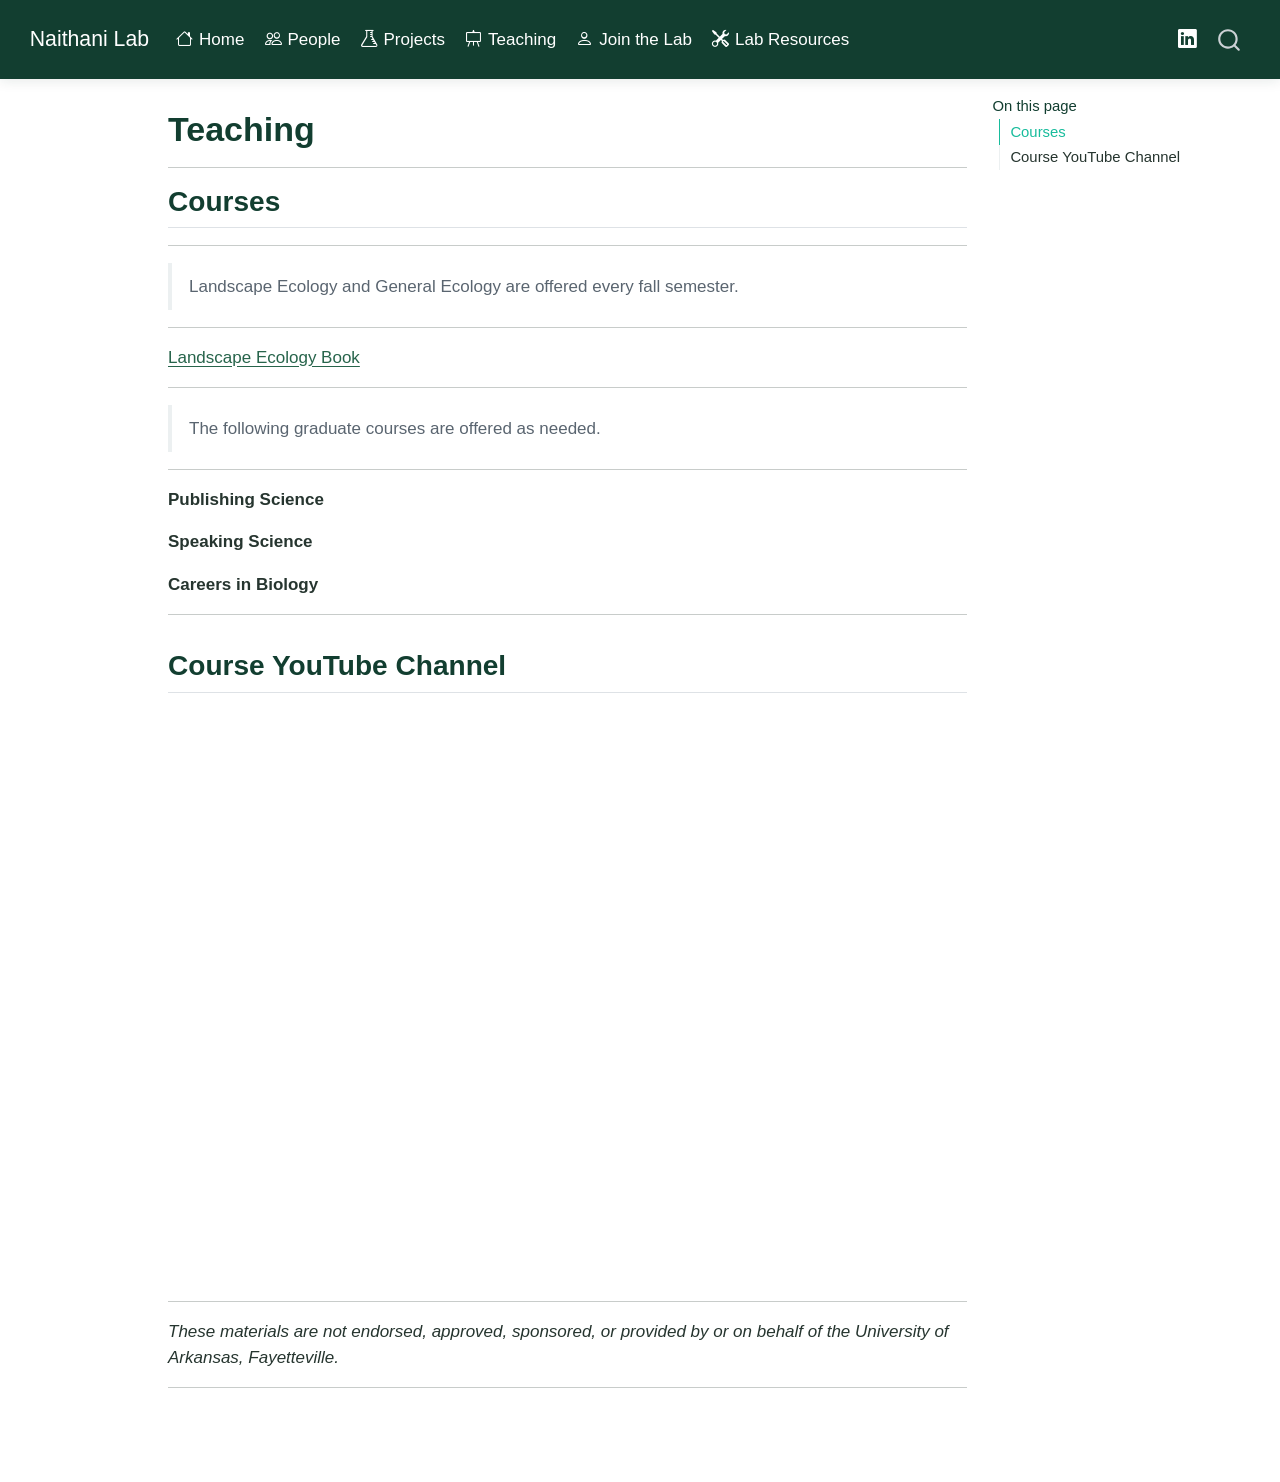
<file: docs/Teaching.html>
<!DOCTYPE html>
<html xmlns="http://www.w3.org/1999/xhtml" lang="en" xml:lang="en"><head>

<meta charset="utf-8">
<meta name="generator" content="quarto-1.10.18">

<meta name="viewport" content="width=device-width, initial-scale=1.0, user-scalable=yes">


<title>Teaching – Naithani Lab</title>
<style>
/* Default styles provided by pandoc.
** See https://pandoc.org/MANUAL.html#variables-for-html for config info.
*/
span.smallcaps{font-variant: small-caps;}
div.columns{display: flex; gap: 1.5em;}
div.column{flex: auto;}
@media screen {
div.columns{gap: min(4vw, 1.5em);}
div.column{overflow-x: auto;}
}
div.hanging-indent{margin-left: 1.5em; text-indent: -1.5em;}
ul.task-list{list-style: none;}
ul.task-list li input[type="checkbox"] {
  width: 0.8em;
  margin: 0 0.8em 0.2em -1em; /* quarto-specific, see https://github.com/quarto-dev/quarto-cli/issues/4556 */ 
  vertical-align: middle;
}
</style>


<script src="site_libs/quarto-nav/quarto-nav.js"></script>
<script src="site_libs/quarto-nav/headroom.min.js"></script>
<script src="site_libs/clipboard/clipboard.min.js"></script>
<script src="site_libs/quarto-search/autocomplete.umd.js"></script>
<script src="site_libs/quarto-search/fuse.min.js"></script>
<script src="site_libs/quarto-search/quarto-search.js"></script>
<meta name="quarto:offset" content="./">
<script src="site_libs/quarto-html/quarto.js" type="module"></script>
<script src="site_libs/quarto-html/tabsets/tabsets.js" type="module"></script>
<script src="site_libs/quarto-html/popper.min.js"></script>
<script src="site_libs/quarto-html/tippy.umd.min.js"></script>
<script src="site_libs/quarto-html/anchor.min.js"></script>
<link href="site_libs/quarto-html/tippy.css" rel="stylesheet">
<link href="site_libs/quarto-html/quarto-syntax-highlighting-64a204ab8560d761af7679ceaba22944.css" rel="stylesheet" id="quarto-text-highlighting-styles">
<script src="site_libs/bootstrap/bootstrap.min.js"></script>
<link href="site_libs/bootstrap/bootstrap-icons.css" rel="stylesheet">
<link href="site_libs/bootstrap/bootstrap-9d96f532d65220ca877c0304385df42f.min.css" rel="stylesheet" append-hash="true" id="quarto-bootstrap" data-mode="light">
<script id="quarto-search-options" type="application/json">{
  "location": "navbar",
  "copy-button": false,
  "collapse-after": 3,
  "panel-placement": "end",
  "type": "overlay",
  "limit": 50,
  "keyboard-shortcut": [
    "f",
    "/",
    "s"
  ],
  "show-item-context": false,
  "language": {
    "search-no-results-text": "No results",
    "search-matching-documents-text": "matching documents",
    "search-copy-link-title": "Copy link to search",
    "search-hide-matches-text": "Hide additional matches",
    "search-more-match-text": "more match in this document",
    "search-more-matches-text": "more matches in this document",
    "search-clear-button-title": "Clear",
    "search-text-placeholder": "",
    "search-detached-cancel-button-title": "Cancel",
    "search-submit-button-title": "Submit",
    "search-label": "Search"
  }
}</script>


<link rel="stylesheet" href="assets/style.css">
</head>

<body class="nav-fixed quarto-light">

<div id="quarto-search-results"></div>
  <header id="quarto-header" class="headroom fixed-top">
    <nav class="navbar navbar-expand-lg " data-bs-theme="dark">
      <div class="navbar-container container-fluid">
      <div class="navbar-brand-container mx-auto">
    <a class="navbar-brand" href="./index.html">
    <span class="navbar-title">Naithani Lab</span>
    </a>
  </div>
            <div id="quarto-search" class="" title="Search"></div>
          <button class="navbar-toggler" type="button" data-bs-toggle="collapse" data-bs-target="#navbarCollapse" aria-controls="navbarCollapse" role="menu" aria-expanded="false" aria-label="Toggle navigation" onclick="if (window.quartoToggleHeadroom) { window.quartoToggleHeadroom(); }">
  <span class="navbar-toggler-icon"></span>
</button>
          <div class="collapse navbar-collapse" id="navbarCollapse">
            <ul class="navbar-nav navbar-nav-scroll me-auto">
  <li class="nav-item">
    <a class="nav-link" href="./index.html"> <i class="bi bi-house" role="img">
</i> 
<span class="menu-text">Home</span></a>
  </li>  
  <li class="nav-item">
    <a class="nav-link" href="./People.html"> <i class="bi bi-people" role="img">
</i> 
<span class="menu-text">People</span></a>
  </li>  
  <li class="nav-item">
    <a class="nav-link" href="./Projects.html"> <i class="bi bi-flask" role="img">
</i> 
<span class="menu-text">Projects</span></a>
  </li>  
  <li class="nav-item">
    <a class="nav-link active" href="./Teaching.html" aria-current="page"> <i class="bi bi-easel" role="img">
</i> 
<span class="menu-text">Teaching</span></a>
  </li>  
  <li class="nav-item">
    <a class="nav-link" href="./Positions.html"> <i class="bi bi-person" role="img">
</i> 
<span class="menu-text">Join the Lab</span></a>
  </li>  
  <li class="nav-item">
    <a class="nav-link" href="./Resources.html"> <i class="bi bi-tools" role="img">
</i> 
<span class="menu-text">Lab Resources</span></a>
  </li>  
</ul>
            <ul class="navbar-nav navbar-nav-scroll ms-auto">
  <li class="nav-item compact">
    <a class="nav-link" href="https://www.linkedin.com/in/kusum-naithani-834ba013a/"> <i class="bi bi-linkedin" role="img">
</i> 
<span class="menu-text"></span></a>
  </li>  
</ul>
          </div> <!-- /navcollapse -->
            <div class="quarto-navbar-tools">
</div>
      </div> <!-- /container-fluid -->
    </nav>
</header>
<!-- content -->
<div id="quarto-content" class="quarto-container page-columns page-rows-contents page-layout-article page-navbar">
<!-- sidebar -->
<!-- margin-sidebar -->
    <div id="quarto-margin-sidebar" class="sidebar margin-sidebar">
        <nav id="TOC" role="doc-toc" class="toc-active">
    <h2 id="toc-title">On this page</h2>
   
  <ul>
  <li><a href="#courses" id="toc-courses" class="nav-link active" data-scroll-target="#courses">Courses</a></li>
  <li><a href="#course-youtube-channel" id="toc-course-youtube-channel" class="nav-link" data-scroll-target="#course-youtube-channel">Course YouTube Channel</a></li>
  </ul>
</nav>
    </div>
<!-- main -->
<main class="content" id="quarto-document-content">

<header id="title-block-header" class="quarto-title-block default">
<div class="quarto-title">
<h1 class="title">Teaching</h1>
</div>



<div class="quarto-title-meta">

    
  
    
  </div>
  


</header>


<hr>
<section id="courses" class="level2">
<h2 class="anchored" data-anchor-id="courses">Courses</h2>
<hr>
<blockquote class="blockquote">
<p>Landscape Ecology and General Ecology are offered every fall semester.</p>
</blockquote>
<hr>
<p><a href="https://naithanilab.github.io/Landscape-Ecology/">Landscape Ecology Book</a></p>
<hr>
<blockquote class="blockquote">
<p>The following graduate courses are offered as needed.</p>
</blockquote>
<hr>
<p><strong>Publishing Science</strong></p>
<p><strong>Speaking Science</strong></p>
<p><strong>Careers in Biology</strong></p>
<hr>
</section>
<section id="course-youtube-channel" class="level2">
<h2 class="anchored" data-anchor-id="course-youtube-channel">Course YouTube Channel</h2>
<div class="video-wrap">
<iframe width="100%" height="550" src="https://www.youtube.com/embed/6t21uFaOjMc?si=43WEOwBCV2T7oah7" title="YouTube video" frameborder="0" allowfullscreen="">
</iframe>
</div>
<hr>
<p><em>These materials are not endorsed, approved, sponsored, or provided by or on behalf of the University of Arkansas, Fayetteville.</em></p>
<hr>


</section>

</main> <!-- /main -->
<script id="quarto-html-after-body" type="application/javascript">
  window.document.addEventListener("DOMContentLoaded", function (event) {
    const icon = "";
    const anchorJS = new window.AnchorJS();
    anchorJS.options = {
      placement: 'right',
      icon: icon
    };
    anchorJS.add('.anchored');
    const isCodeAnnotation = (el) => {
      for (const clz of el.classList) {
        if (clz.startsWith('code-annotation-')) {                     
          return true;
        }
      }
      return false;
    }
    const onCopySuccess = function(e) {
      // button target
      const button = e.trigger;
      // don't keep focus
      button.blur();
      // flash "checked"
      button.classList.add('code-copy-button-checked');
      var currentTitle = button.getAttribute("title");
      button.setAttribute("title", "Copied!");
      let tooltip;
      if (window.bootstrap) {
        button.setAttribute("data-bs-toggle", "tooltip");
        button.setAttribute("data-bs-placement", "left");
        button.setAttribute("data-bs-title", "Copied!");
        tooltip = new bootstrap.Tooltip(button, 
          { trigger: "manual", 
            customClass: "code-copy-button-tooltip",
            offset: [0, -8]});
        tooltip.show();    
      }
      setTimeout(function() {
        if (tooltip) {
          tooltip.hide();
          button.removeAttribute("data-bs-title");
          button.removeAttribute("data-bs-toggle");
          button.removeAttribute("data-bs-placement");
        }
        button.setAttribute("title", currentTitle);
        button.classList.remove('code-copy-button-checked');
      }, 1000);
      // clear code selection
      e.clearSelection();
    }
    const getTextToCopy = function(trigger) {
      const outerScaffold = trigger.parentElement.cloneNode(true);
      const codeEl = outerScaffold.querySelector('code');
      for (const childEl of codeEl.children) {
        if (isCodeAnnotation(childEl)) {
          childEl.remove();
        }
      }
      return codeEl.innerText;
    }
    const clipboard = new window.ClipboardJS('.code-copy-button:not([data-in-quarto-modal])', {
      text: getTextToCopy
    });
    clipboard.on('success', onCopySuccess);
    if (window.document.getElementById('quarto-embedded-source-code-modal')) {
      const clipboardModal = new window.ClipboardJS('.code-copy-button[data-in-quarto-modal]', {
        text: getTextToCopy,
        container: window.document.getElementById('quarto-embedded-source-code-modal')
      });
      clipboardModal.on('success', onCopySuccess);
    }
      var localhostRegex = new RegExp(/^(?:http|https):\/\/localhost\:?[0-9]*\//);
      var mailtoRegex = new RegExp(/^mailto:/);
        var filterRegex = new RegExp('/' + window.location.host + '/');
      var isInternal = (href) => {
          return filterRegex.test(href) || localhostRegex.test(href) || mailtoRegex.test(href);
      }
      // Inspect non-navigation links and adorn them if external
     var links = window.document.querySelectorAll('a[href]:not(.nav-link):not(.navbar-brand):not(.toc-action):not(.sidebar-link):not(.sidebar-item-toggle):not(.pagination-link):not(.no-external):not([aria-hidden]):not(.dropdown-item):not(.quarto-navigation-tool):not(.about-link)');
      for (var i=0; i<links.length; i++) {
        const link = links[i];
        if (!isInternal(link.href)) {
          // undo the damage that might have been done by quarto-nav.js in the case of
          // links that we want to consider external
          if (link.dataset.originalHref !== undefined) {
            link.href = link.dataset.originalHref;
          }
        }
      }
    function tippyHover(el, contentFn, onTriggerFn, onUntriggerFn) {
      const config = {
        allowHTML: true,
        maxWidth: 500,
        delay: 100,
        arrow: false,
        appendTo: function(el) {
            return el.parentElement;
        },
        interactive: true,
        interactiveBorder: 10,
        theme: 'quarto',
        placement: 'bottom-start',
      };
      if (contentFn) {
        config.content = contentFn;
      }
      if (onTriggerFn) {
        config.onTrigger = onTriggerFn;
      }
      if (onUntriggerFn) {
        config.onUntrigger = onUntriggerFn;
      }
      window.tippy(el, config); 
    }
    const noterefs = window.document.querySelectorAll('a[role="doc-noteref"]');
    for (var i=0; i<noterefs.length; i++) {
      const ref = noterefs[i];
      tippyHover(ref, function() {
        // use id or data attribute instead here
        let href = ref.getAttribute('data-footnote-href') || ref.getAttribute('href');
        try { href = new URL(href).hash; } catch {}
        const id = href.replace(/^#\/?/, "");
        const note = window.document.getElementById(id);
        if (note) {
          return note.innerHTML;
        } else {
          return "";
        }
      });
    }
    const xrefs = window.document.querySelectorAll('a.quarto-xref');
    const processXRef = (id, note) => {
      // Strip column container classes
      const stripColumnClz = (el) => {
        el.classList.remove("page-full", "page-columns");
        if (el.children) {
          for (const child of el.children) {
            stripColumnClz(child);
          }
        }
      }
      stripColumnClz(note)
      if (id === null || id.startsWith('sec-')) {
        // Special case sections, only their first couple elements
        const container = document.createElement("div");
        if (note.children && note.children.length > 2) {
          container.appendChild(note.children[0].cloneNode(true));
          for (let i = 1; i < note.children.length; i++) {
            const child = note.children[i];
            if (child.tagName === "P" && child.innerText === "") {
              continue;
            } else {
              container.appendChild(child.cloneNode(true));
              break;
            }
          }
          if (window.Quarto?.typesetMath) {
            window.Quarto.typesetMath(container);
          }
          return container.innerHTML
        } else {
          if (window.Quarto?.typesetMath) {
            window.Quarto.typesetMath(note);
          }
          return note.innerHTML;
        }
      } else {
        // Remove any anchor links if they are present
        const anchorLink = note.querySelector('a.anchorjs-link');
        if (anchorLink) {
          anchorLink.remove();
        }
        if (window.Quarto?.typesetMath) {
          window.Quarto.typesetMath(note);
        }
        if (note.classList.contains("callout")) {
          return note.outerHTML;
        } else {
          return note.innerHTML;
        }
      }
    }
    for (var i=0; i<xrefs.length; i++) {
      const xref = xrefs[i];
      tippyHover(xref, undefined, function(instance) {
        instance.disable();
        let url = xref.getAttribute('href');
        let hash = undefined; 
        if (url.startsWith('#')) {
          hash = url;
        } else {
          try { hash = new URL(url).hash; } catch {}
        }
        if (hash) {
          const id = hash.replace(/^#\/?/, "");
          const note = window.document.getElementById(id);
          if (note !== null) {
            try {
              const html = processXRef(id, note.cloneNode(true));
              instance.setContent(html);
            } finally {
              instance.enable();
              instance.show();
            }
          } else {
            // See if we can fetch this
            fetch(url.split('#')[0])
            .then(res => res.text())
            .then(html => {
              const parser = new DOMParser();
              const htmlDoc = parser.parseFromString(html, "text/html");
              const note = htmlDoc.getElementById(id);
              if (note !== null) {
                const html = processXRef(id, note);
                instance.setContent(html);
              } 
            }).finally(() => {
              instance.enable();
              instance.show();
            });
          }
        } else {
          // See if we can fetch a full url (with no hash to target)
          // This is a special case and we should probably do some content thinning / targeting
          fetch(url)
          .then(res => res.text())
          .then(html => {
            const parser = new DOMParser();
            const htmlDoc = parser.parseFromString(html, "text/html");
            const note = htmlDoc.querySelector('main.content');
            if (note !== null) {
              // This should only happen for chapter cross references
              // (since there is no id in the URL)
              // remove the first header
              if (note.children.length > 0 && note.children[0].tagName === "HEADER") {
                note.children[0].remove();
              }
              const html = processXRef(null, note);
              instance.setContent(html);
            } 
          }).finally(() => {
            instance.enable();
            instance.show();
          });
        }
      }, function(instance) {
      });
    }
        let selectedAnnoteEl;
        const selectorForAnnotation = ( cell, annotation) => {
          let cellAttr = 'data-code-cell="' + cell + '"';
          let lineAttr = 'data-code-annotation="' +  annotation + '"';
          const selector = 'span[' + cellAttr + '][' + lineAttr + ']';
          return selector;
        }
        const selectCodeLines = (annoteEl) => {
          const doc = window.document;
          const targetCell = annoteEl.getAttribute("data-target-cell");
          const targetAnnotation = annoteEl.getAttribute("data-target-annotation");
          const annoteSpan = window.document.querySelector(selectorForAnnotation(targetCell, targetAnnotation));
          const lines = annoteSpan.getAttribute("data-code-lines").split(",");
          const lineIds = lines.map((line) => {
            return targetCell + "-" + line;
          })
          let top = null;
          let height = null;
          let parent = null;
          if (lineIds.length > 0) {
              //compute the position of the single el (top and bottom and make a div)
              const el = window.document.getElementById(lineIds[0]);
              top = el.offsetTop;
              height = el.offsetHeight;
              parent = el.parentElement.parentElement;
            if (lineIds.length > 1) {
              const lastEl = window.document.getElementById(lineIds[lineIds.length - 1]);
              const bottom = lastEl.offsetTop + lastEl.offsetHeight;
              height = bottom - top;
            }
            if (top !== null && height !== null && parent !== null) {
              // cook up a div (if necessary) and position it 
              let div = window.document.getElementById("code-annotation-line-highlight");
              if (div === null) {
                div = window.document.createElement("div");
                div.setAttribute("id", "code-annotation-line-highlight");
                div.style.position = 'absolute';
                parent.appendChild(div);
              }
              div.style.top = top - 2 + "px";
              div.style.height = height + 4 + "px";
              div.style.left = 0;
              let gutterDiv = window.document.getElementById("code-annotation-line-highlight-gutter");
              if (gutterDiv === null) {
                gutterDiv = window.document.createElement("div");
                gutterDiv.setAttribute("id", "code-annotation-line-highlight-gutter");
                gutterDiv.style.position = 'absolute';
                const codeCell = window.document.getElementById(targetCell);
                const gutter = codeCell.querySelector('.code-annotation-gutter');
                gutter.appendChild(gutterDiv);
              }
              gutterDiv.style.top = top - 2 + "px";
              gutterDiv.style.height = height + 4 + "px";
            }
            selectedAnnoteEl = annoteEl;
          }
        };
        const unselectCodeLines = () => {
          const elementsIds = ["code-annotation-line-highlight", "code-annotation-line-highlight-gutter"];
          elementsIds.forEach((elId) => {
            const div = window.document.getElementById(elId);
            if (div) {
              div.remove();
            }
          });
          selectedAnnoteEl = undefined;
        };
          // Handle positioning of the toggle
      window.addEventListener(
        "resize",
        throttle(() => {
          elRect = undefined;
          if (selectedAnnoteEl) {
            selectCodeLines(selectedAnnoteEl);
          }
        }, 10)
      );
      function throttle(fn, ms) {
      let throttle = false;
      let timer;
        return (...args) => {
          if(!throttle) { // first call gets through
              fn.apply(this, args);
              throttle = true;
          } else { // all the others get throttled
              if(timer) clearTimeout(timer); // cancel #2
              timer = setTimeout(() => {
                fn.apply(this, args);
                timer = throttle = false;
              }, ms);
          }
        };
      }
        // Attach click handler to the DT
        const annoteDls = window.document.querySelectorAll('dt[data-target-cell]');
        for (const annoteDlNode of annoteDls) {
          annoteDlNode.addEventListener('click', (event) => {
            const clickedEl = event.target;
            if (clickedEl !== selectedAnnoteEl) {
              unselectCodeLines();
              const activeEl = window.document.querySelector('dt[data-target-cell].code-annotation-active');
              if (activeEl) {
                activeEl.classList.remove('code-annotation-active');
              }
              selectCodeLines(clickedEl);
              clickedEl.classList.add('code-annotation-active');
            } else {
              // Unselect the line
              unselectCodeLines();
              clickedEl.classList.remove('code-annotation-active');
            }
          });
        }
    const findCites = (el) => {
      const parentEl = el.parentElement;
      if (parentEl) {
        const cites = parentEl.dataset.cites;
        if (cites) {
          return {
            el,
            cites: cites.split(' ')
          };
        } else {
          return findCites(el.parentElement)
        }
      } else {
        return undefined;
      }
    };
    var bibliorefs = window.document.querySelectorAll('a[role="doc-biblioref"]');
    for (var i=0; i<bibliorefs.length; i++) {
      const ref = bibliorefs[i];
      const citeInfo = findCites(ref);
      if (citeInfo) {
        tippyHover(citeInfo.el, function() {
          var popup = window.document.createElement('div');
          citeInfo.cites.forEach(function(cite) {
            var citeDiv = window.document.createElement('div');
            citeDiv.classList.add('hanging-indent');
            citeDiv.classList.add('csl-entry');
            var biblioDiv = window.document.getElementById('ref-' + cite);
            if (biblioDiv) {
              citeDiv.innerHTML = biblioDiv.innerHTML;
            }
            popup.appendChild(citeDiv);
          });
          return popup.innerHTML;
        });
      }
    }
  });
  </script>
</div> <!-- /content -->




</body></html>
</file>
<file: docs/site_libs/quarto-html/tippy.css>
.tippy-box[data-animation=fade][data-state=hidden]{opacity:0}[data-tippy-root]{max-width:calc(100vw - 10px)}.tippy-box{position:relative;background-color:#333;color:#fff;border-radius:4px;font-size:14px;line-height:1.4;white-space:normal;outline:0;transition-property:transform,visibility,opacity}.tippy-box[data-placement^=top]>.tippy-arrow{bottom:0}.tippy-box[data-placement^=top]>.tippy-arrow:before{bottom:-7px;left:0;border-width:8px 8px 0;border-top-color:initial;transform-origin:center top}.tippy-box[data-placement^=bottom]>.tippy-arrow{top:0}.tippy-box[data-placement^=bottom]>.tippy-arrow:before{top:-7px;left:0;border-width:0 8px 8px;border-bottom-color:initial;transform-origin:center bottom}.tippy-box[data-placement^=left]>.tippy-arrow{right:0}.tippy-box[data-placement^=left]>.tippy-arrow:before{border-width:8px 0 8px 8px;border-left-color:initial;right:-7px;transform-origin:center left}.tippy-box[data-placement^=right]>.tippy-arrow{left:0}.tippy-box[data-placement^=right]>.tippy-arrow:before{left:-7px;border-width:8px 8px 8px 0;border-right-color:initial;transform-origin:center right}.tippy-box[data-inertia][data-state=visible]{transition-timing-function:cubic-bezier(.54,1.5,.38,1.11)}.tippy-arrow{width:16px;height:16px;color:#333}.tippy-arrow:before{content:"";position:absolute;border-color:transparent;border-style:solid}.tippy-content{position:relative;padding:5px 9px;z-index:1}
</file>
<file: docs/site_libs/quarto-html/quarto-syntax-highlighting-64a204ab8560d761af7679ceaba22944.css>
/* quarto syntax highlight colors */
:root {
  --quarto-hl-ot-color: #003B4F;
  --quarto-hl-at-color: #657422;
  --quarto-hl-ss-color: #20794D;
  --quarto-hl-an-color: #5E5E5E;
  --quarto-hl-fu-color: #4758AB;
  --quarto-hl-st-color: #20794D;
  --quarto-hl-cf-color: #003B4F;
  --quarto-hl-op-color: #5E5E5E;
  --quarto-hl-er-color: #AD0000;
  --quarto-hl-bn-color: #AD0000;
  --quarto-hl-al-color: #AD0000;
  --quarto-hl-va-color: #111111;
  --quarto-hl-bu-color: inherit;
  --quarto-hl-ex-color: inherit;
  --quarto-hl-pp-color: #AD0000;
  --quarto-hl-in-color: #5E5E5E;
  --quarto-hl-vs-color: #20794D;
  --quarto-hl-wa-color: #5E5E5E;
  --quarto-hl-do-color: #5E5E5E;
  --quarto-hl-im-color: #00769E;
  --quarto-hl-ch-color: #20794D;
  --quarto-hl-dt-color: #AD0000;
  --quarto-hl-fl-color: #AD0000;
  --quarto-hl-co-color: #5E5E5E;
  --quarto-hl-cv-color: #5E5E5E;
  --quarto-hl-cn-color: #8f5902;
  --quarto-hl-sc-color: #5E5E5E;
  --quarto-hl-dv-color: #AD0000;
  --quarto-hl-kw-color: #003B4F;
}

/* other quarto variables */
:root {
  --quarto-font-monospace: SFMono-Regular, Menlo, Monaco, Consolas, "Liberation Mono", "Courier New", monospace;
}

/* syntax highlight based on Pandoc's rules */
pre > code.sourceCode > span {
  color: #003B4F;
}

code.sourceCode > span {
  color: #003B4F;
}

div.sourceCode,
div.sourceCode pre.sourceCode {
  color: #003B4F;
}

/* Normal */
code span {
  color: #003B4F;
}

/* Alert */
code span.al {
  color: #AD0000;
  font-style: inherit;
}

/* Annotation */
code span.an {
  color: #5E5E5E;
  font-style: inherit;
}

/* Attribute */
code span.at {
  color: #657422;
  font-style: inherit;
}

/* BaseN */
code span.bn {
  color: #AD0000;
  font-style: inherit;
}

/* BuiltIn */
code span.bu {
  font-style: inherit;
}

/* ControlFlow */
code span.cf {
  color: #003B4F;
  font-weight: bold;
  font-style: inherit;
}

/* Char */
code span.ch {
  color: #20794D;
  font-style: inherit;
}

/* Constant */
code span.cn {
  color: #8f5902;
  font-style: inherit;
}

/* Comment */
code span.co {
  color: #5E5E5E;
  font-style: inherit;
}

/* CommentVar */
code span.cv {
  color: #5E5E5E;
  font-style: italic;
}

/* Documentation */
code span.do {
  color: #5E5E5E;
  font-style: italic;
}

/* DataType */
code span.dt {
  color: #AD0000;
  font-style: inherit;
}

/* DecVal */
code span.dv {
  color: #AD0000;
  font-style: inherit;
}

/* Error */
code span.er {
  color: #AD0000;
  font-style: inherit;
}

/* Extension */
code span.ex {
  font-style: inherit;
}

/* Float */
code span.fl {
  color: #AD0000;
  font-style: inherit;
}

/* Function */
code span.fu {
  color: #4758AB;
  font-style: inherit;
}

/* Import */
code span.im {
  color: #00769E;
  font-style: inherit;
}

/* Information */
code span.in {
  color: #5E5E5E;
  font-style: inherit;
}

/* Keyword */
code span.kw {
  color: #003B4F;
  font-weight: bold;
  font-style: inherit;
}

/* Operator */
code span.op {
  color: #5E5E5E;
  font-style: inherit;
}

/* Other */
code span.ot {
  color: #003B4F;
  font-style: inherit;
}

/* Preprocessor */
code span.pp {
  color: #AD0000;
  font-style: inherit;
}

/* SpecialChar */
code span.sc {
  color: #5E5E5E;
  font-style: inherit;
}

/* SpecialString */
code span.ss {
  color: #20794D;
  font-style: inherit;
}

/* String */
code span.st {
  color: #20794D;
  font-style: inherit;
}

/* Variable */
code span.va {
  color: #111111;
  font-style: inherit;
}

/* VerbatimString */
code span.vs {
  color: #20794D;
  font-style: inherit;
}

/* Warning */
code span.wa {
  color: #5E5E5E;
  font-style: italic;
}

.prevent-inlining {
  content: "</";
}

/*# sourceMappingURL=9d8d5bb603a83b8298b89080a598c93b.css.map */
</file>
<file: docs/assets/style.css>
/* Naithani Lab */
:root{--forest:#123e30;--leaf:#27644b;--mist:#f2f7f2;--ink:#26352f;--gold:#d9b768}
body{color:var(--ink);font-family:"Helvetica Neue",Arial,sans-serif;background:#fff}
.navbar{background:var(--forest)!important;border:0!important;box-shadow:0 2px 12px #142e251a}
.navbar .navbar-brand,.navbar .navbar-nav>li>a{color:white!important}
.navbar .navbar-nav>li>a:hover{background:#275d47!important}
.main-container{max-width:1180px!important}
h1,h2,h3{color:var(--forest)}
a{color:var(--leaf)}
.lab-banner img{width:100%;display:block;object-fit:cover;border-radius:0 0 16px 16px}
.lab-banner{margin:0 0 24px}
.lab-hero{padding:32px 8px 44px}
.lab-eyebrow{color:var(--leaf);font-weight:800;letter-spacing:.15em;font-size:12px;text-transform:uppercase}
.lab-hero h1{font-size:clamp(32px,4vw,52px);font-weight:750;line-height:1.13;max-width:850px;margin:14px 0 18px}
.lab-intro{font-size:clamp(17px,1.8vw,21px);line-height:1.65;max-width:900px;color:#43564b}
.lab-actions{display:flex;gap:12px;flex-wrap:wrap;margin-top:25px}
.lab-actions a{display:inline-flex;padding:13px 20px;border-radius:7px;text-decoration:none!important;font-weight:700;background:var(--forest);color:white!important}
.lab-actions a.secondary{background:#fff;color:var(--forest)!important;border:2px solid var(--forest)}
.lab-section{padding:38px 0 50px;border-top:1px solid #dce8df}
.lab-section.alt{background:var(--mist);padding:40px 24px;border-radius:14px;border-top:0;margin-bottom:32px}
.lab-section h2{font-size:clamp(25px,3vw,35px);font-weight:750;margin:4px 0 16px}
.lab-section .section-intro{font-size:17px;max-width:780px;color:#53645a;line-height:1.6}
.lab-grid{display:grid;grid-template-columns:repeat(3,minmax(0,1fr));gap:20px;margin-top:26px}
.lab-card{border:1px solid #dce7df;border-radius:12px;padding:25px;background:white;box-shadow:0 5px 20px #143f3010;display:flex;flex-direction:column;align-items:flex-start}
.lab-card h3{font-size:21px;margin:0 0 10px;font-weight:750}
.lab-card p{line-height:1.6;flex:1}
.lab-card a{font-weight:750;text-decoration:none}
.lab-notice{border-left:5px solid var(--gold);background:#fffaf0;padding:18px 22px;border-radius:6px;line-height:1.6}
.lab-footer{font-size:13px;color:#69786f;padding:28px 0}
@media(max-width:750px){.lab-grid{grid-template-columns:1fr}.lab-hero{padding:20px 0 34px}.lab-section.alt{padding:28px 18px}.lab-actions a{width:100%;justify-content:center}.lab-banner img{border-radius:10px}}
</file>
